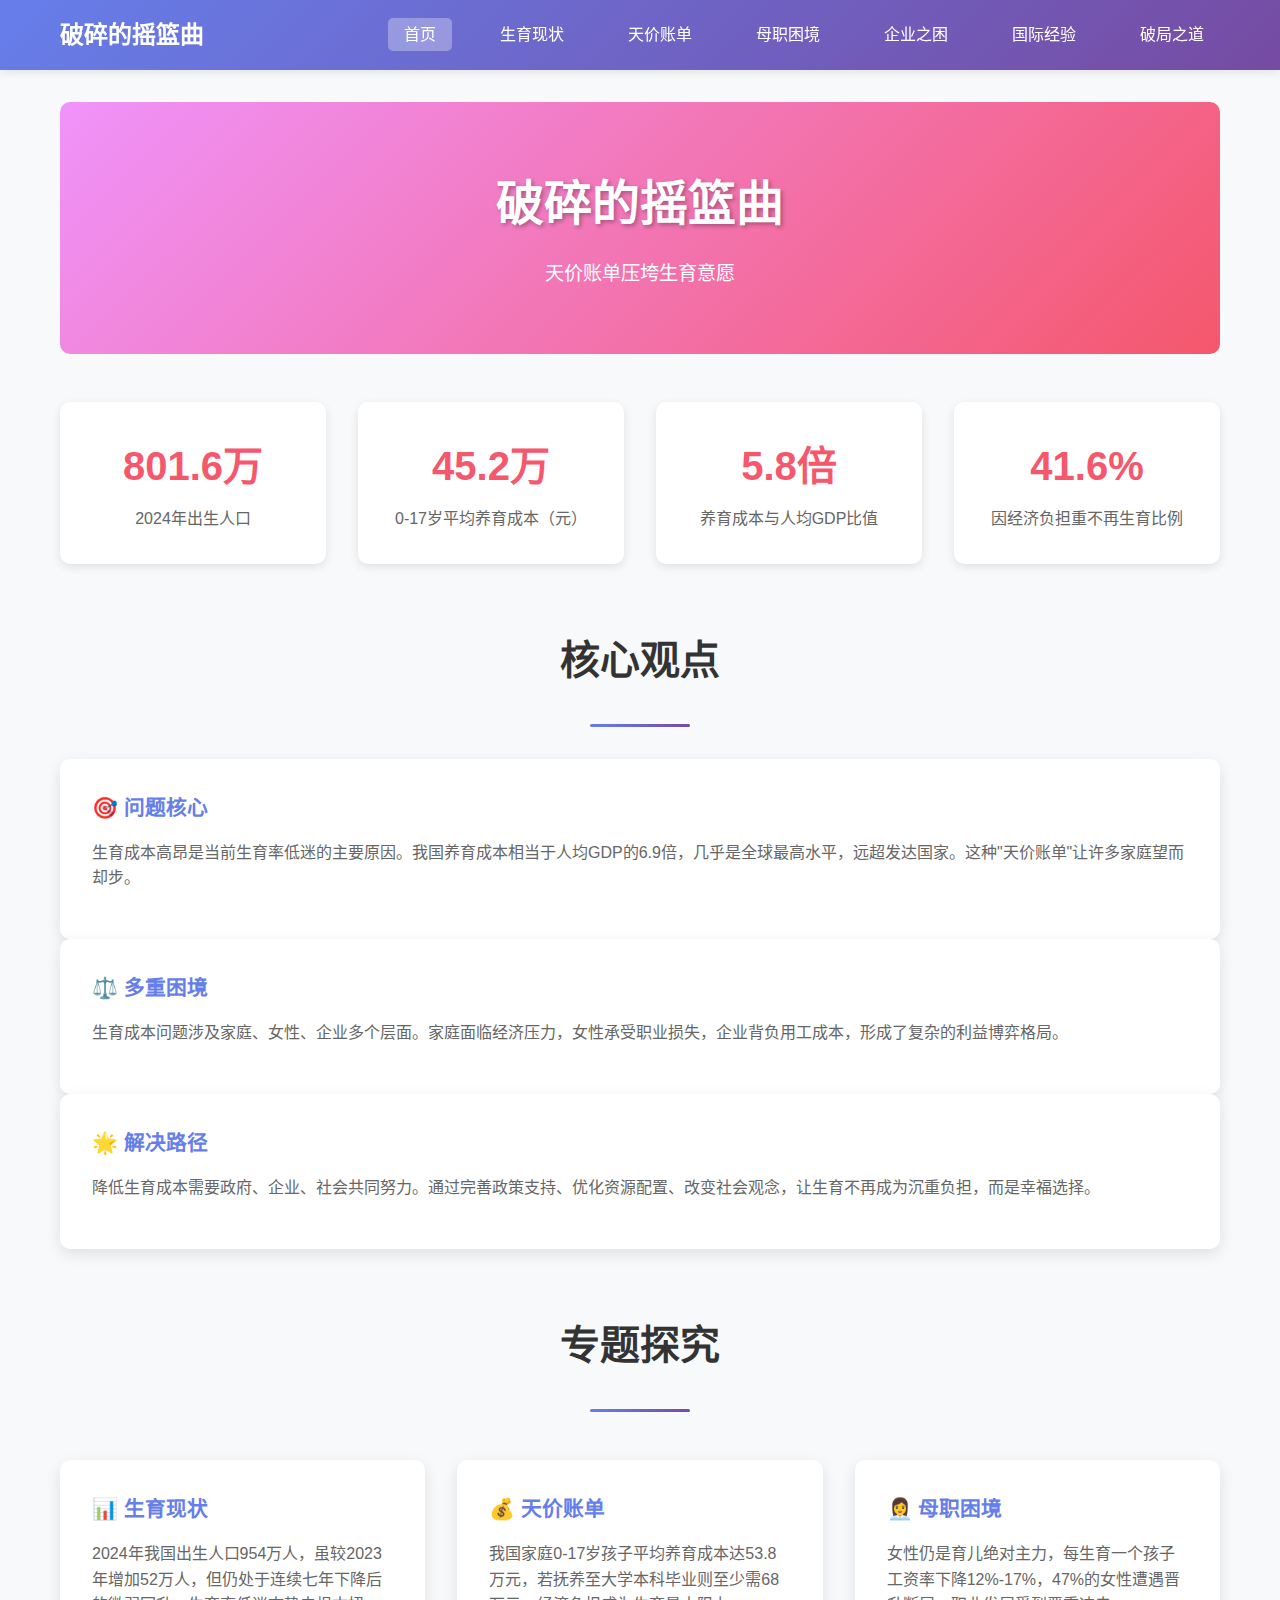
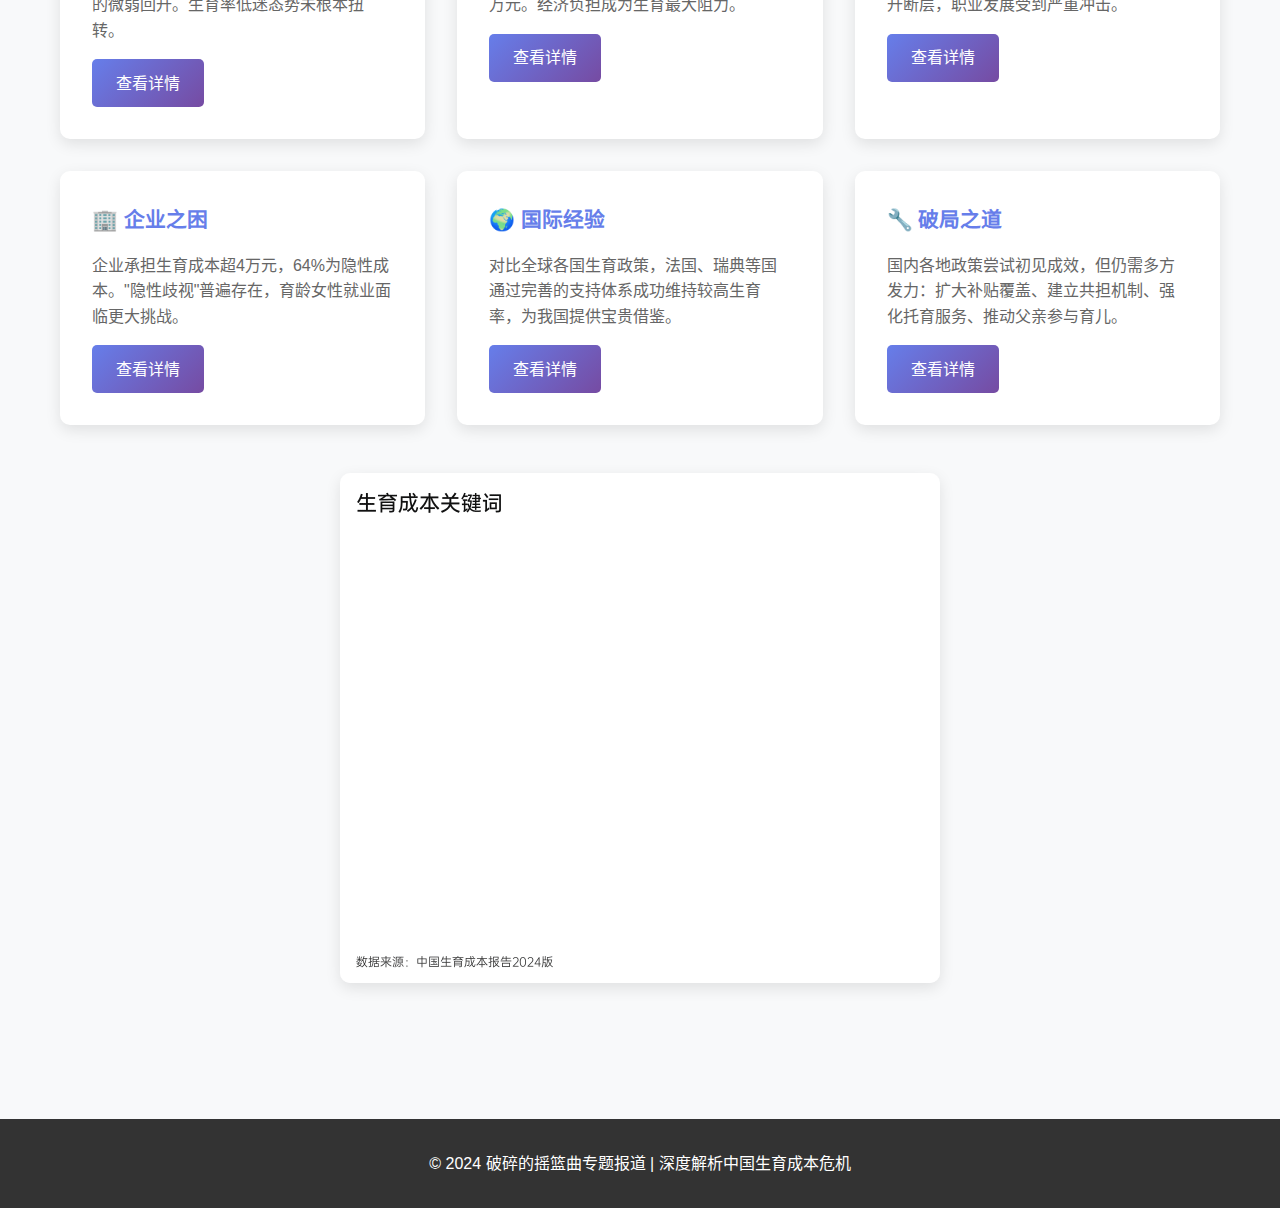
<file: index.html>
<!DOCTYPE html>
<html lang="zh-CN">
<head>
    <meta charset="UTF-8">
    <meta name="viewport" content="width=device-width, initial-scale=1.0">
    <title>破碎的摇篮曲：天价账单压垮生育意愿</title>
    <link rel="stylesheet" href="css/style.css">
</head>
<body>
    <!-- 导航栏 -->
    <nav class="navbar">
        <div class="nav-container">
            <a href="index.html" class="logo">破碎的摇篮曲</a>
            <ul class="nav-menu">
                <li><a href="index.html">首页</a></li>
                <li><a href="birth-status.html">生育现状</a></li>
                <li><a href="cost-analysis.html">天价账单</a></li>
                <li><a href="maternal-challenges.html">母职困境</a></li>
                <li><a href="enterprise-burden.html">企业之困</a></li>
                <li><a href="international-experience.html">国际经验</a></li>
                <li><a href="solutions.html">破局之道</a></li>
            </ul>
        </div>
    </nav>

    <!-- 主要内容 -->
    <main class="container">
        <!-- 英雄区域 -->
        <section class="hero">
            <h1>破碎的摇篮曲</h1>
            <p>天价账单压垮生育意愿</p>
        </section>

        <!-- 核心数据统计 -->
        <section class="stats">
            <div class="stat-item">
                <span class="stat-number">954万</span>
                <div class="stat-label">2024年出生人口</div>
            </div>
            <div class="stat-item">
                <span class="stat-number">53.8万</span>
                <div class="stat-label">0-17岁平均养育成本（元）</div>
            </div>
            <div class="stat-item">
                <span class="stat-number">6.9倍</span>
                <div class="stat-label">养育成本与人均GDP比值</div>
            </div>
            <div class="stat-item">
                <span class="stat-number">49.55%</span>
                <div class="stat-label">因经济负担重不再生育比例</div>
            </div>
        </section>

        <!-- 核心观点 -->
        <section style="margin: 4rem 0;">
            <h2 class="section-title">核心观点</h2>
            <hr class="divider">
            
            <div class="card">
                <h3>🎯 问题核心</h3>
                <p>生育成本高昂是当前生育率低迷的主要原因。我国养育成本相当于人均GDP的6.9倍，几乎是全球最高水平，远超发达国家。这种"天价账单"让许多家庭望而却步。</p>
            </div>

            <div class="card">
                <h3>⚖️ 多重困境</h3>
                <p>生育成本问题涉及家庭、女性、企业多个层面。家庭面临经济压力，女性承受职业损失，企业背负用工成本，形成了复杂的利益博弈格局。</p>
            </div>

            <div class="card">
                <h3>🌟 解决路径</h3>
                <p>降低生育成本需要政府、企业、社会共同努力。通过完善政策支持、优化资源配置、改变社会观念，让生育不再成为沉重负担，而是幸福选择。</p>
            </div>
        </section>

        <!-- 专题导航卡片 -->
        <h2 class="section-title">专题探究</h2>
        <hr class="divider">
        
        <div class="card-grid">
            <div class="card">
                <h3>📊 生育现状</h3>
                <p>2024年我国出生人口954万人，虽较2023年增加52万人，但仍处于连续七年下降后的微弱回升。生育率低迷态势未根本扭转。</p>
                <a href="birth-status.html" class="card-link">查看详情</a>
            </div>

            <div class="card">
                <h3>💰 天价账单</h3>
                <p>我国家庭0-17岁孩子平均养育成本达53.8万元，若抚养至大学本科毕业则至少需68万元。经济负担成为生育最大阻力。</p>
                <a href="cost-analysis.html" class="card-link">查看详情</a>
            </div>

            <div class="card">
                <h3>👩‍💼 母职困境</h3>
                <p>女性仍是育儿绝对主力，每生育一个孩子工资率下降12%-17%，47%的女性遭遇晋升断层，职业发展受到严重冲击。</p>
                <a href="maternal-challenges.html" class="card-link">查看详情</a>
            </div>

            <div class="card">
                <h3>🏢 企业之困</h3>
                <p>企业承担生育成本超4万元，64%为隐性成本。"隐性歧视"普遍存在，育龄女性就业面临更大挑战。</p>
                <a href="enterprise-burden.html" class="card-link">查看详情</a>
            </div>

            <div class="card">
                <h3>🌍 国际经验</h3>
                <p>对比全球各国生育政策，法国、瑞典等国通过完善的支持体系成功维持较高生育率，为我国提供宝贵借鉴。</p>
                <a href="international-experience.html" class="card-link">查看详情</a>
            </div>

            <div class="card">
                <h3>🔧 破局之道</h3>
                <p>国内各地政策尝试初见成效，但仍需多方发力：扩大补贴覆盖、建立共担机制、强化托育服务、推动父亲参与育儿。</p>
                <a href="solutions.html" class="card-link">查看详情</a>
            </div>


        </div>

        <!-- 图片展示 -->
        <div class="image-container">
            <img src="image/生育成本关键词GIF.gif" alt="生育成本关键词" style="max-width: 600px;">
        </div>
    </main>

    <!-- 页脚 -->
    <footer class="footer">
        <p>&copy; 2024 破碎的摇篮曲专题报道 | 深度解析中国生育成本危机</p>
    </footer>

    <script src="js/main.js"></script>
</body>
</html>
</file>
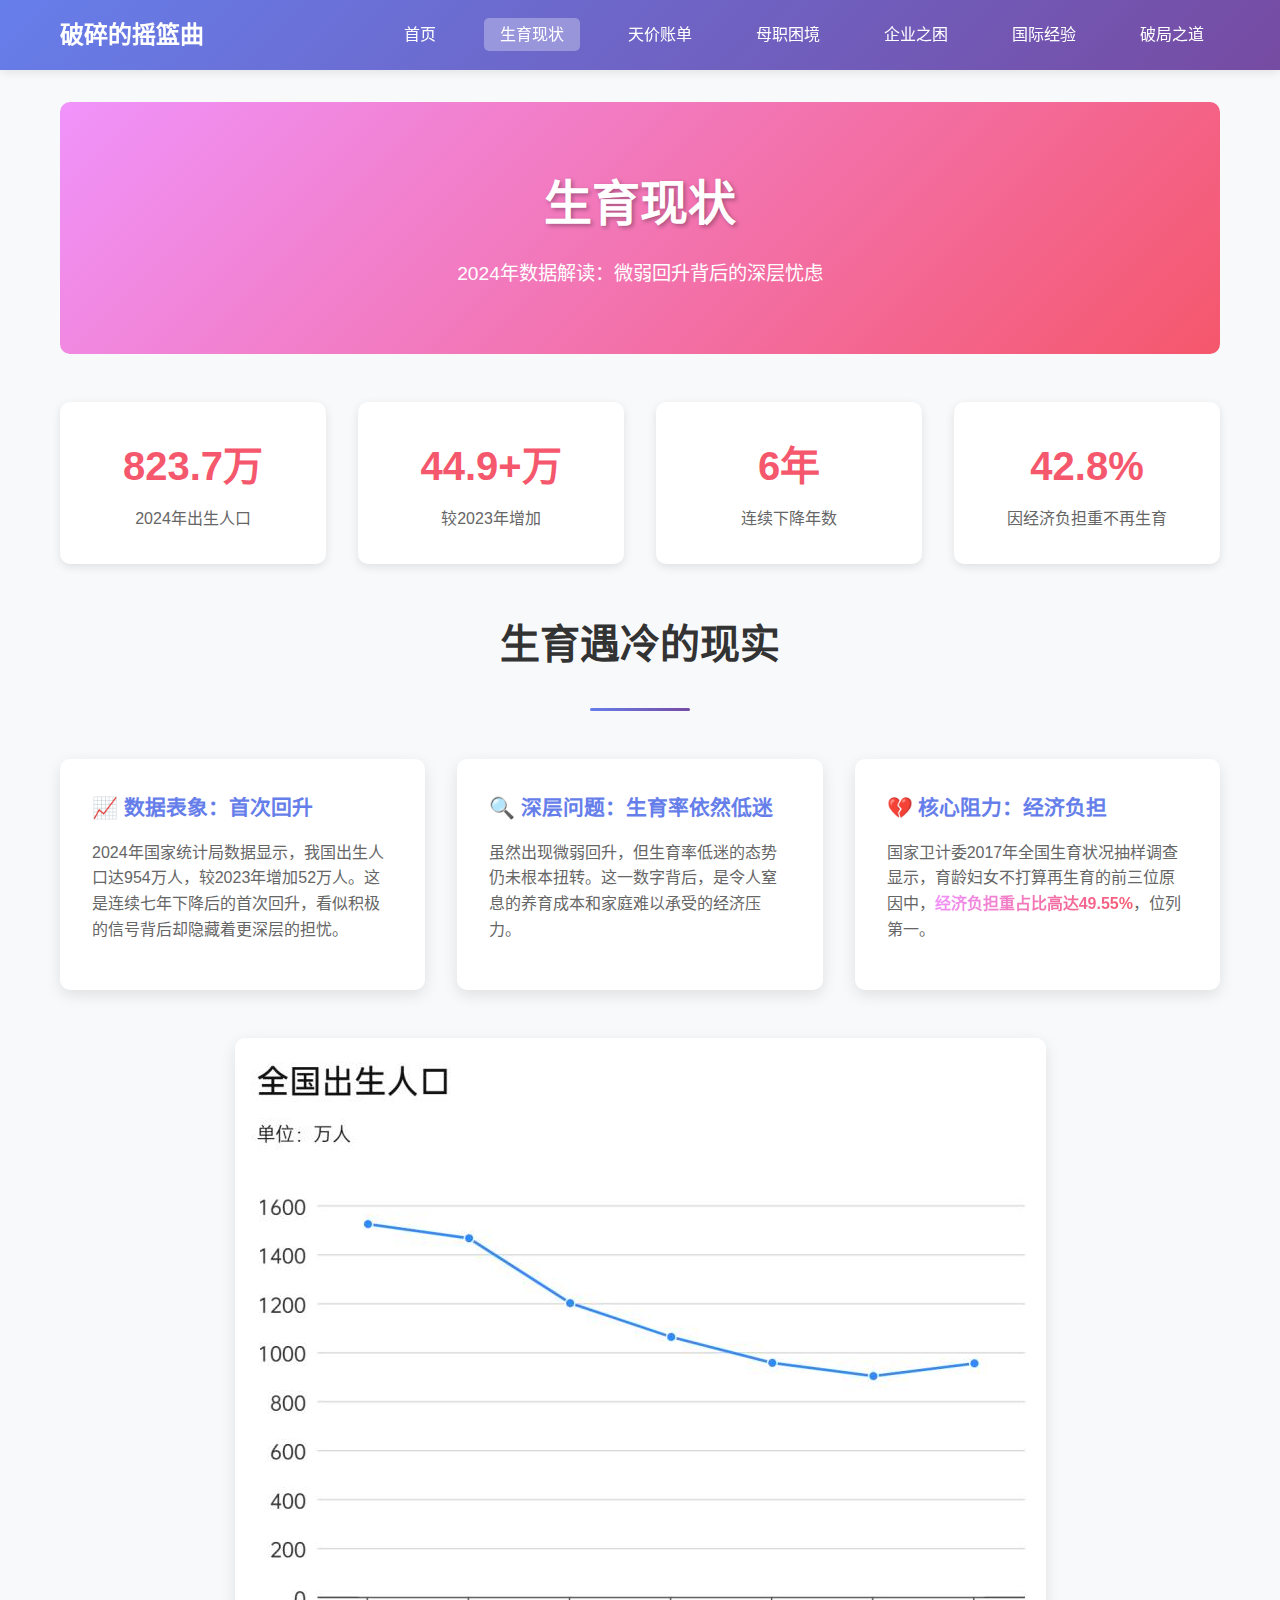
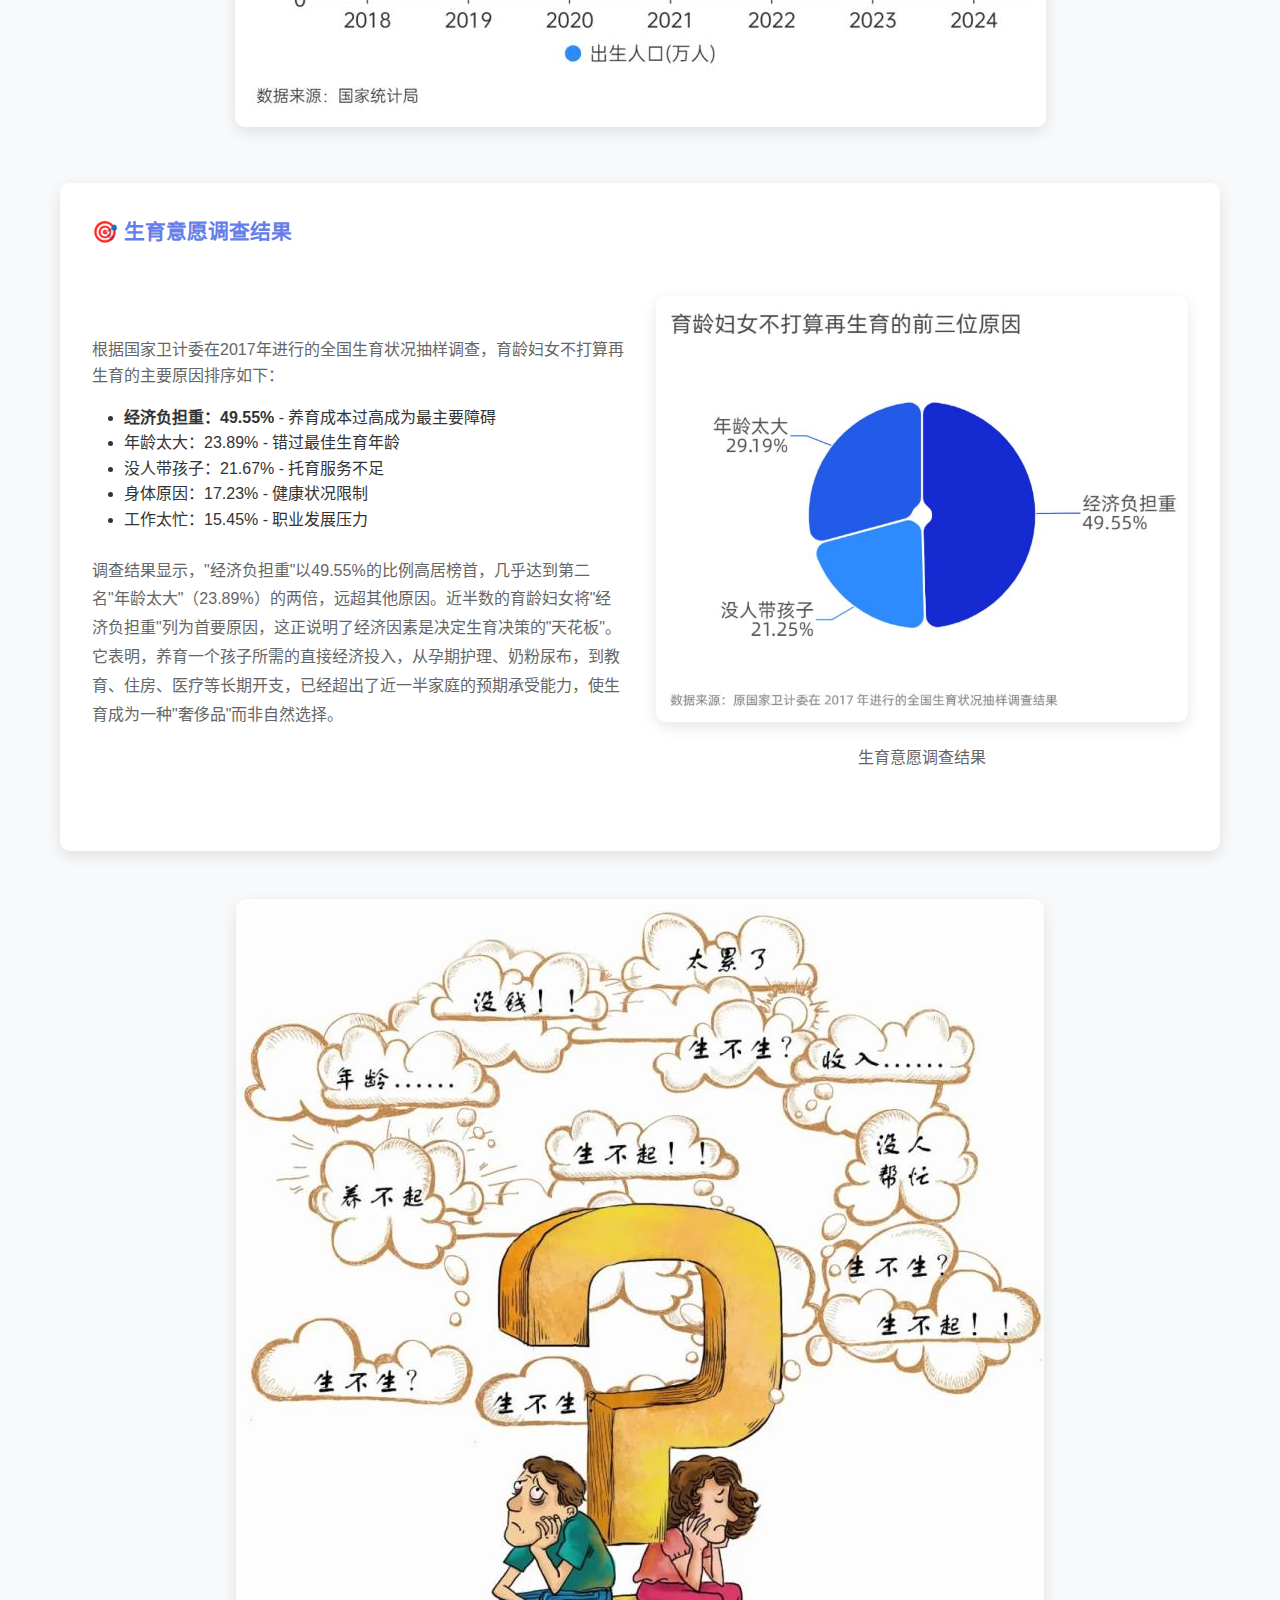
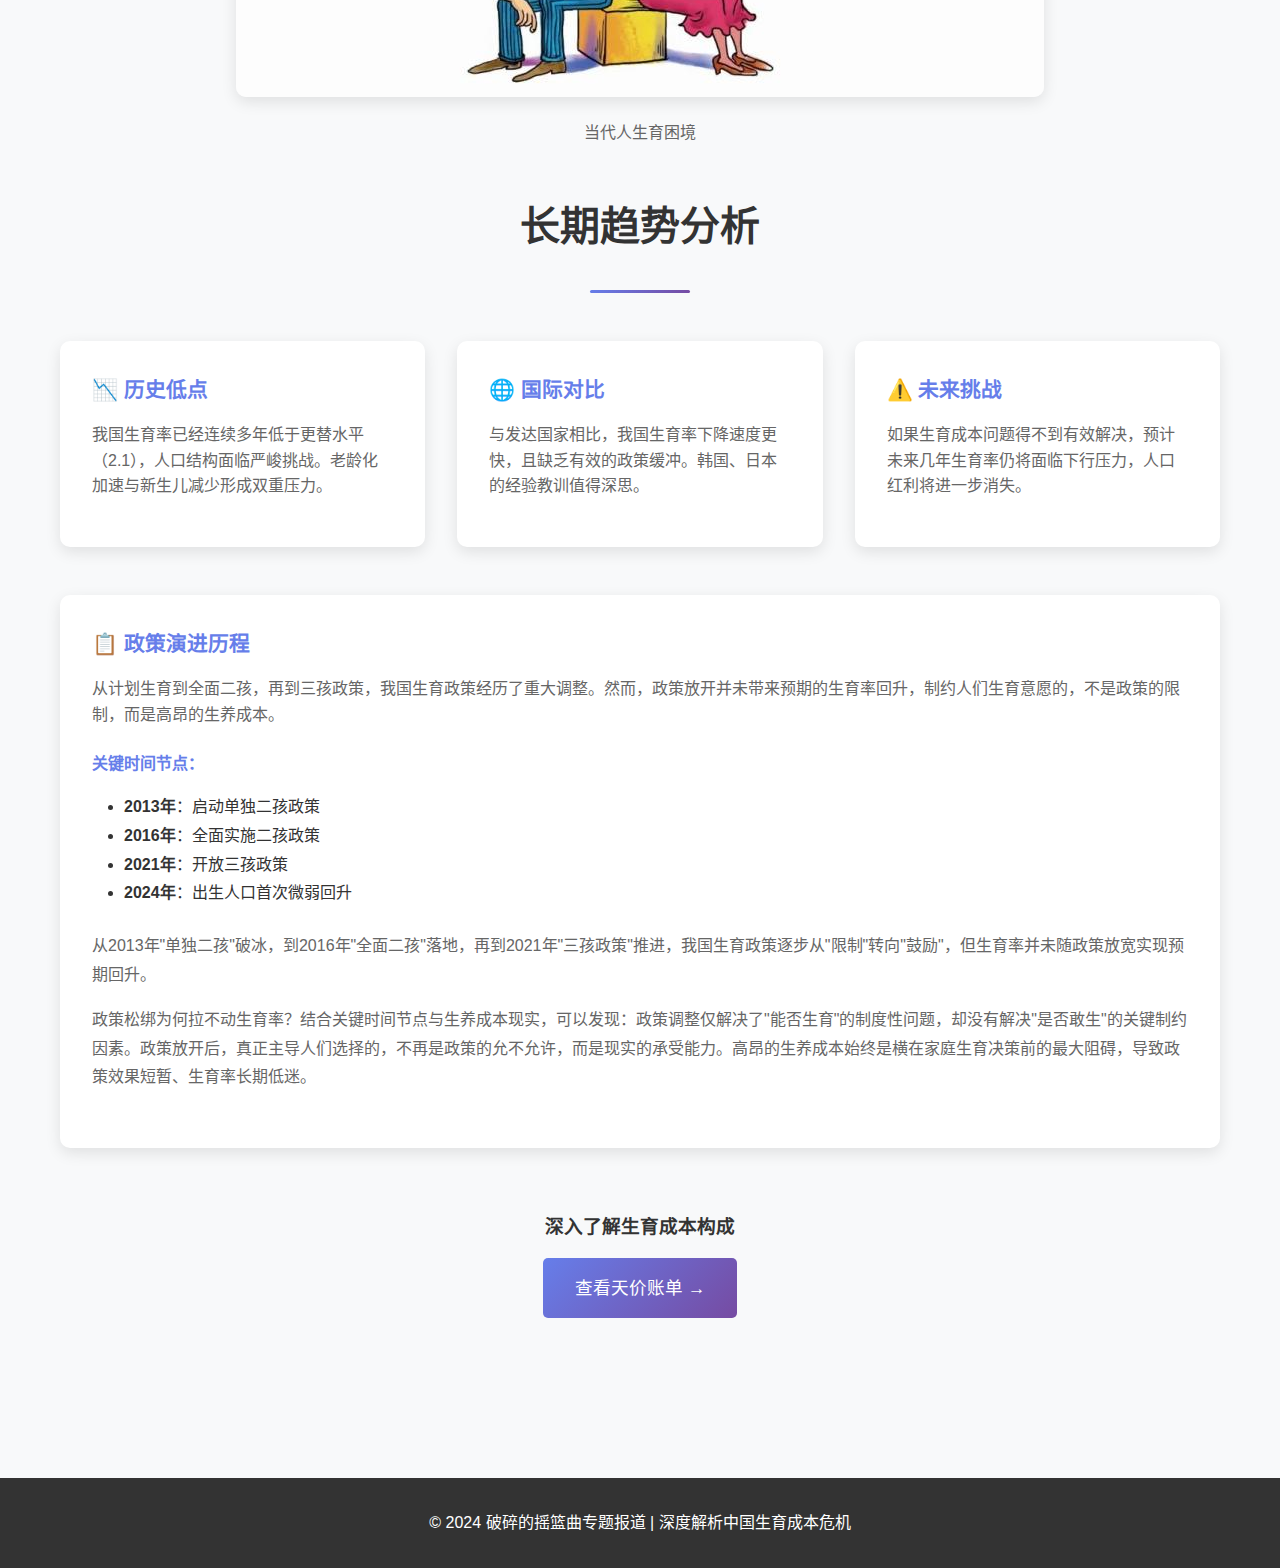
<file: birth-status.html>
<!DOCTYPE html>
<html lang="zh-CN">
<head>
    <meta charset="UTF-8">
    <meta name="viewport" content="width=device-width, initial-scale=1.0">
    <title>生育现状 - 破碎的摇篮曲</title>
    <link rel="stylesheet" href="css/style.css">
</head>
<body>
    <!-- 导航栏 -->
    <nav class="navbar">
        <div class="nav-container">
            <a href="index.html" class="logo">破碎的摇篮曲</a>
            <ul class="nav-menu">
                <li><a href="index.html">首页</a></li>
                <li><a href="birth-status.html">生育现状</a></li>
                <li><a href="cost-analysis.html">天价账单</a></li>
                <li><a href="maternal-challenges.html">母职困境</a></li>
                <li><a href="enterprise-burden.html">企业之困</a></li>
                <li><a href="international-experience.html">国际经验</a></li>
                <li><a href="solutions.html">破局之道</a></li>
            </ul>
        </div>
    </nav>

    <!-- 主要内容 -->
    <main class="container">
        <!-- 页面标题 -->
        <section class="hero">
            <h1>生育现状</h1>
            <p>2024年数据解读：微弱回升背后的深层忧虑</p>
        </section>

        <!-- 核心数据 -->
        <section class="stats">
            <div class="stat-item">
                <span class="stat-number">954万</span>
                <div class="stat-label">2024年出生人口</div>
            </div>
            <div class="stat-item">
                <span class="stat-number">+52万</span>
                <div class="stat-label">较2023年增加</div>
            </div>
            <div class="stat-item">
                <span class="stat-number">7年</span>
                <div class="stat-label">连续下降年数</div>
            </div>
            <div class="stat-item">
                <span class="stat-number">49.55%</span>
                <div class="stat-label">因经济负担重不再生育</div>
            </div>
        </section>

        <!-- 详细分析 -->
        <h2 class="section-title">生育遇冷的现实</h2>
        <hr class="divider">

        <div class="card-grid">
            <div class="card">
                <h3>📈 数据表象：首次回升</h3>
                <p>2024年国家统计局数据显示，我国出生人口达954万人，较2023年增加52万人。这是连续七年下降后的首次回升，看似积极的信号背后却隐藏着更深层的担忧。</p>
            </div>

            <div class="card">
                <h3>🔍 深层问题：生育率依然低迷</h3>
                <p>虽然出现微弱回升，但生育率低迷的态势仍未根本扭转。这一数字背后，是令人窒息的养育成本和家庭难以承受的经济压力。</p>
            </div>

            <div class="card">
                <h3>💔 核心阻力：经济负担</h3>
                <p>国家卫计委2017年全国生育状况抽样调查显示，育龄妇女不打算再生育的前三位原因中，<span class="highlight">经济负担重占比高达49.55%</span>，位列第一。</p>
            </div>
        </div>

        <!-- 图表展示 -->
        <div class="image-container">
            <img src="image/图片1.png" alt="生育率变化趋势图" style="max-width: 100%;">
        </div>

        <!-- 详细内容 -->
        <section style="margin: 3rem 0;">
            <div class="card">
                <h3>🎯 生育意愿调查结果</h3>
                <div style="display: grid; grid-template-columns: 1fr 1fr; gap: 2rem; align-items: center;" class="survey-content" id="survey-grid">
                    <div>
                        <p>根据国家卫计委在2017年进行的全国生育状况抽样调查，育龄妇女不打算再生育的主要原因排序如下：</p>
                        <ul style="margin: 1rem 0; padding-left: 2rem;">
                            <li><strong>经济负担重：49.55%</strong> - 养育成本过高成为最主要障碍</li>
                            <li>年龄太大：23.89% - 错过最佳生育年龄</li>
                            <li>没人带孩子：21.67% - 托育服务不足</li>
                            <li>身体原因：17.23% - 健康状况限制</li>
                            <li>工作太忙：15.45% - 职业发展压力</li>
                        </ul>
                        <p style="margin-top: 1.5rem; line-height: 1.8;">调查结果显示，"经济负担重"以49.55%的比例高居榜首，几乎达到第二名"年龄太大"（23.89%）的两倍，远超其他原因。近半数的育龄妇女将"经济负担重"列为首要原因，这正说明了经济因素是决定生育决策的"天花板"。它表明，养育一个孩子所需的直接经济投入，从孕期护理、奶粉尿布，到教育、住房、医疗等长期开支，已经超出了近一半家庭的预期承受能力，使生育成为一种"奢侈品"而非自然选择。</p>
                    </div>
                    <div class="image-container">
                        <img src="image/图片3.png" alt="生育意愿调查饼状图" style="max-width: 100%;">
                        <p style="text-align: center; color: #666; margin-top: 1rem;">生育意愿调查结果</p>
                    </div>
                </div>
            </div>
        </section>

        <div class="image-container">
            <img src="image/图片2.png" alt="当代人生育困境" style="max-width: 100%;">
            <p style="text-align: center; color: #666; margin-top: 1rem;">当代人生育困境</p>
        </div>

        <!-- 趋势分析 -->
        <section style="margin: 3rem 0;">
            <h2 class="section-title">长期趋势分析</h2>
            <hr class="divider">
            
            <div class="card-grid">
                <div class="card">
                    <h3>📉 历史低点</h3>
                    <p>我国生育率已经连续多年低于更替水平（2.1），人口结构面临严峻挑战。老龄化加速与新生儿减少形成双重压力。</p>
                </div>

                <div class="card">
                    <h3>🌐 国际对比</h3>
                    <p>与发达国家相比，我国生育率下降速度更快，且缺乏有效的政策缓冲。韩国、日本的经验教训值得深思。</p>
                </div>

                <div class="card">
                    <h3>⚠️ 未来挑战</h3>
                    <p>如果生育成本问题得不到有效解决，预计未来几年生育率仍将面临下行压力，人口红利将进一步消失。</p>
                </div>
            </div>
        </section>

        <!-- 政策背景 -->
        <section style="margin: 3rem 0;">
            <div class="card">
                <h3>📋 政策演进历程</h3>
                <p>从计划生育到全面二孩，再到三孩政策，我国生育政策经历了重大调整。然而，政策放开并未带来预期的生育率回升，制约人们生育意愿的，不是政策的限制，而是高昂的生养成本。</p>
                
                <div style="margin: 1.5rem 0;">
                    <h4 style="color: #667eea; margin-bottom: 1rem;">关键时间节点：</h4>
                    <ul style="padding-left: 2rem; line-height: 1.8;">
                        <li><strong>2013年</strong>：启动单独二孩政策</li>
                        <li><strong>2016年</strong>：全面实施二孩政策</li>
                        <li><strong>2021年</strong>：开放三孩政策</li>
                        <li><strong>2024年</strong>：出生人口首次微弱回升</li>
                    </ul>
                    <p style="margin-top: 1.5rem; line-height: 1.8;">从2013年"单独二孩"破冰，到2016年"全面二孩"落地，再到2021年"三孩政策"推进，我国生育政策逐步从"限制"转向"鼓励"，但生育率并未随政策放宽实现预期回升。</p>
                    <p style="margin-top: 1rem; line-height: 1.8;">政策松绑为何拉不动生育率？结合关键时间节点与生养成本现实，可以发现：政策调整仅解决了"能否生育"的制度性问题，却没有解决"是否敢生"的关键制约因素。政策放开后，真正主导人们选择的，不再是政策的允不允许，而是现实的承受能力。高昂的生养成本始终是横在家庭生育决策前的最大阻碍，导致政策效果短暂、生育率长期低迷。</p>
                </div>
            </div>
        </section>



        <!-- 导航到下一页 -->
        <section style="text-align: center; margin: 4rem 0;">
            <h3 style="margin-bottom: 1rem;">深入了解生育成本构成</h3>
            <a href="cost-analysis.html" class="card-link" style="font-size: 1.1rem; padding: 1rem 2rem;">
                查看天价账单 →
            </a>
        </section>
    </main>

    <!-- 页脚 -->
    <footer class="footer">
        <p>&copy; 2024 破碎的摇篮曲专题报道 | 深度解析中国生育成本危机</p>
    </footer>

    <script src="js/main.js"></script>
</body>
</html>
</file>
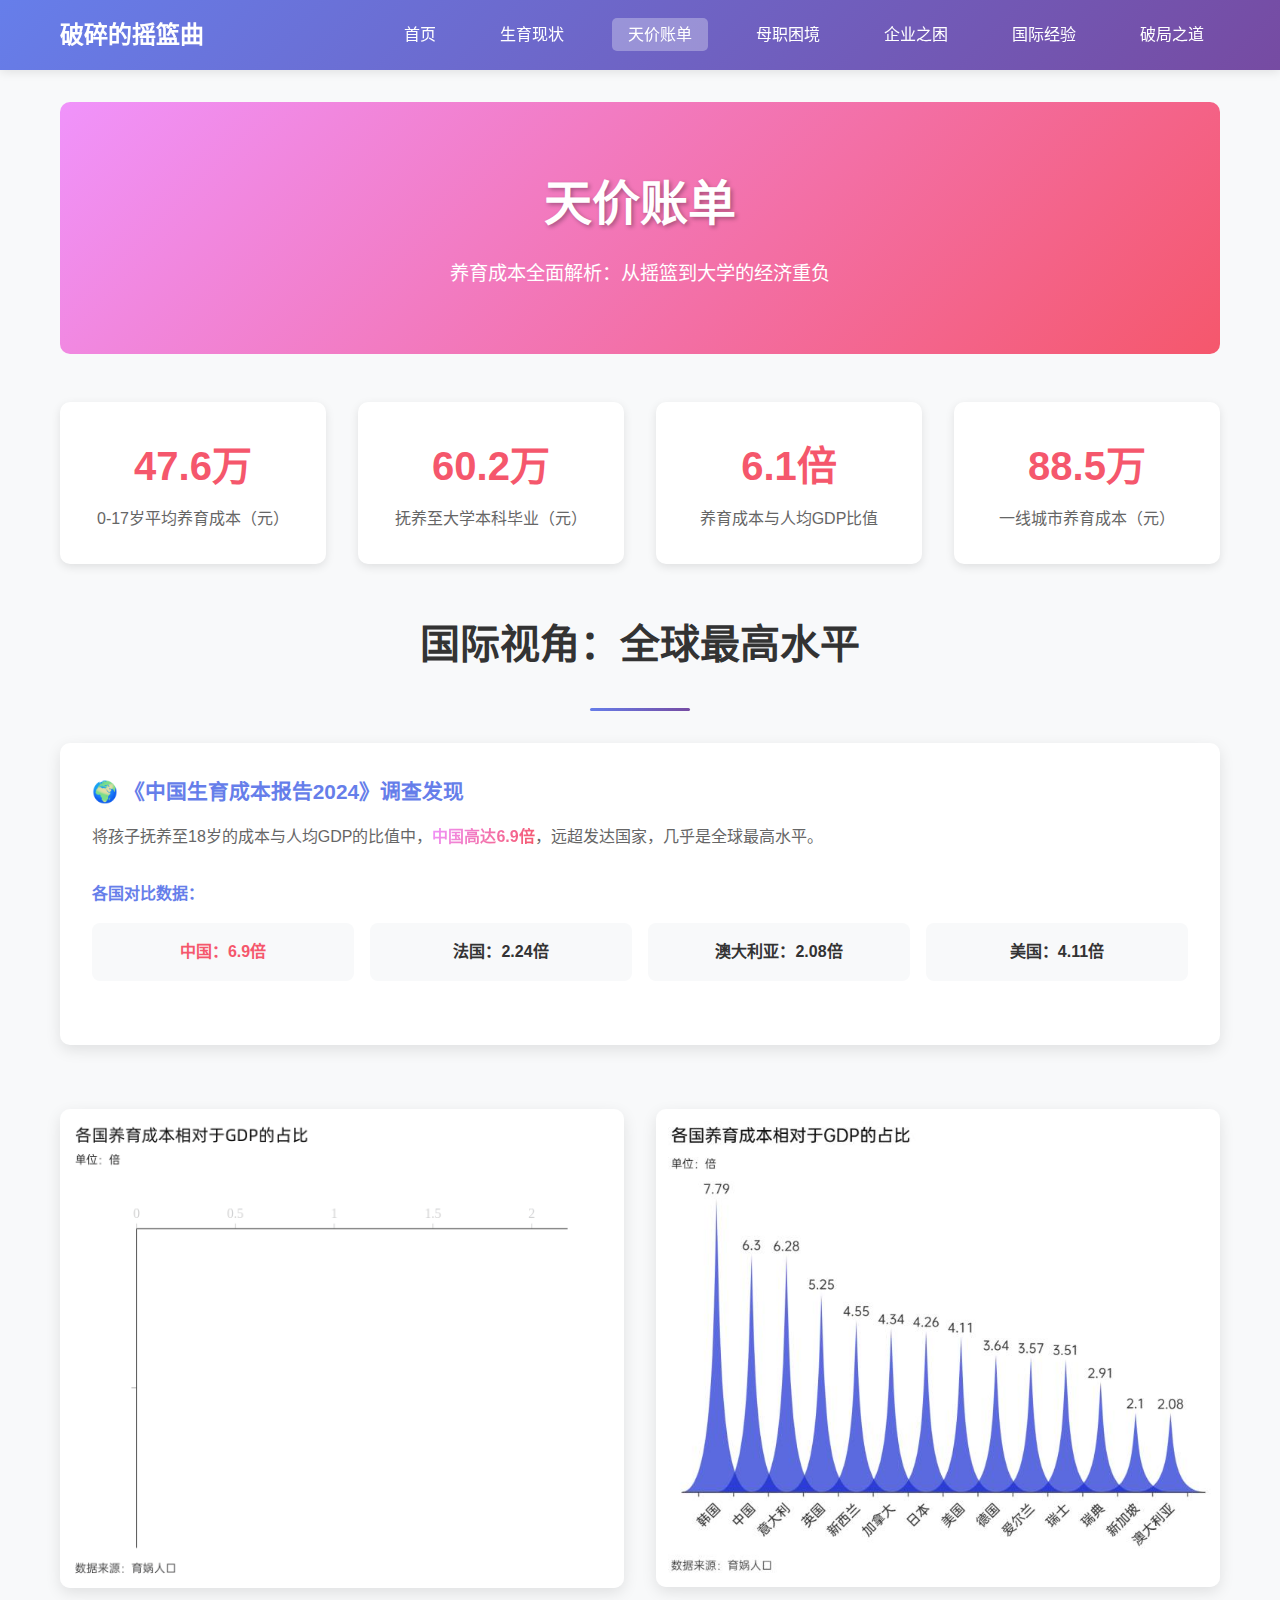
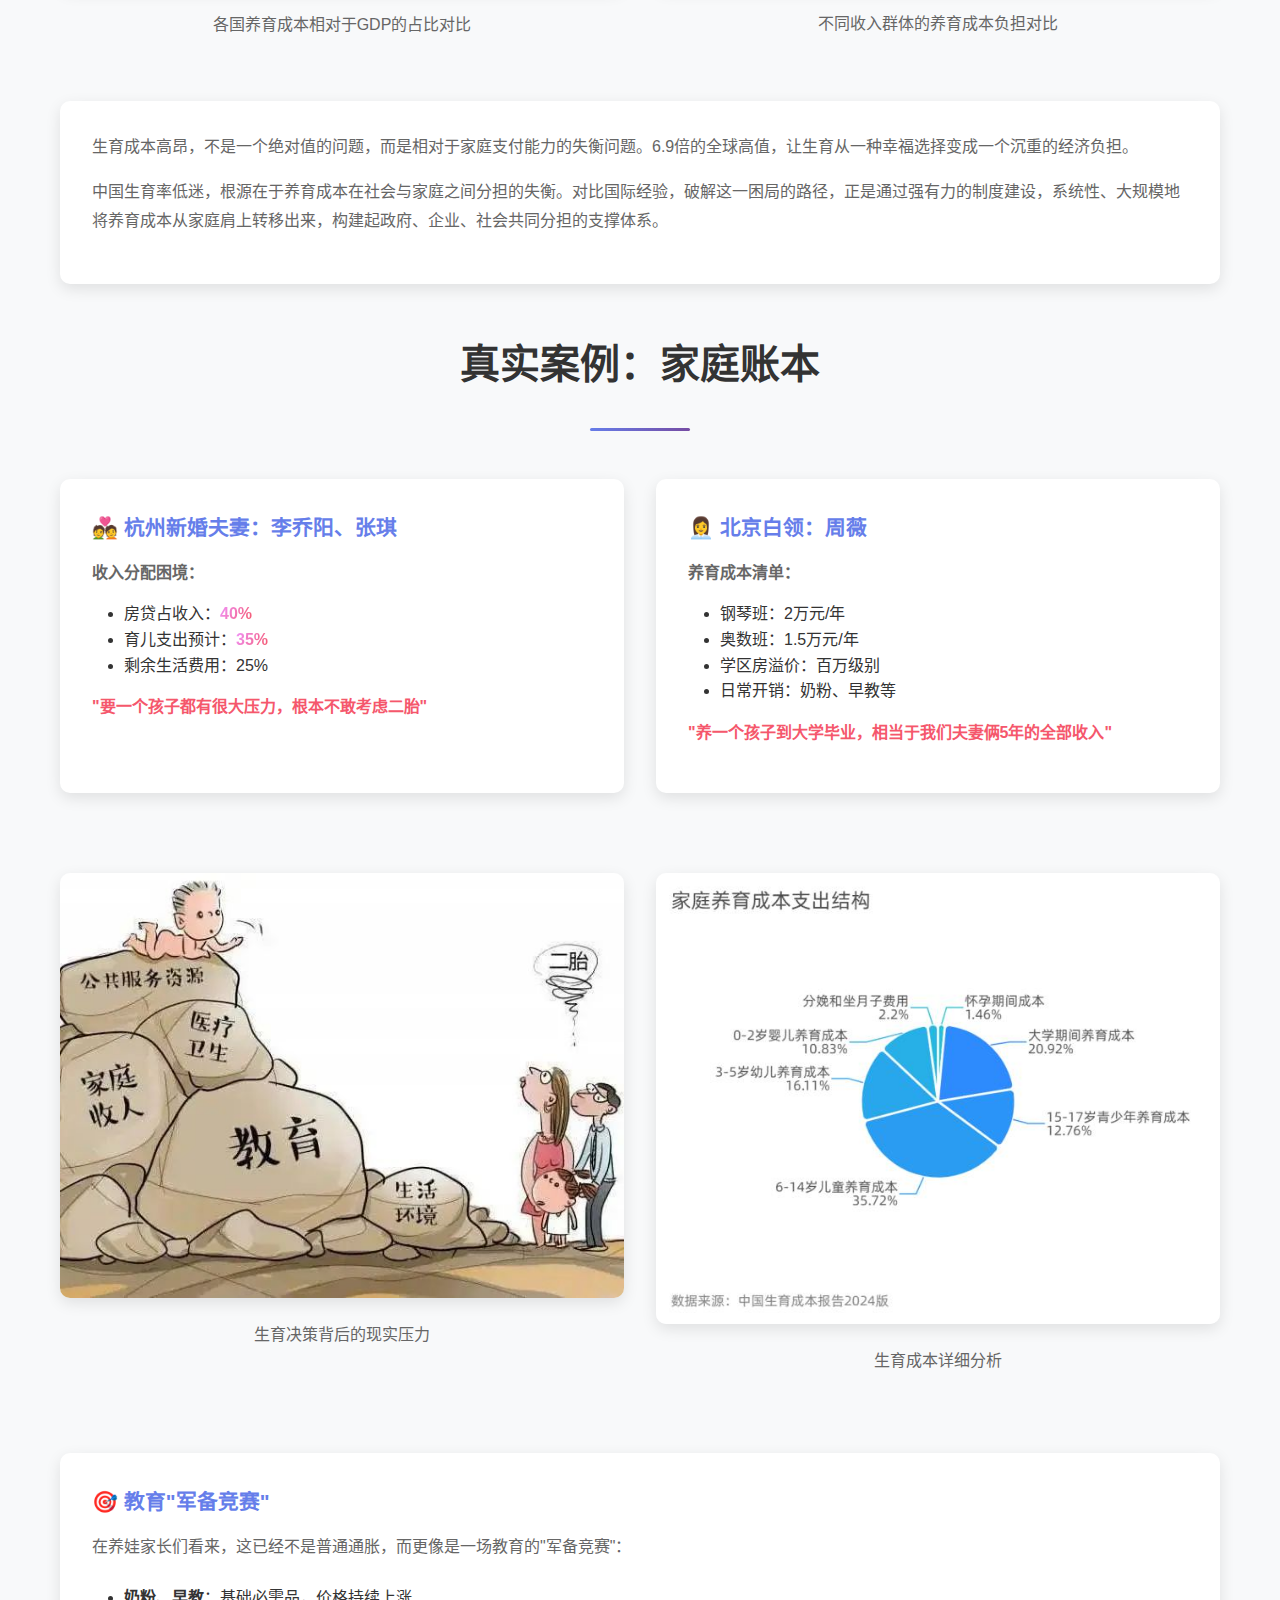
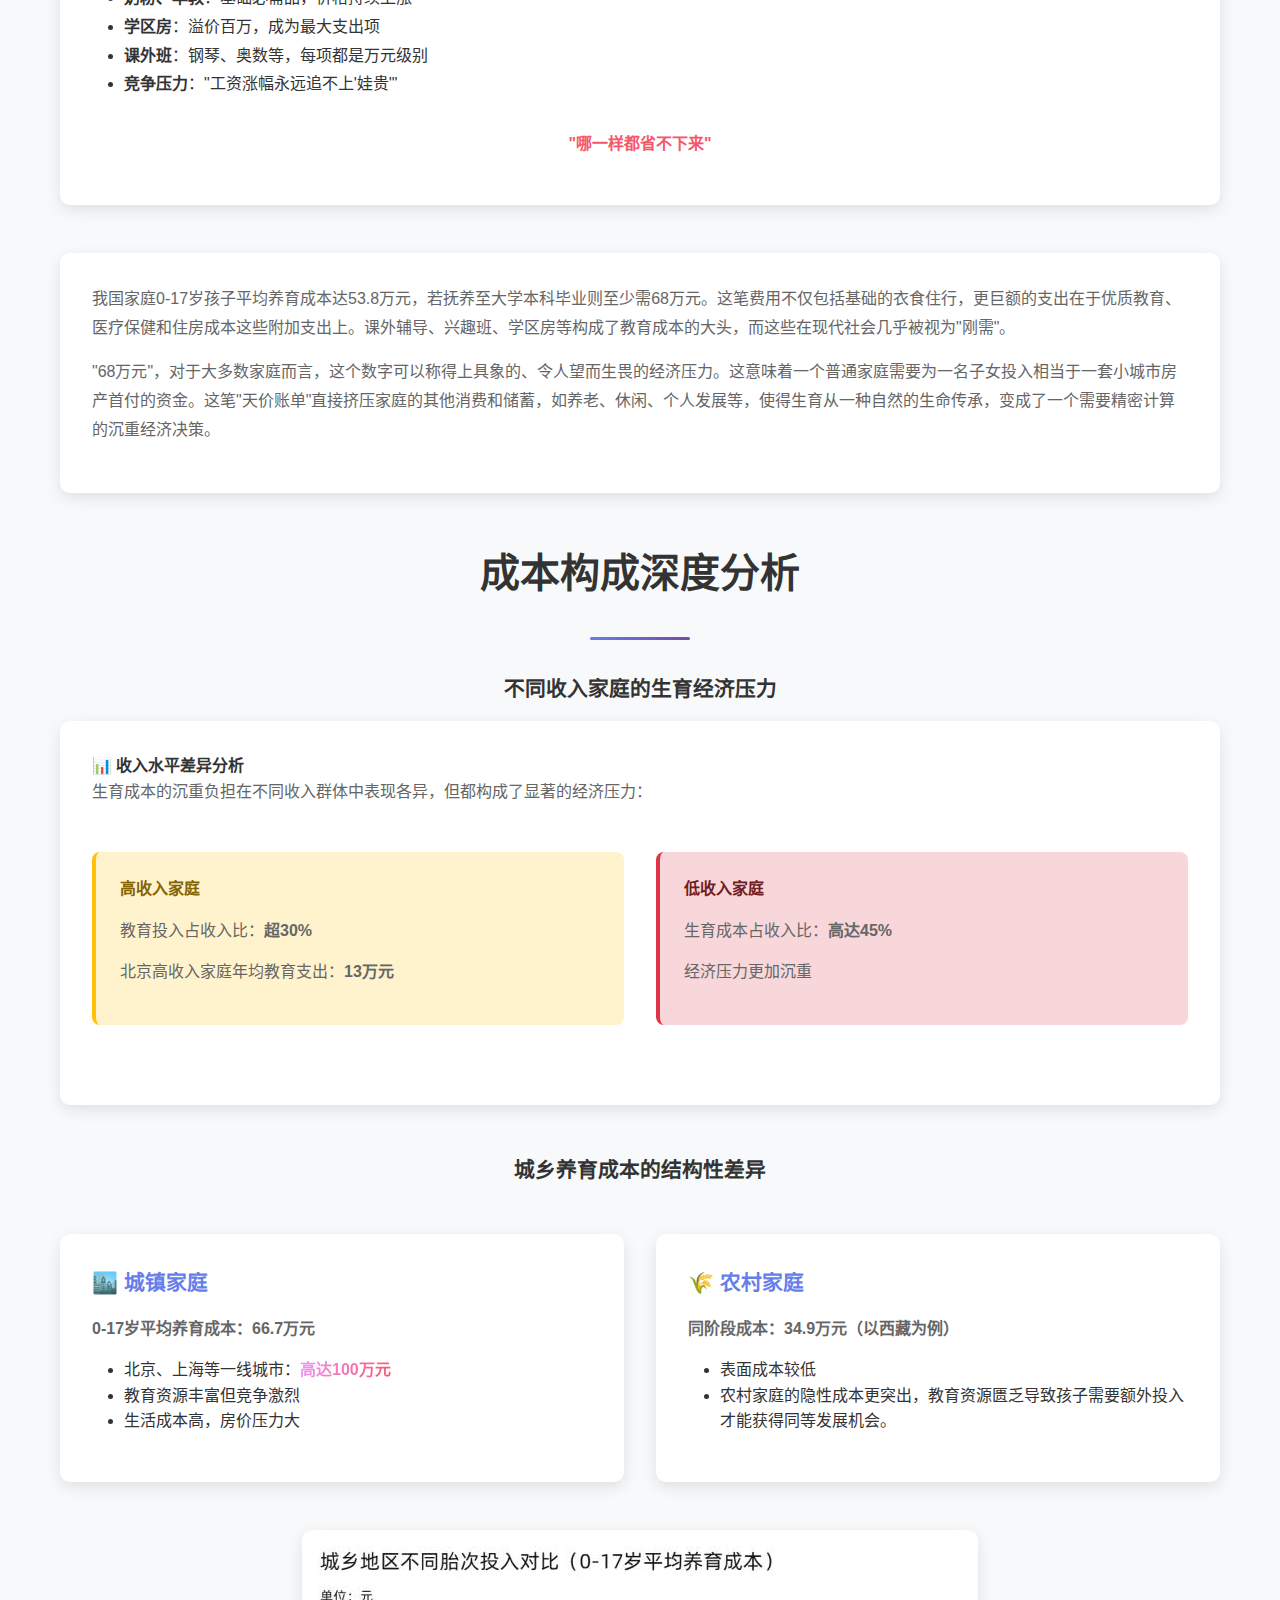
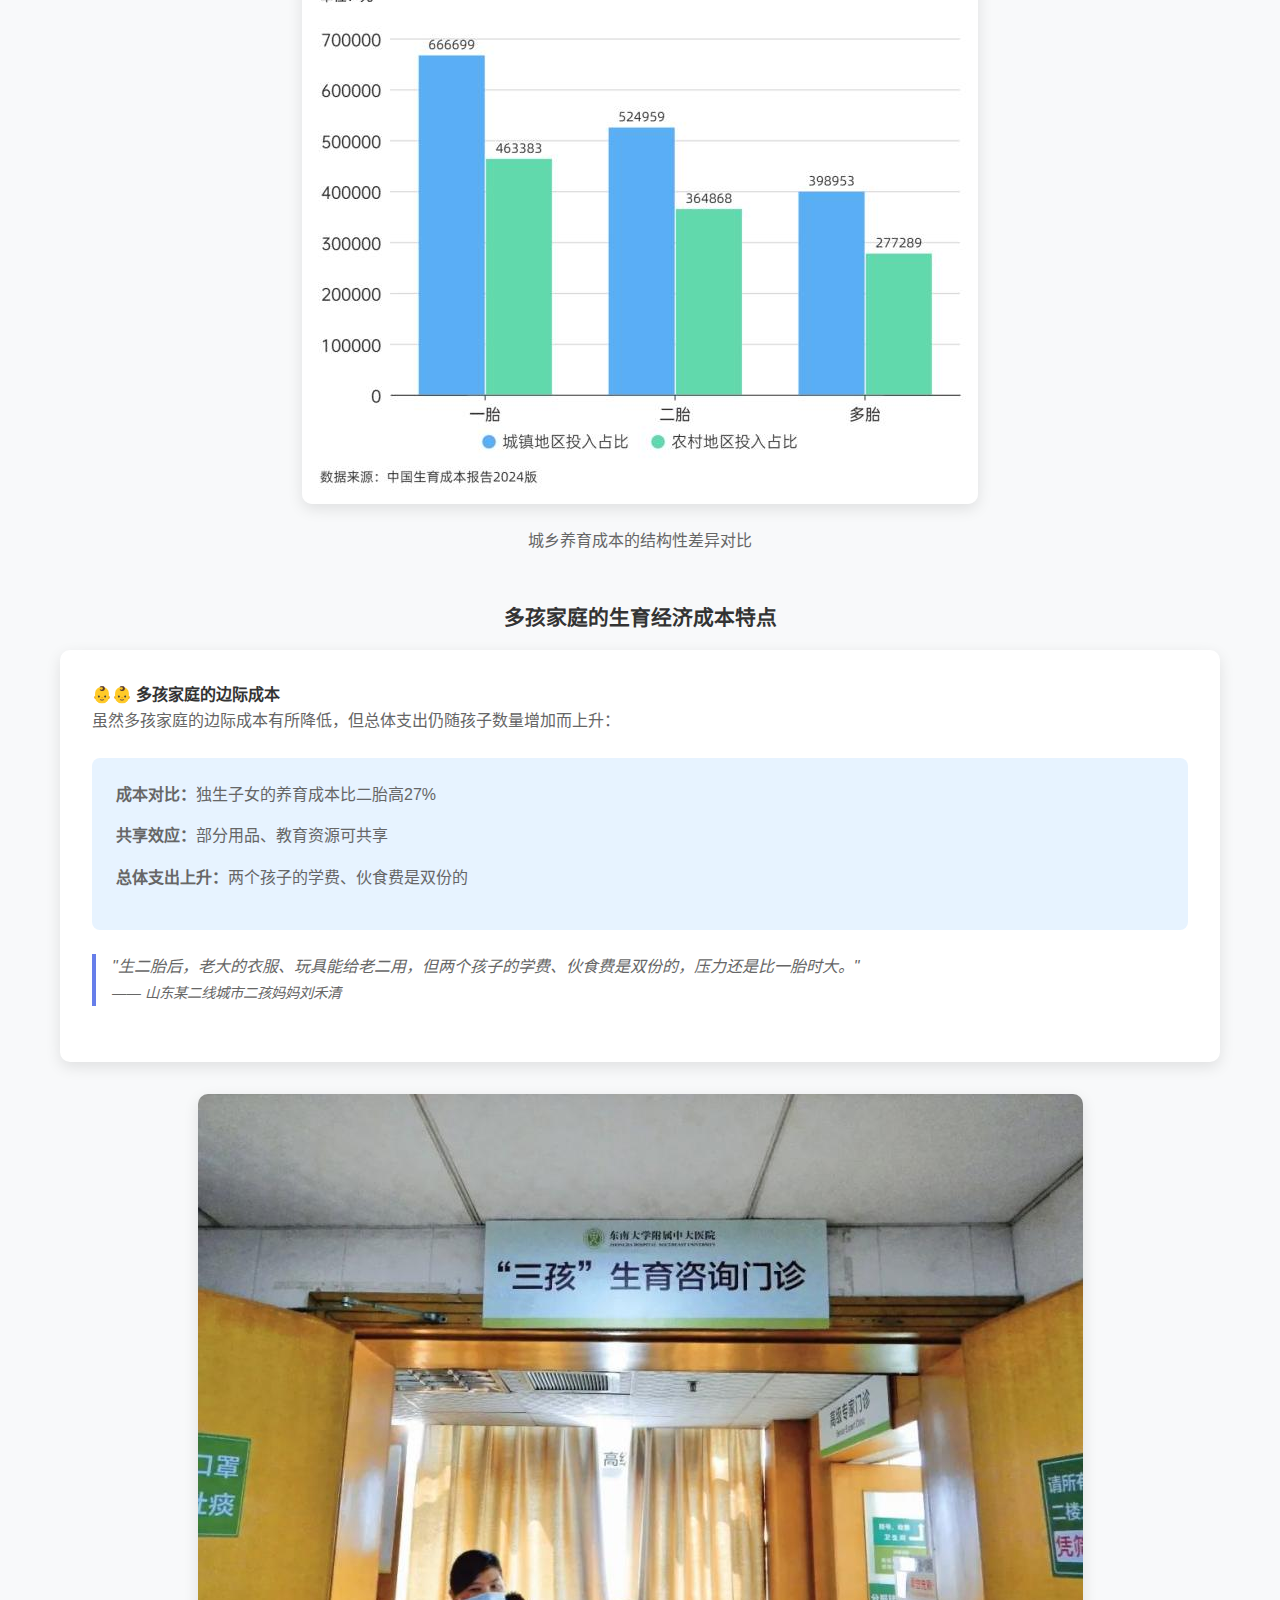
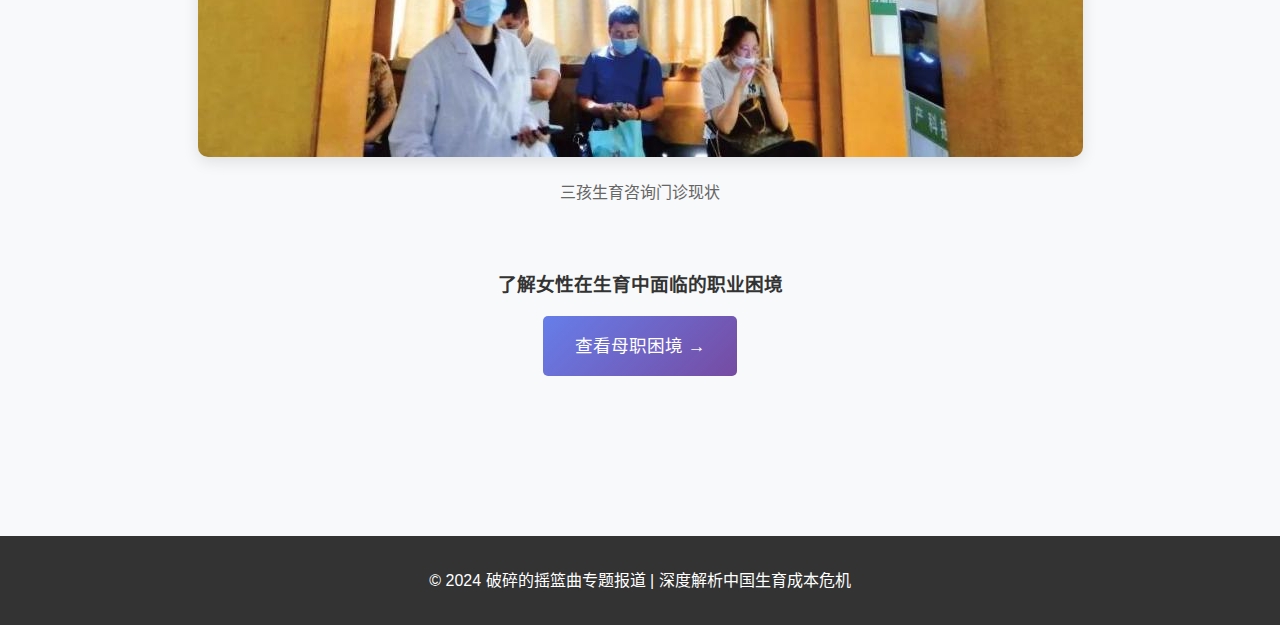
<file: cost-analysis.html>
<!DOCTYPE html>
<html lang="zh-CN">
<head>
    <meta charset="UTF-8">
    <meta name="viewport" content="width=device-width, initial-scale=1.0">
    <title>天价账单 - 破碎的摇篮曲</title>
    <link rel="stylesheet" href="css/style.css">
</head>
<body>
    <!-- 导航栏 -->
    <nav class="navbar">
        <div class="nav-container">
            <a href="index.html" class="logo">破碎的摇篮曲</a>
            <ul class="nav-menu">
                <li><a href="index.html">首页</a></li>
                <li><a href="birth-status.html">生育现状</a></li>
                <li><a href="cost-analysis.html">天价账单</a></li>
                <li><a href="maternal-challenges.html">母职困境</a></li>
                <li><a href="enterprise-burden.html">企业之困</a></li>
                <li><a href="international-experience.html">国际经验</a></li>
                <li><a href="solutions.html">破局之道</a></li>
            </ul>
        </div>
    </nav>

    <!-- 主要内容 -->
    <main class="container">
        <!-- 页面标题 -->
        <section class="hero">
            <h1>天价账单</h1>
            <p>养育成本全面解析：从摇篮到大学的经济重负</p>
        </section>

        <!-- 核心数据 -->
        <section class="stats">
            <div class="stat-item">
                <span class="stat-number">53.8万</span>
                <div class="stat-label">0-17岁平均养育成本（元）</div>
            </div>
            <div class="stat-item">
                <span class="stat-number">68万</span>
                <div class="stat-label">抚养至大学本科毕业（元）</div>
            </div>
            <div class="stat-item">
                <span class="stat-number">6.9倍</span>
                <div class="stat-label">养育成本与人均GDP比值</div>
            </div>
            <div class="stat-item">
                <span class="stat-number">100万</span>
                <div class="stat-label">一线城市养育成本（元）</div>
            </div>
        </section>

        <!-- 国际对比 -->
        <h2 class="section-title">国际视角：全球最高水平</h2>
        <hr class="divider">

        <div class="card">
            <h3>🌍 《中国生育成本报告2024》调查发现</h3>
            <p>将孩子抚养至18岁的成本与人均GDP的比值中，<span class="highlight">中国高达6.9倍</span>，远超发达国家，几乎是全球最高水平。</p>
            
            <div style="margin: 2rem 0;">
                <h4 style="color: #667eea; margin-bottom: 1rem;">各国对比数据：</h4>
                <div style="display: grid; grid-template-columns: repeat(auto-fit, minmax(200px, 1fr)); gap: 1rem;">
                    <div style="background: #f8f9fa; padding: 1rem; border-radius: 8px; text-align: center;">
                        <strong style="color: #f5576c;">中国：6.9倍</strong>
                    </div>
                    <div style="background: #f8f9fa; padding: 1rem; border-radius: 8px; text-align: center;">
                        <strong>法国：2.24倍</strong>
                    </div>
                    <div style="background: #f8f9fa; padding: 1rem; border-radius: 8px; text-align: center;">
                        <strong>澳大利亚：2.08倍</strong>
                    </div>
                    <div style="background: #f8f9fa; padding: 1rem; border-radius: 8px; text-align: center;">
                        <strong>美国：4.11倍</strong>
                    </div>
                </div>
            </div>
        </div>

        <!-- 并列显示两个图表 -->
        <div style="display: flex; gap: 2rem; margin: 2rem 0; align-items: flex-start; flex-wrap: wrap;">
            <div class="image-container" style="flex: 1; min-width: 400px;">
                <img src="image/各国养育成本相对于GDP的占比-GIF (2).gif" alt="各国养育成本对比" style="max-width: 100%; width: 100%;">
                <p style="text-align: center; color: #666; margin-top: 1rem;">各国养育成本相对于GDP的占比对比</p>
            </div>
            <div class="image-container" style="flex: 1; min-width: 400px;">
                <img src="image/图片5.png" alt="不同收入群体养育负担" style="max-width: 100%; width: 100%;">
                <p style="text-align: center; color: #666; margin-top: 1rem;">不同收入群体的养育成本负担对比</p>
            </div>
        </div>

        <div class="card" style="margin: 2rem 0;">
            <p style="line-height: 1.8;">生育成本高昂，不是一个绝对值的问题，而是相对于家庭支付能力的失衡问题。6.9倍的全球高值，让生育从一种幸福选择变成一个沉重的经济负担。</p>
            <p style="margin-top: 1rem; line-height: 1.8;">中国生育率低迷，根源在于养育成本在社会与家庭之间分担的失衡。对比国际经验，破解这一困局的路径，正是通过强有力的制度建设，系统性、大规模地将养育成本从家庭肩上转移出来，构建起政府、企业、社会共同分担的支撑体系。</p>
        </div>

        <!-- 真实案例 -->
        <h2 class="section-title">真实案例：家庭账本</h2>
        <hr class="divider">

        <div class="card-grid">
            <div class="card">
                <h3>💑 杭州新婚夫妻：李乔阳、张琪</h3>
                <p><strong>收入分配困境：</strong></p>
                <ul style="margin: 1rem 0; padding-left: 2rem;">
                    <li>房贷占收入：<span class="highlight">40%</span></li>
                    <li>育儿支出预计：<span class="highlight">35%</span></li>
                    <li>剩余生活费用：25%</li>
                </ul>
                <p style="color: #f5576c; font-weight: bold;">"要一个孩子都有很大压力，根本不敢考虑二胎"</p>
            </div>

            <div class="card">
                <h3>👩‍💼 北京白领：周薇</h3>
                <p><strong>养育成本清单：</strong></p>
                <ul style="margin: 1rem 0; padding-left: 2rem;">
                    <li>钢琴班：2万元/年</li>
                    <li>奥数班：1.5万元/年</li>
                    <li>学区房溢价：百万级别</li>
                    <li>日常开销：奶粉、早教等</li>
                </ul>
                <p style="color: #f5576c; font-weight: bold;">"养一个孩子到大学毕业，相当于我们夫妻俩5年的全部收入"</p>
            </div>
        </div>

        <!-- 并列显示图片4和图片6 -->
        <div style="display: flex; gap: 2rem; margin: 2rem 0; align-items: flex-start; flex-wrap: wrap;">
            <div class="image-container" style="flex: 1; min-width: 400px;">
                <img src="image/图片4.png" alt="家庭养育成本构成" style="max-width: 100%; width: 100%;">
                <p style="text-align: center; color: #666; margin-top: 1rem;">生育决策背后的现实压力</p>
            </div>
            <div class="image-container" style="flex: 1; min-width: 400px;">
                <img src="image/图片6.png" alt="生育成本分析" style="max-width: 100%; width: 100%;">
                <p style="text-align: center; color: #666; margin-top: 1rem;">生育成本详细分析</p>
            </div>
        </div>

        <!-- 教育军备竞赛 -->
        <section style="margin: 3rem 0;">
            <div class="card">
                <h3>🎯 教育"军备竞赛"</h3>
                <p>在养娃家长们看来，这已经不是普通通胀，而更像是一场教育的"军备竞赛"：</p>
                
                <ul style="margin: 1.5rem 0; padding-left: 2rem; line-height: 1.8;">
                    <li><strong>奶粉、早教</strong>：基础必需品，价格持续上涨</li>
                    <li><strong>学区房</strong>：溢价百万，成为最大支出项</li>
                    <li><strong>课外班</strong>：钢琴、奥数等，每项都是万元级别</li>
                    <li><strong>竞争压力</strong>："工资涨幅永远追不上'娃贵'"</li>
                </ul>

                <p style="color: #f5576c; font-weight: bold; text-align: center; margin-top: 2rem;">
                    "哪一样都省不下来"
                </p>
            </div>
        </section>

        <div class="card" style="margin: 2rem 0;">
            <p style="line-height: 1.8;">我国家庭0-17岁孩子平均养育成本达53.8万元，若抚养至大学本科毕业则至少需68万元。这笔费用不仅包括基础的衣食住行，更巨额的支出在于优质教育、医疗保健和住房成本这些附加支出上。课外辅导、兴趣班、学区房等构成了教育成本的大头，而这些在现代社会几乎被视为"刚需"。</p>
            <p style="margin-top: 1rem; line-height: 1.8;">"68万元"，对于大多数家庭而言，这个数字可以称得上具象的、令人望而生畏的经济压力。这意味着一个普通家庭需要为一名子女投入相当于一套小城市房产首付的资金。这笔"天价账单"直接挤压家庭的其他消费和储蓄，如养老、休闲、个人发展等，使得生育从一种自然的生命传承，变成了一个需要精密计算的沉重经济决策。</p>
        </div>

        <!-- 成本分析 -->
        <h2 class="section-title">成本构成深度分析</h2>
        <hr class="divider">

        <!-- 第一个小标题：不同收入家庭的生育经济压力 -->
        <h3 class="section-title" style="font-size: 1.3rem; margin: 2rem 0 1rem 0;">不同收入家庭的生育经济压力</h3>

        <div class="card">
            <h4>📊 收入水平差异分析</h4>
            <p>生育成本的沉重负担在不同收入群体中表现各异，但都构成了显著的经济压力：</p>
            
            <div style="margin: 2rem 0;">
                <div class="card-grid">
                    <div style="background: #fff3cd; padding: 1.5rem; border-radius: 8px; border-left: 4px solid #ffc107;">
                        <h4 style="color: #856404; margin-bottom: 1rem;">高收入家庭</h4>
                        <p>教育投入占收入比：<strong>超30%</strong></p>
                        <p>北京高收入家庭年均教育支出：<strong>13万元</strong></p>
                    </div>
                    <div style="background: #f8d7da; padding: 1.5rem; border-radius: 8px; border-left: 4px solid #dc3545;">
                        <h4 style="color: #721c24; margin-bottom: 1rem;">低收入家庭</h4>
                        <p>生育成本占收入比：<strong>高达45%</strong></p>
                        <p>经济压力更加沉重</p>
                    </div>
                </div>
            </div>
        </div>



        <!-- 第二个小标题：城乡养育成本的结构性差异 -->
        <section style="margin: 3rem 0;">
            <h3 class="section-title" style="font-size: 1.3rem; margin: 2rem 0 1rem 0;">城乡养育成本的结构性差异</h3>
            
            <div class="card-grid">
                <div class="card">
                    <h3>🏙️ 城镇家庭</h3>
                    <p><strong>0-17岁平均养育成本：66.7万元</strong></p>
                    <ul style="margin: 1rem 0; padding-left: 2rem;">
                        <li>北京、上海等一线城市：<span class="highlight">高达100万元</span></li>
                        <li>教育资源丰富但竞争激烈</li>
                        <li>生活成本高，房价压力大</li>
                    </ul>
                </div>

                <div class="card">
                    <h3>🌾 农村家庭</h3>
                    <p><strong>同阶段成本：34.9万元（以西藏为例）</strong></p>
                    <ul style="margin: 1rem 0; padding-left: 2rem;">
                        <li>表面成本较低</li>
                        <li>农村家庭的隐性成本更突出，教育资源匮乏导致孩子需要额外投入才能获得同等发展机会。</li>
                    </ul>
                </div>
            </div>

            <div class="image-container">
                <img src="image/图片8.png" alt="城乡养育成本差异" style="max-width: 100%;">
                <p style="text-align: center; color: #666; margin-top: 1rem;">城乡养育成本的结构性差异对比</p>
            </div>
        </section>



        <!-- 第三个小标题：多孩家庭的生育经济成本特点 -->
        <section style="margin: 3rem 0;">
            <h3 class="section-title" style="font-size: 1.3rem; margin: 2rem 0 1rem 0;">多孩家庭的生育经济成本特点</h3>

            <div class="card">
                <h4>👶👶 多孩家庭的边际成本</h4>
                <p>虽然多孩家庭的边际成本有所降低，但总体支出仍随孩子数量增加而上升：</p>
                
                <div style="margin: 1.5rem 0; background: #e7f3ff; padding: 1.5rem; border-radius: 8px;">
                    <p><strong>成本对比：</strong>独生子女的养育成本比二胎高27%</p>
                    <p><strong>共享效应：</strong>部分用品、教育资源可共享</p>
                    <p><strong>总体支出上升：</strong>两个孩子的学费、伙食费是双份的</p>
                </div>

                <blockquote style="border-left: 4px solid #667eea; padding-left: 1rem; margin: 1.5rem 0; font-style: italic; color: #666;">
                    "生二胎后，老大的衣服、玩具能给老二用，但两个孩子的学费、伙食费是双份的，压力还是比一胎时大。"
                    <br><span style="font-size: 0.9rem;">—— 山东某二线城市二孩妈妈刘禾清</span>
                </blockquote>
            </div>

            <div class="image-container">
                <img src="image/图片9.png" alt="三孩生育咨询门诊现状" style="max-width: 100%;">
                <p style="text-align: center; color: #666; margin-top: 1rem;">三孩生育咨询门诊现状</p>
            </div>
        </section>



        <!-- 导航到下一页 -->
        <section style="text-align: center; margin: 4rem 0;">
            <h3 style="margin-bottom: 1rem;">了解女性在生育中面临的职业困境</h3>
            <a href="maternal-challenges.html" class="card-link" style="font-size: 1.1rem; padding: 1rem 2rem;">
                查看母职困境 →
            </a>
        </section>
    </main>

    <!-- 页脚 -->
    <footer class="footer">
        <p>&copy; 2024 破碎的摇篮曲专题报道 | 深度解析中国生育成本危机</p>
    </footer>

    <script src="js/main.js"></script>
</body>
</html>
</file>
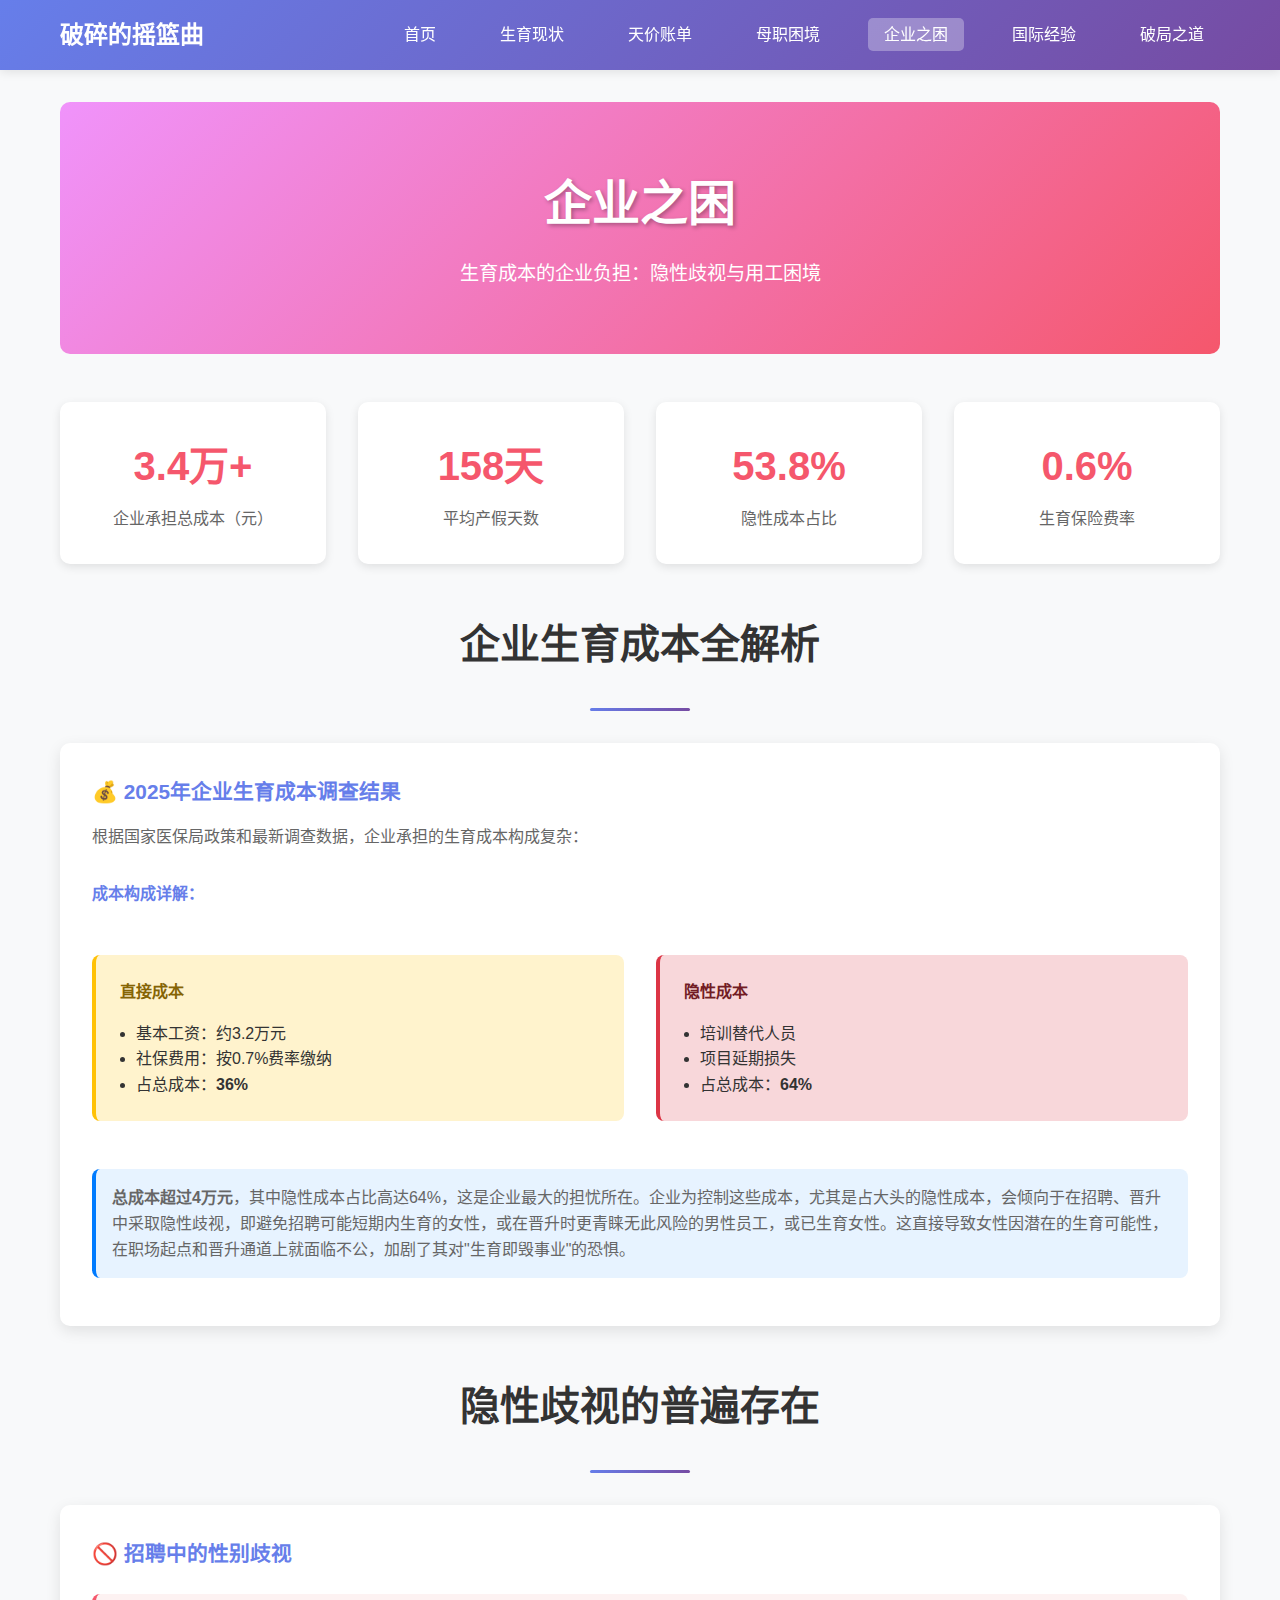
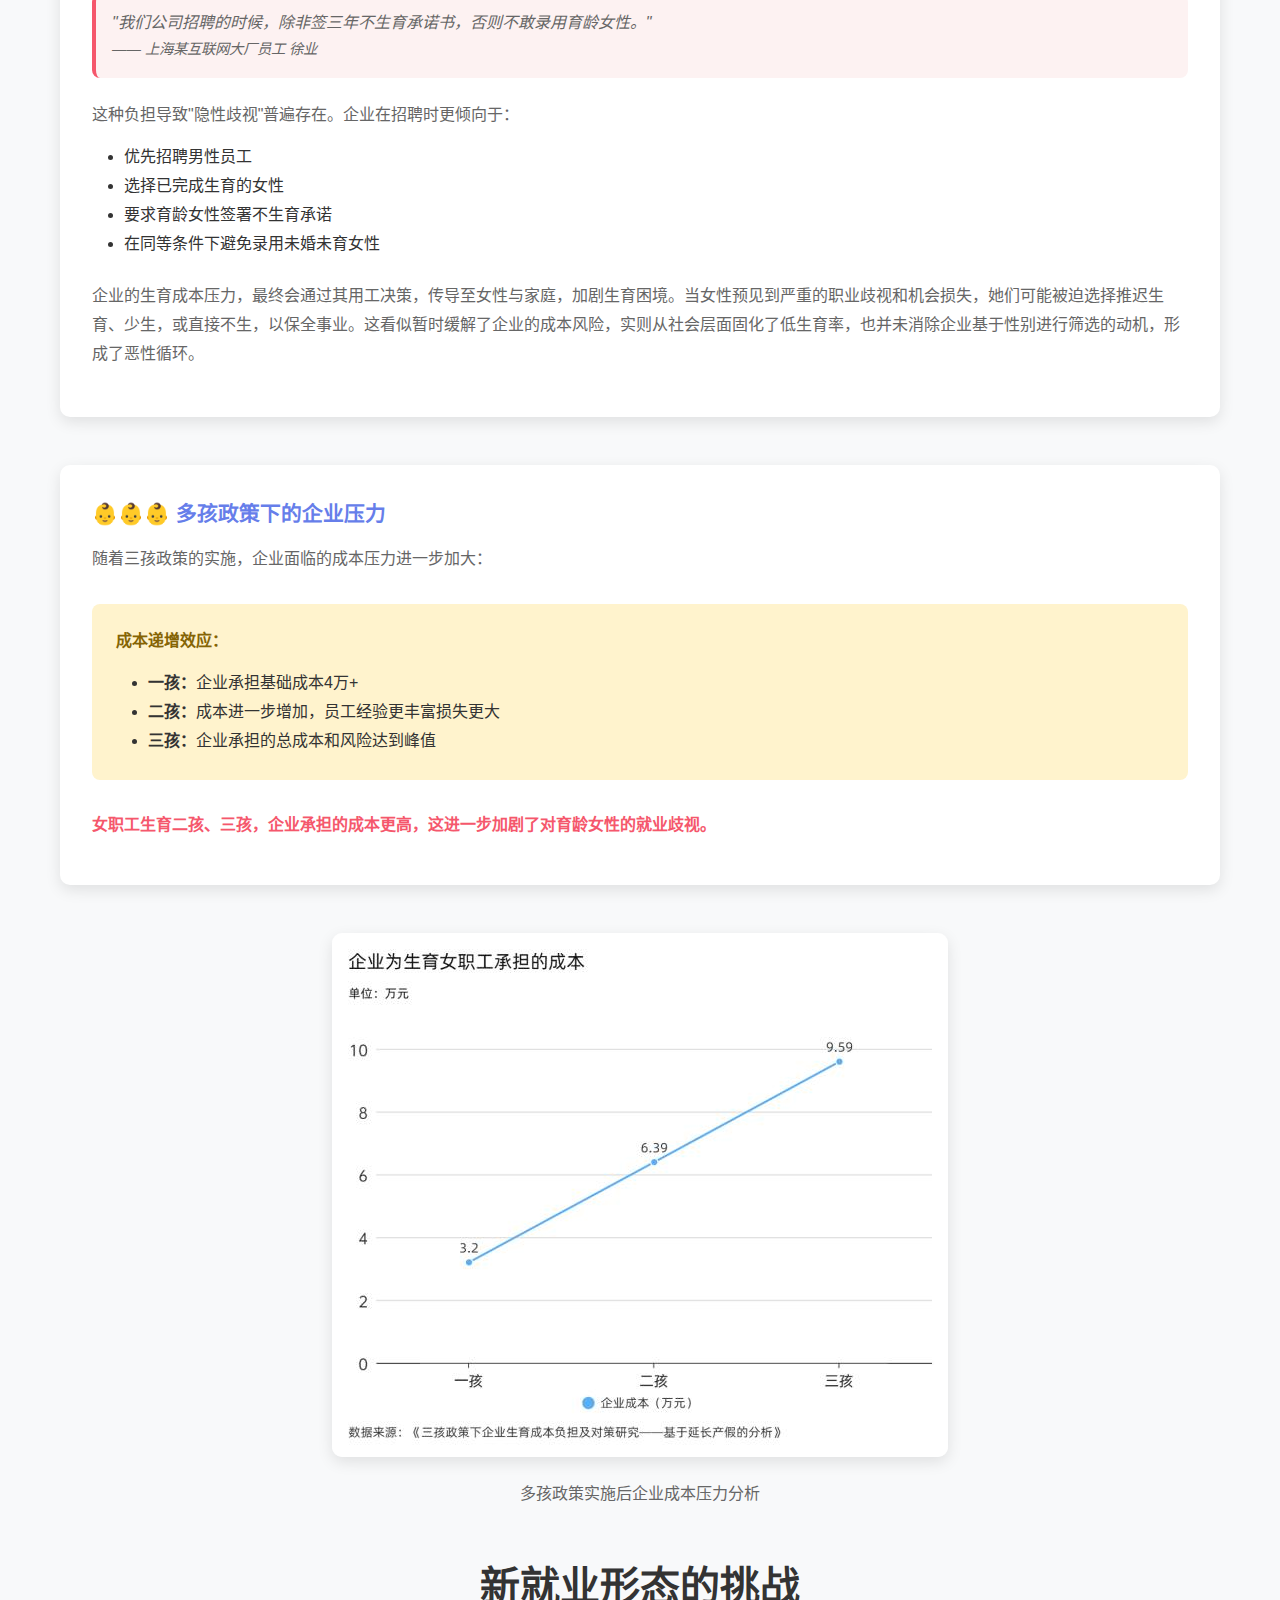
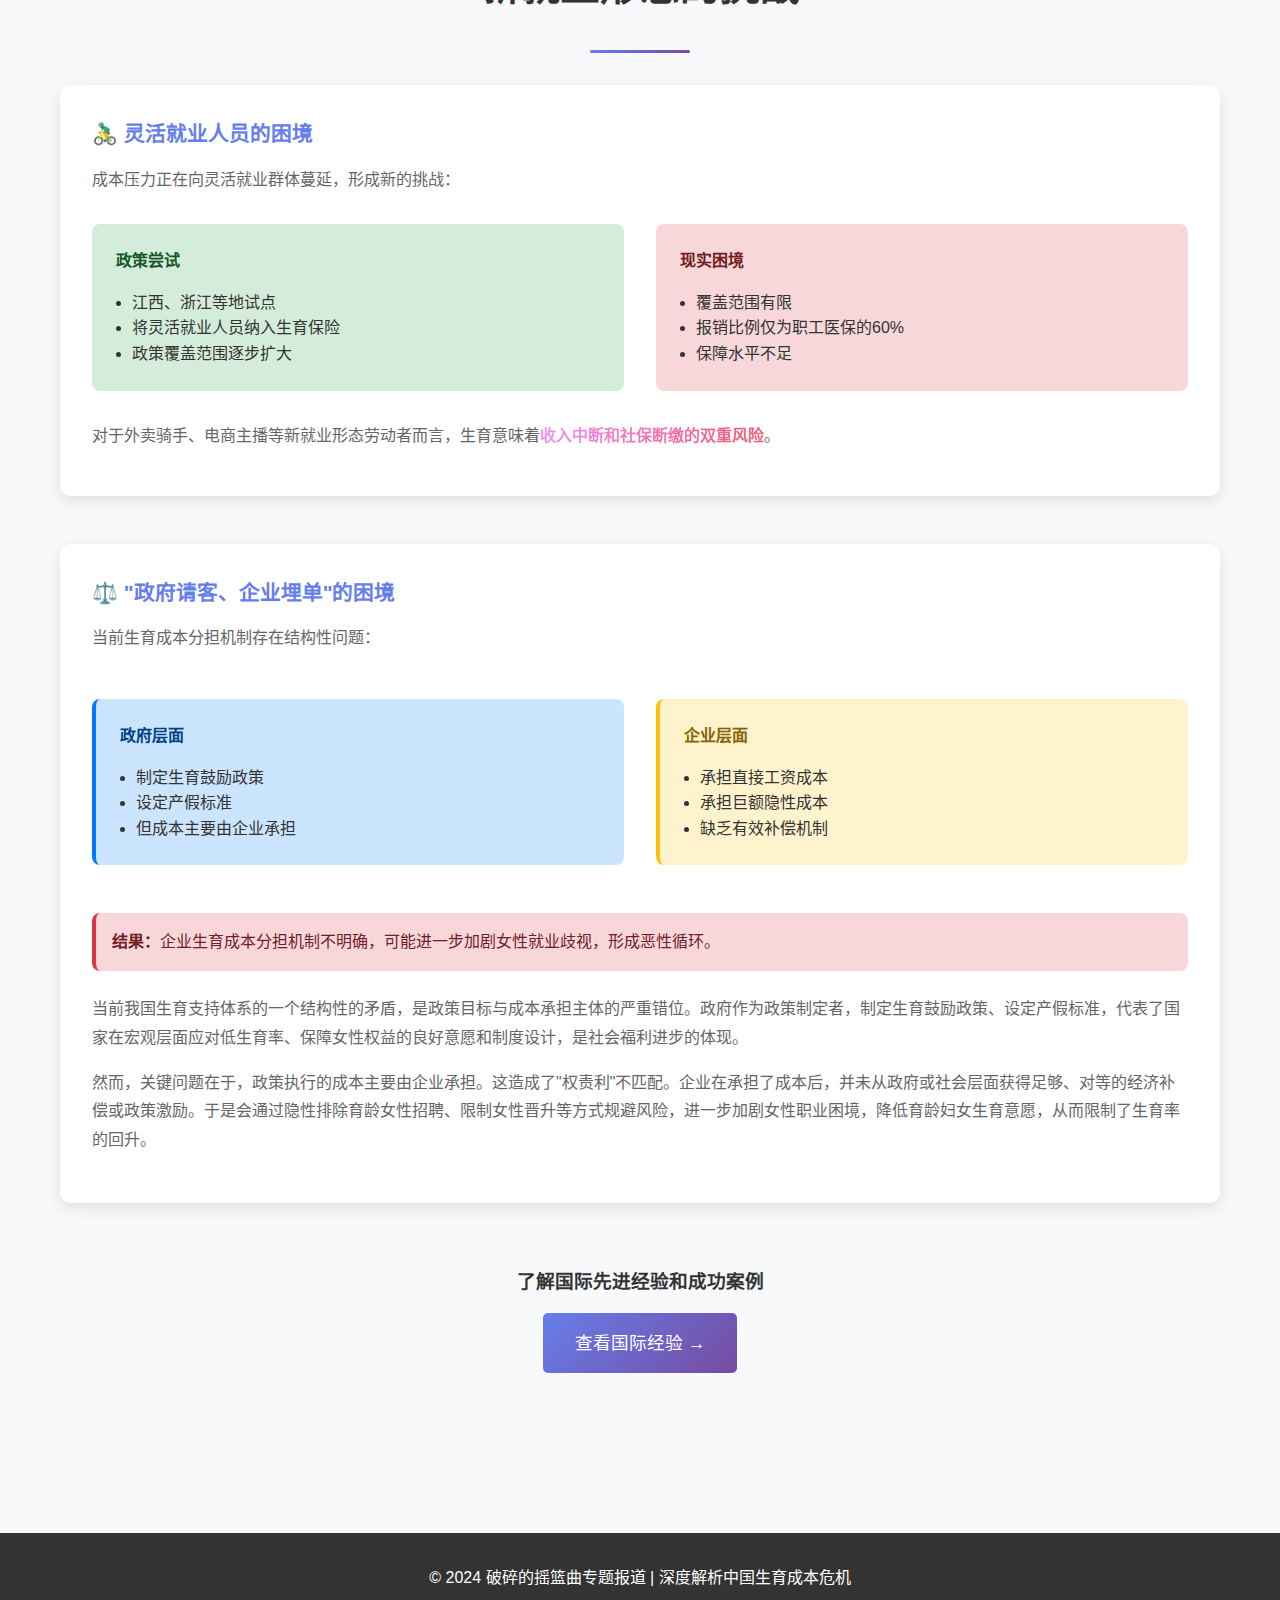
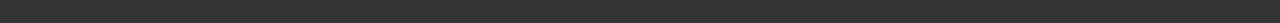
<file: enterprise-burden.html>
<!DOCTYPE html>
<html lang="zh-CN">
<head>
    <meta charset="UTF-8">
    <meta name="viewport" content="width=device-width, initial-scale=1.0">
    <title>企业之困 - 破碎的摇篮曲</title>
    <link rel="stylesheet" href="css/style.css">
</head>
<body>
    <!-- 导航栏 -->
    <nav class="navbar">
        <div class="nav-container">
            <a href="index.html" class="logo">破碎的摇篮曲</a>
            <ul class="nav-menu">
                <li><a href="index.html">首页</a></li>
                <li><a href="birth-status.html">生育现状</a></li>
                <li><a href="cost-analysis.html">天价账单</a></li>
                <li><a href="maternal-challenges.html">母职困境</a></li>
                <li><a href="enterprise-burden.html">企业之困</a></li>
                <li><a href="international-experience.html">国际经验</a></li>
                <li><a href="solutions.html">破局之道</a></li>
            </ul>
        </div>
    </nav>

    <!-- 主要内容 -->
    <main class="container">
        <!-- 页面标题 -->
        <section class="hero">
            <h1>企业之困</h1>
            <p>生育成本的企业负担：隐性歧视与用工困境</p>
        </section>

        <!-- 核心数据 -->
        <section class="stats">
            <div class="stat-item">
                <span class="stat-number">4万+</span>
                <div class="stat-label">企业承担总成本（元）</div>
            </div>
            <div class="stat-item">
                <span class="stat-number">188天</span>
                <div class="stat-label">平均产假天数</div>
            </div>
            <div class="stat-item">
                <span class="stat-number">64%</span>
                <div class="stat-label">隐性成本占比</div>
            </div>
            <div class="stat-item">
                <span class="stat-number">0.7%</span>
                <div class="stat-label">生育保险费率</div>
            </div>
        </section>

        <!-- 成本构成分析 -->
        <h2 class="section-title">企业生育成本全解析</h2>
        <hr class="divider">

        <div class="card">
            <h3>💰 2025年企业生育成本调查结果</h3>
            <p>根据国家医保局政策和最新调查数据，企业承担的生育成本构成复杂：</p>
            
            <div style="margin: 2rem 0;">
                <h4 style="color: #667eea; margin-bottom: 1rem;">成本构成详解：</h4>
                <div class="card-grid">
                    <div style="background: #fff3cd; padding: 1.5rem; border-radius: 8px; border-left: 4px solid #ffc107;">
                        <h4 style="color: #856404; margin-bottom: 1rem;">直接成本</h4>
                        <ul style="padding-left: 1rem; line-height: 1.6;">
                            <li>基本工资：约3.2万元</li>
                            <li>社保费用：按0.7%费率缴纳</li>
                            <li>占总成本：<strong>36%</strong></li>
                        </ul>
                    </div>
                    
                    <div style="background: #f8d7da; padding: 1.5rem; border-radius: 8px; border-left: 4px solid #dc3545;">
                        <h4 style="color: #721c24; margin-bottom: 1rem;">隐性成本</h4>
                        <ul style="padding-left: 1rem; line-height: 1.6;">
                            <li>培训替代人员</li>
                            <li>项目延期损失</li>
                            <li>占总成本：<strong>64%</strong></li>
                        </ul>
                    </div>
                </div>
            </div>
            
            <p style="background: #e7f3ff; padding: 1rem; border-radius: 8px; border-left: 4px solid #007bff;">
                <strong>总成本超过4万元</strong>，其中隐性成本占比高达64%，这是企业最大的担忧所在。企业为控制这些成本，尤其是占大头的隐性成本，会倾向于在招聘、晋升中采取隐性歧视，即避免招聘可能短期内生育的女性，或在晋升时更青睐无此风险的男性员工，或已生育女性。这直接导致女性因潜在的生育可能性，在职场起点和晋升通道上就面临不公，加剧了其对"生育即毁事业"的恐惧。
            </p>
        </div>



        <!-- 隐性歧视现象 -->
        <h2 class="section-title">隐性歧视的普遍存在</h2>
        <hr class="divider">

        <div class="card">
            <h3>🚫 招聘中的性别歧视</h3>
            <blockquote style="border-left: 4px solid #f5576c; padding-left: 1rem; margin: 1.5rem 0; font-style: italic; color: #666; background: #fdf2f2; padding: 1rem; border-radius: 8px;">
                "我们公司招聘的时候，除非签三年不生育承诺书，否则不敢录用育龄女性。"
                <br><span style="font-size: 0.9rem;">—— 上海某互联网大厂员工 徐业</span>
            </blockquote>
            
            <p>这种负担导致"隐性歧视"普遍存在。企业在招聘时更倾向于：</p>
            <ul style="margin: 1rem 0; padding-left: 2rem; line-height: 1.8;">
                <li>优先招聘男性员工</li>
                <li>选择已完成生育的女性</li>
                <li>要求育龄女性签署不生育承诺</li>
                <li>在同等条件下避免录用未婚未育女性</li>
            </ul>
            <p style="margin-top: 1.5rem; line-height: 1.8;">企业的生育成本压力，最终会通过其用工决策，传导至女性与家庭，加剧生育困境。当女性预见到严重的职业歧视和机会损失，她们可能被迫选择推迟生育、少生，或直接不生，以保全事业。这看似暂时缓解了企业的成本风险，实则从社会层面固化了低生育率，也并未消除企业基于性别进行筛选的动机，形成了恶性循环。</p>
        </div>



        <!-- 多孩成本压力 -->
        <section style="margin: 3rem 0;">
            <div class="card">
                <h3>👶👶👶 多孩政策下的企业压力</h3>
                <p>随着三孩政策的实施，企业面临的成本压力进一步加大：</p>
                
                <div style="margin: 2rem 0; background: #fff3cd; padding: 1.5rem; border-radius: 8px;">
                    <h4 style="color: #856404; margin-bottom: 1rem;">成本递增效应：</h4>
                    <ul style="padding-left: 2rem; line-height: 1.8;">
                        <li><strong>一孩：</strong>企业承担基础成本4万+</li>
                        <li><strong>二孩：</strong>成本进一步增加，员工经验更丰富损失更大</li>
                        <li><strong>三孩：</strong>企业承担的总成本和风险达到峰值</li>
                    </ul>
                </div>
                
                <p style="color: #f5576c; font-weight: bold;">
                    女职工生育二孩、三孩，企业承担的成本更高，这进一步加剧了对育龄女性的就业歧视。
                </p>
            </div>
        </section>

        <div class="image-container">
            <img src="image/图片15.png" alt="多孩政策下的企业成本压力" style="max-width: 800px;">
            <p style="text-align: center; color: #666; margin-top: 1rem;">多孩政策实施后企业成本压力分析</p>
        </div>

        <!-- 灵活就业群体 -->
        <h2 class="section-title">新就业形态的挑战</h2>
        <hr class="divider">

        <div class="card">
            <h3>🚴‍♂️ 灵活就业人员的困境</h3>
            <p>成本压力正在向灵活就业群体蔓延，形成新的挑战：</p>
            
            <div class="card-grid" style="margin: 2rem 0;">
                <div style="background: #d4edda; padding: 1.5rem; border-radius: 8px;">
                    <h4 style="color: #155724; margin-bottom: 1rem;">政策尝试</h4>
                    <ul style="padding-left: 1rem; line-height: 1.6;">
                        <li>江西、浙江等地试点</li>
                        <li>将灵活就业人员纳入生育保险</li>
                        <li>政策覆盖范围逐步扩大</li>
                    </ul>
                </div>
                
                <div style="background: #f8d7da; padding: 1.5rem; border-radius: 8px;">
                    <h4 style="color: #721c24; margin-bottom: 1rem;">现实困境</h4>
                    <ul style="padding-left: 1rem; line-height: 1.6;">
                        <li>覆盖范围有限</li>
                        <li>报销比例仅为职工医保的60%</li>
                        <li>保障水平不足</li>
                    </ul>
                </div>
            </div>
            
            <p>对于外卖骑手、电商主播等新就业形态劳动者而言，生育意味着<span class="highlight">收入中断和社保断缴的双重风险</span>。</p>
        </div>



        <!-- 政策机制问题 -->
        <section style="margin: 3rem 0;">
            <div class="card">
                <h3>⚖️ "政府请客、企业埋单"的困境</h3>
                <p>当前生育成本分担机制存在结构性问题：</p>
                
                <div style="margin: 2rem 0;">
                    <div class="card-grid">
                        <div style="background: #cce5ff; padding: 1.5rem; border-radius: 8px; border-left: 4px solid #007bff;">
                            <h4 style="color: #004085; margin-bottom: 1rem;">政府层面</h4>
                            <ul style="padding-left: 1rem; line-height: 1.6;">
                                <li>制定生育鼓励政策</li>
                                <li>设定产假标准</li>
                                <li>但成本主要由企业承担</li>
                            </ul>
                        </div>
                        
                        <div style="background: #fff3cd; padding: 1.5rem; border-radius: 8px; border-left: 4px solid #ffc107;">
                            <h4 style="color: #856404; margin-bottom: 1rem;">企业层面</h4>
                            <ul style="padding-left: 1rem; line-height: 1.6;">
                                <li>承担直接工资成本</li>
                                <li>承担巨额隐性成本</li>
                                <li>缺乏有效补偿机制</li>
                            </ul>
                        </div>
                    </div>
                </div>
                
                <p style="background: #f8d7da; padding: 1rem; border-radius: 8px; border-left: 4px solid #dc3545; color: #721c24;">
                    <strong>结果：</strong>企业生育成本分担机制不明确，可能进一步加剧女性就业歧视，形成恶性循环。
                </p>
                <p style="margin-top: 1.5rem; line-height: 1.8;">当前我国生育支持体系的一个结构性的矛盾，是政策目标与成本承担主体的严重错位。政府作为政策制定者，制定生育鼓励政策、设定产假标准，代表了国家在宏观层面应对低生育率、保障女性权益的良好意愿和制度设计，是社会福利进步的体现。</p>
                <p style="margin-top: 1rem; line-height: 1.8;">然而，关键问题在于，政策执行的成本主要由企业承担。这造成了"权责利"不匹配。企业在承担了成本后，并未从政府或社会层面获得足够、对等的经济补偿或政策激励。于是会通过隐性排除育龄女性招聘、限制女性晋升等方式规避风险，进一步加剧女性职业困境，降低育龄妇女生育意愿，从而限制了生育率的回升。</p>
            </div>
        </section>



        <!-- 导航到下一页 -->
        <section style="text-align: center; margin: 4rem 0;">
            <h3 style="margin-bottom: 1rem;">了解国际先进经验和成功案例</h3>
            <a href="international-experience.html" class="card-link" style="font-size: 1.1rem; padding: 1rem 2rem;">
                查看国际经验 →
            </a>
        </section>
    </main>

    <!-- 页脚 -->
    <footer class="footer">
        <p>&copy; 2024 破碎的摇篮曲专题报道 | 深度解析中国生育成本危机</p>
    </footer>

    <script src="js/main.js"></script>
</body>
</html>
</file>
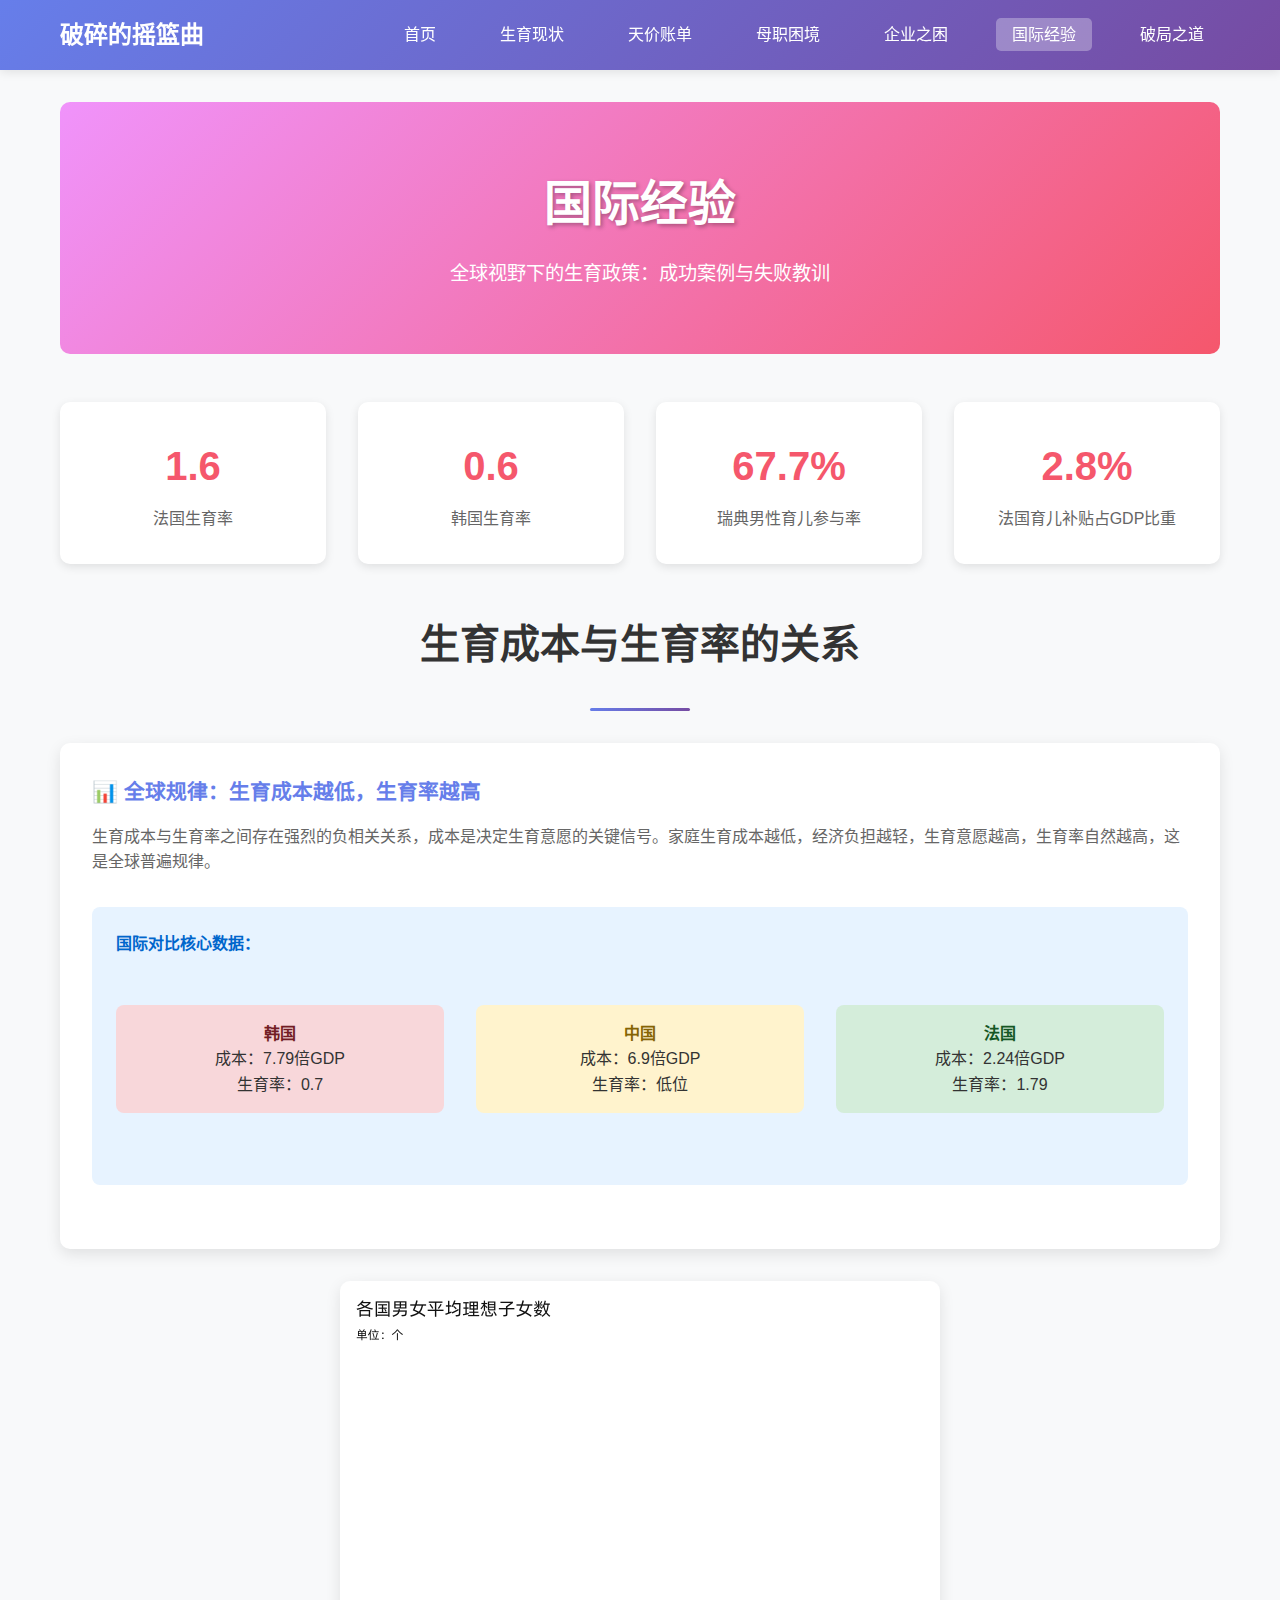
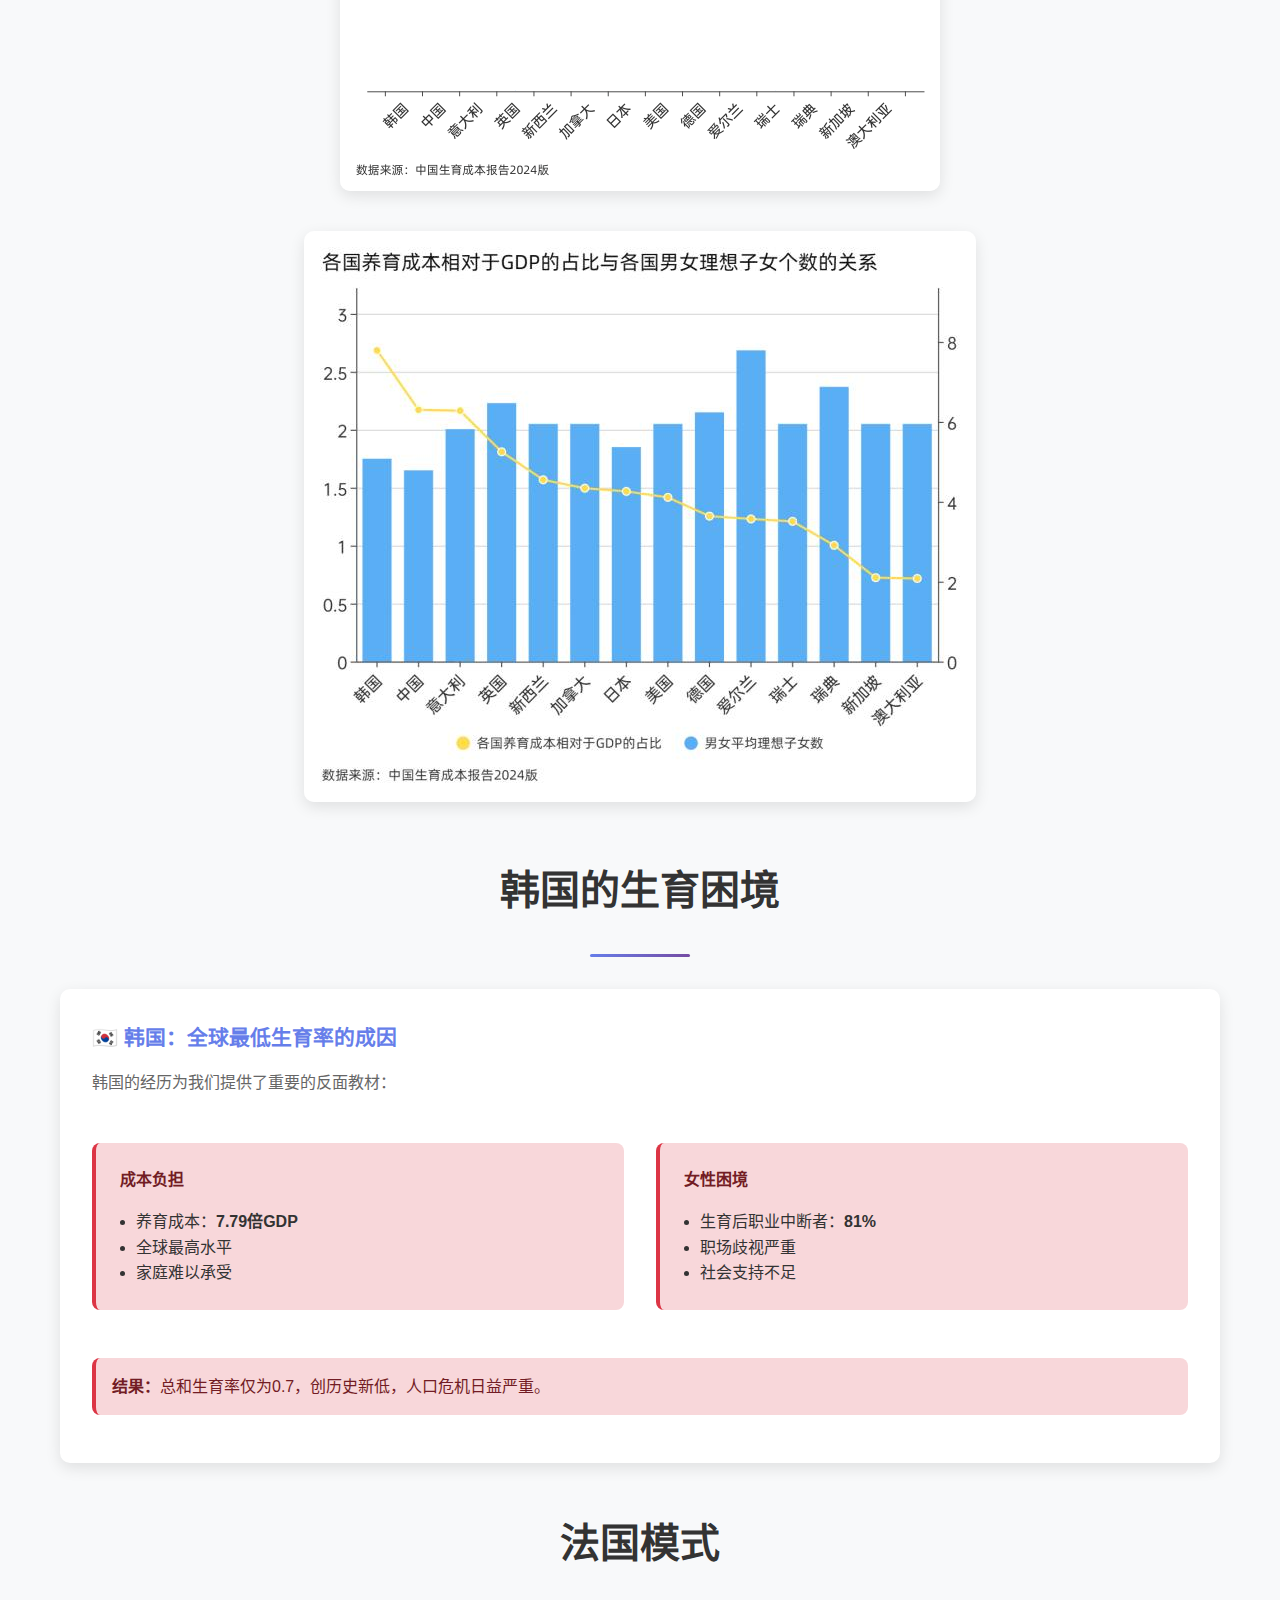
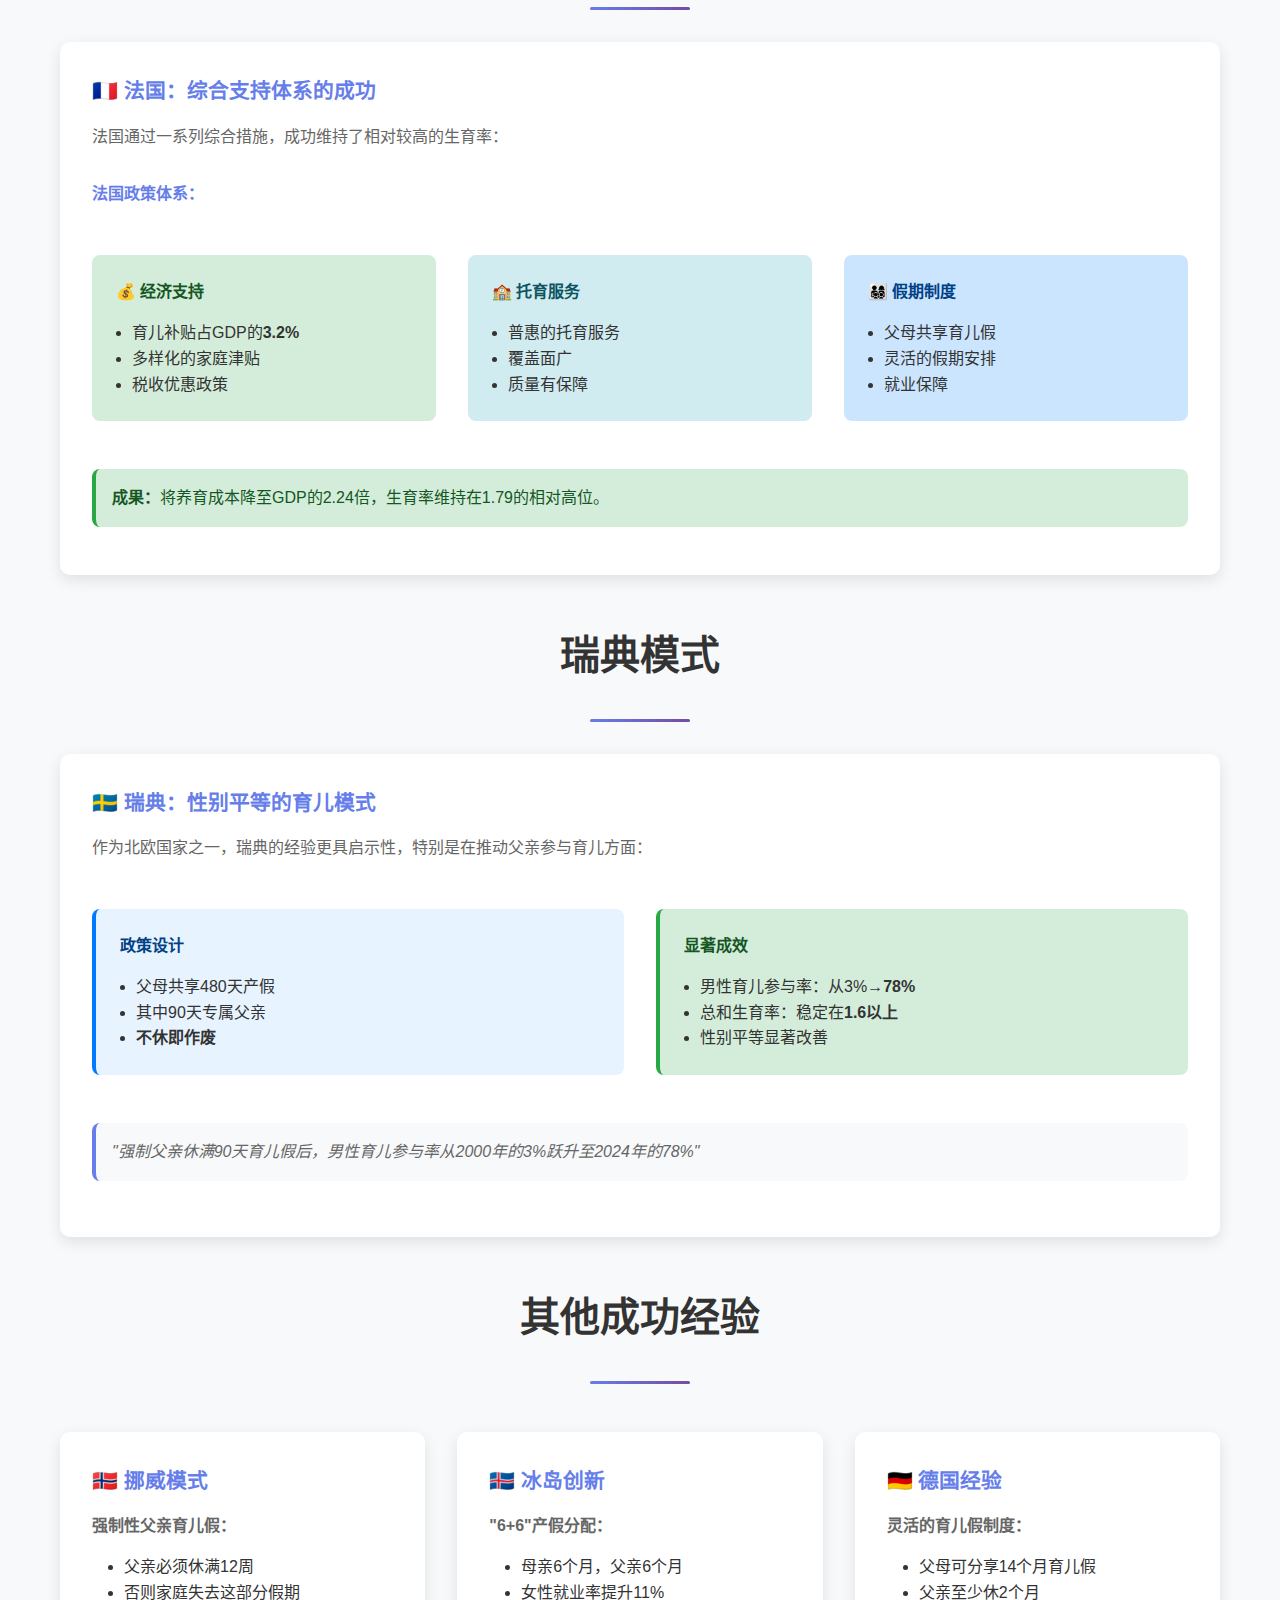
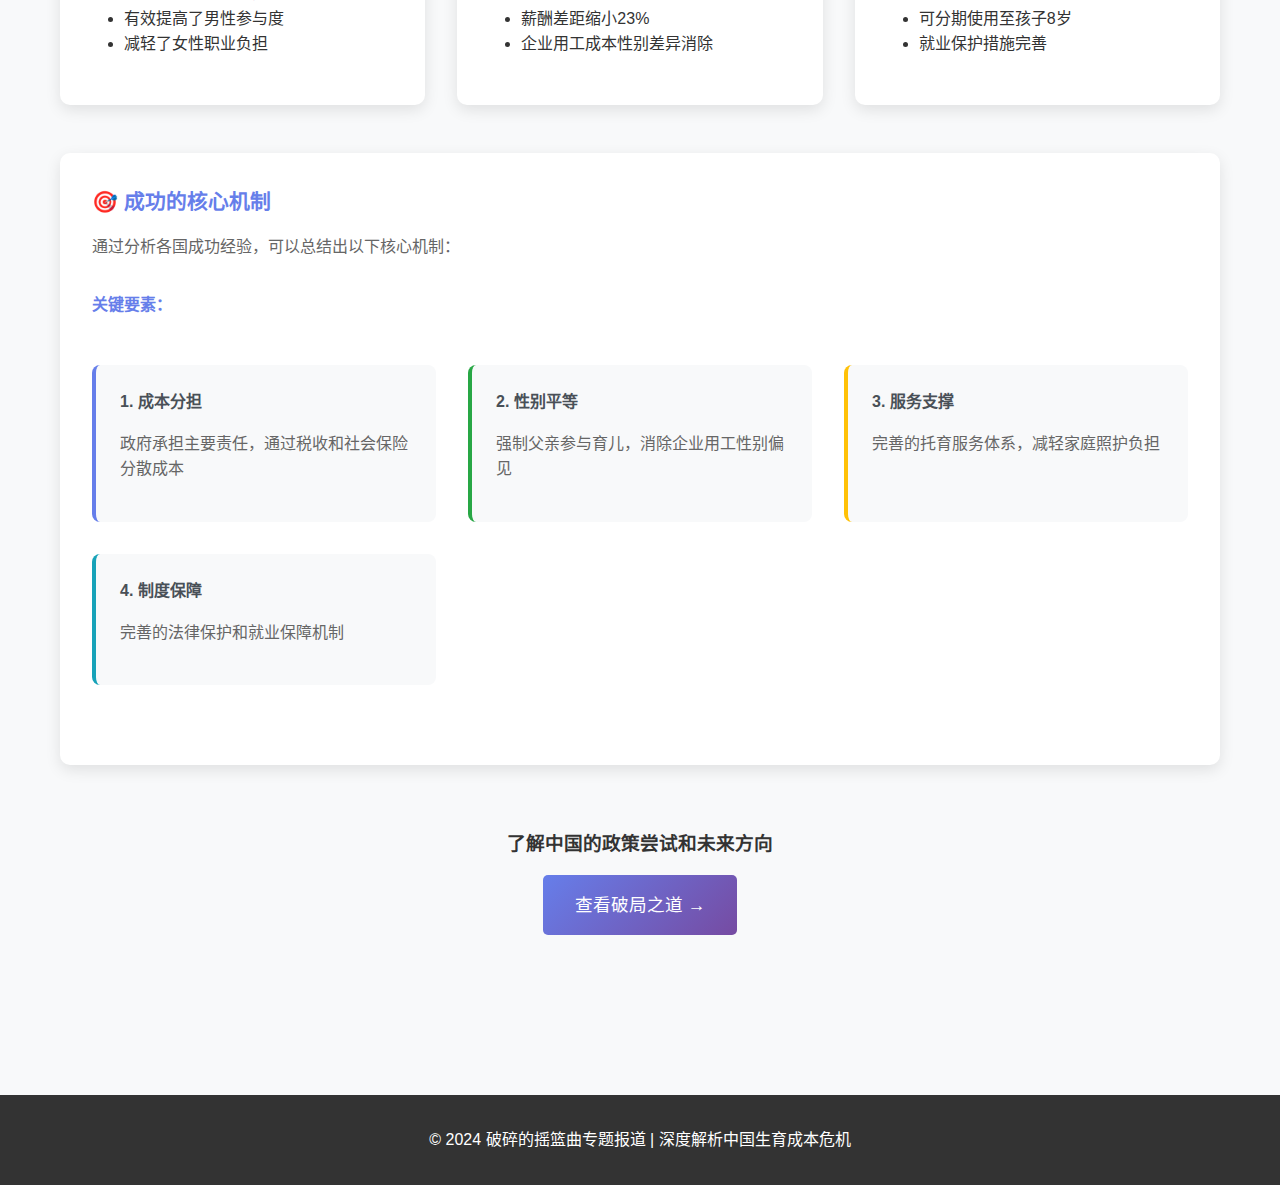
<file: international-experience.html>
<!DOCTYPE html>
<html lang="zh-CN">
<head>
    <meta charset="UTF-8">
    <meta name="viewport" content="width=device-width, initial-scale=1.0">
    <title>国际经验 - 破碎的摇篮曲</title>
    <link rel="stylesheet" href="css/style.css">
</head>
<body>
    <!-- 导航栏 -->
    <nav class="navbar">
        <div class="nav-container">
            <a href="index.html" class="logo">破碎的摇篮曲</a>
            <ul class="nav-menu">
                <li><a href="index.html">首页</a></li>
                <li><a href="birth-status.html">生育现状</a></li>
                <li><a href="cost-analysis.html">天价账单</a></li>
                <li><a href="maternal-challenges.html">母职困境</a></li>
                <li><a href="enterprise-burden.html">企业之困</a></li>
                <li><a href="international-experience.html">国际经验</a></li>
                <li><a href="solutions.html">破局之道</a></li>
            </ul>
        </div>
    </nav>

    <!-- 主要内容 -->
    <main class="container">
        <!-- 页面标题 -->
        <section class="hero">
            <h1>国际经验</h1>
            <p>全球视野下的生育政策：成功案例与失败教训</p>
        </section>

        <!-- 核心对比数据 -->
        <section class="stats">
            <div class="stat-item">
                <span class="stat-number">1.79</span>
                <div class="stat-label">法国生育率</div>
            </div>
            <div class="stat-item">
                <span class="stat-number">0.7</span>
                <div class="stat-label">韩国生育率</div>
            </div>
            <div class="stat-item">
                <span class="stat-number">78%</span>
                <div class="stat-label">瑞典男性育儿参与率</div>
            </div>
            <div class="stat-item">
                <span class="stat-number">3.2%</span>
                <div class="stat-label">法国育儿补贴占GDP比重</div>
            </div>
        </section>

        <!-- 核心观点 -->
        <h2 class="section-title">生育成本与生育率的关系</h2>
        <hr class="divider">

        <div class="card">
            <h3>📊 全球规律：生育成本越低，生育率越高</h3>
            <p>生育成本与生育率之间存在强烈的负相关关系，成本是决定生育意愿的关键信号。家庭生育成本越低，经济负担越轻，生育意愿越高，生育率自然越高，这是全球普遍规律。</p>
            
            <div style="margin: 2rem 0; background: #e7f3ff; padding: 1.5rem; border-radius: 8px;">
                <h4 style="color: #0066cc; margin-bottom: 1rem;">国际对比核心数据：</h4>
                <div class="card-grid">
                    <div style="background: #f8d7da; padding: 1rem; border-radius: 8px; text-align: center;">
                        <strong style="color: #721c24;">韩国</strong><br>
                        成本：7.79倍GDP<br>
                        生育率：0.7
                    </div>
                    <div style="background: #fff3cd; padding: 1rem; border-radius: 8px; text-align: center;">
                        <strong style="color: #856404;">中国</strong><br>
                        成本：6.9倍GDP<br>
                        生育率：低位
                    </div>
                    <div style="background: #d4edda; padding: 1rem; border-radius: 8px; text-align: center;">
                        <strong style="color: #155724;">法国</strong><br>
                        成本：2.24倍GDP<br>
                        生育率：1.79
                    </div>
                </div>
            </div>
        </div>

        <div class="image-container">
            <img src="image/各国男女平均理想生育个数-GIF.gif" alt="各国理想生育个数对比" style="max-width: 800px;">
        </div>

        <div class="image-container">
            <img src="image/图片16.png" alt="国际生育成本对比" style="max-width: 800px;">
            <p style="text-align: center; color: #666; margin-top: 1rem;"></p>
        </div>

        <!-- 失败案例：韩国 -->
        <h2 class="section-title">韩国的生育困境</h2>
        <hr class="divider">

        <div class="card">
            <h3>🇰🇷 韩国：全球最低生育率的成因</h3>
            <p>韩国的经历为我们提供了重要的反面教材：</p>
            
            <div style="margin: 2rem 0;">
                <div class="card-grid">
                    <div style="background: #f8d7da; padding: 1.5rem; border-radius: 8px; border-left: 4px solid #dc3545;">
                        <h4 style="color: #721c24; margin-bottom: 1rem;">成本负担</h4>
                        <ul style="padding-left: 1rem; line-height: 1.6;">
                            <li>养育成本：<strong>7.79倍GDP</strong></li>
                            <li>全球最高水平</li>
                            <li>家庭难以承受</li>
                        </ul>
                    </div>
                    
                    <div style="background: #f8d7da; padding: 1.5rem; border-radius: 8px; border-left: 4px solid #dc3545;">
                        <h4 style="color: #721c24; margin-bottom: 1rem;">女性困境</h4>
                        <ul style="padding-left: 1rem; line-height: 1.6;">
                            <li>生育后职业中断者：<strong>81%</strong></li>
                            <li>职场歧视严重</li>
                            <li>社会支持不足</li>
                        </ul>
                    </div>
                </div>
            </div>
            
            <p style="background: #f8d7da; padding: 1rem; border-radius: 8px; border-left: 4px solid #dc3545; color: #721c24;">
                <strong>结果：</strong>总和生育率仅为0.7，创历史新低，人口危机日益严重。
            </p>
        </div>



        <!-- 成功案例：法国 -->
        <h2 class="section-title">法国模式</h2>
        <hr class="divider">

        <div class="card">
            <h3>🇫🇷 法国：综合支持体系的成功</h3>
            <p>法国通过一系列综合措施，成功维持了相对较高的生育率：</p>
            
            <div style="margin: 2rem 0;">
                <h4 style="color: #667eea; margin-bottom: 1rem;">法国政策体系：</h4>
                <div class="card-grid">
                    <div style="background: #d4edda; padding: 1.5rem; border-radius: 8px;">
                        <h4 style="color: #155724; margin-bottom: 1rem;">💰 经济支持</h4>
                        <ul style="padding-left: 1rem; line-height: 1.6;">
                            <li>育儿补贴占GDP的<strong>3.2%</strong></li>
                            <li>多样化的家庭津贴</li>
                            <li>税收优惠政策</li>
                        </ul>
                    </div>
                    
                    <div style="background: #d1ecf1; padding: 1.5rem; border-radius: 8px;">
                        <h4 style="color: #0c5460; margin-bottom: 1rem;">🏫 托育服务</h4>
                        <ul style="padding-left: 1rem; line-height: 1.6;">
                            <li>普惠的托育服务</li>
                            <li>覆盖面广</li>
                            <li>质量有保障</li>
                        </ul>
                    </div>
                    
                    <div style="background: #cce5ff; padding: 1.5rem; border-radius: 8px;">
                        <h4 style="color: #004085; margin-bottom: 1rem;">👨‍👩‍👧‍👦 假期制度</h4>
                        <ul style="padding-left: 1rem; line-height: 1.6;">
                            <li>父母共享育儿假</li>
                            <li>灵活的假期安排</li>
                            <li>就业保障</li>
                        </ul>
                    </div>
                </div>
            </div>
            
            <p style="background: #d4edda; padding: 1rem; border-radius: 8px; border-left: 4px solid #28a745; color: #155724;">
                <strong>成果：</strong>将养育成本降至GDP的2.24倍，生育率维持在1.79的相对高位。
            </p>
        </div>



        <!-- 北欧经验：瑞典 -->
        <h2 class="section-title">瑞典模式</h2>
        <hr class="divider">

        <div class="card">
            <h3>🇸🇪 瑞典：性别平等的育儿模式</h3>
            <p>作为北欧国家之一，瑞典的经验更具启示性，特别是在推动父亲参与育儿方面：</p>
            
            <div style="margin: 2rem 0;">
                <div class="card-grid">
                    <div style="background: #e7f3ff; padding: 1.5rem; border-radius: 8px; border-left: 4px solid #007bff;">
                        <h4 style="color: #004085; margin-bottom: 1rem;">政策设计</h4>
                        <ul style="padding-left: 1rem; line-height: 1.6;">
                            <li>父母共享480天产假</li>
                            <li>其中90天专属父亲</li>
                            <li><strong>不休即作废</strong></li>
                        </ul>
                    </div>
                    
                    <div style="background: #d4edda; padding: 1.5rem; border-radius: 8px; border-left: 4px solid #28a745;">
                        <h4 style="color: #155724; margin-bottom: 1rem;">显著成效</h4>
                        <ul style="padding-left: 1rem; line-height: 1.6;">
                            <li>男性育儿参与率：从3%→<strong>78%</strong></li>
                            <li>总和生育率：稳定在<strong>1.6以上</strong></li>
                            <li>性别平等显著改善</li>
                        </ul>
                    </div>
                </div>
            </div>
            
            <blockquote style="border-left: 4px solid #667eea; padding-left: 1rem; margin: 1.5rem 0; font-style: italic; color: #666; background: #f8f9fa; padding: 1rem; border-radius: 8px;">
                "强制父亲休满90天育儿假后，男性育儿参与率从2000年的3%跃升至2024年的78%"
            </blockquote>
        </div>



        <!-- 其他成功案例 -->
        <section style="margin: 3rem 0;">
            <h2 class="section-title">其他成功经验</h2>
            <hr class="divider">
            
            <div class="card-grid">
                <div class="card">
                    <h3>🇳🇴 挪威模式</h3>
                    <p><strong>强制性父亲育儿假：</strong></p>
                    <ul style="margin: 1rem 0; padding-left: 2rem;">
                        <li>父亲必须休满12周</li>
                        <li>否则家庭失去这部分假期</li>
                        <li>有效提高了男性参与度</li>
                        <li>减轻了女性职业负担</li>
                    </ul>
                </div>

                <div class="card">
                    <h3>🇮🇸 冰岛创新</h3>
                    <p><strong>"6+6"产假分配：</strong></p>
                    <ul style="margin: 1rem 0; padding-left: 2rem;">
                        <li>母亲6个月，父亲6个月</li>
                        <li>女性就业率提升11%</li>
                        <li>薪酬差距缩小23%</li>
                        <li>企业用工成本性别差异消除</li>
                    </ul>
                </div>

                <div class="card">
                    <h3>🇩🇪 德国经验</h3>
                    <p><strong>灵活的育儿假制度：</strong></p>
                    <ul style="margin: 1rem 0; padding-left: 2rem;">
                        <li>父母可分享14个月育儿假</li>
                        <li>父亲至少休2个月</li>
                        <li>可分期使用至孩子8岁</li>
                        <li>就业保护措施完善</li>
                    </ul>
                </div>
            </div>
        </section>



        <!-- 核心机制分析 -->
        <section style="margin: 3rem 0;">
            <div class="card">
                <h3>🎯 成功的核心机制</h3>
                <p>通过分析各国成功经验，可以总结出以下核心机制：</p>
                
                <div style="margin: 2rem 0;">
                    <h4 style="color: #667eea; margin-bottom: 1rem;">关键要素：</h4>
                    <div class="card-grid">
                        <div style="background: #f8f9fa; padding: 1.5rem; border-radius: 8px; border-left: 4px solid #667eea;">
                            <h4 style="color: #495057; margin-bottom: 1rem;">1. 成本分担</h4>
                            <p>政府承担主要责任，通过税收和社会保险分散成本</p>
                        </div>
                        
                        <div style="background: #f8f9fa; padding: 1.5rem; border-radius: 8px; border-left: 4px solid #28a745;">
                            <h4 style="color: #495057; margin-bottom: 1rem;">2. 性别平等</h4>
                            <p>强制父亲参与育儿，消除企业用工性别偏见</p>
                        </div>
                        
                        <div style="background: #f8f9fa; padding: 1.5rem; border-radius: 8px; border-left: 4px solid #ffc107;">
                            <h4 style="color: #495057; margin-bottom: 1rem;">3. 服务支撑</h4>
                            <p>完善的托育服务体系，减轻家庭照护负担</p>
                        </div>
                        
                        <div style="background: #f8f9fa; padding: 1.5rem; border-radius: 8px; border-left: 4px solid #17a2b8;">
                            <h4 style="color: #495057; margin-bottom: 1rem;">4. 制度保障</h4>
                            <p>完善的法律保护和就业保障机制</p>
                        </div>
                    </div>
                </div>
            </div>
        </section>





        <!-- 导航到下一页 -->
        <section style="text-align: center; margin: 4rem 0;">
            <h3 style="margin-bottom: 1rem;">了解中国的政策尝试和未来方向</h3>
            <a href="solutions.html" class="card-link" style="font-size: 1.1rem; padding: 1rem 2rem;">
                查看破局之道 →
            </a>
        </section>
    </main>

    <!-- 页脚 -->
    <footer class="footer">
        <p>&copy; 2024 破碎的摇篮曲专题报道 | 深度解析中国生育成本危机</p>
    </footer>

    <script src="js/main.js"></script>
</body>
</html>
</file>
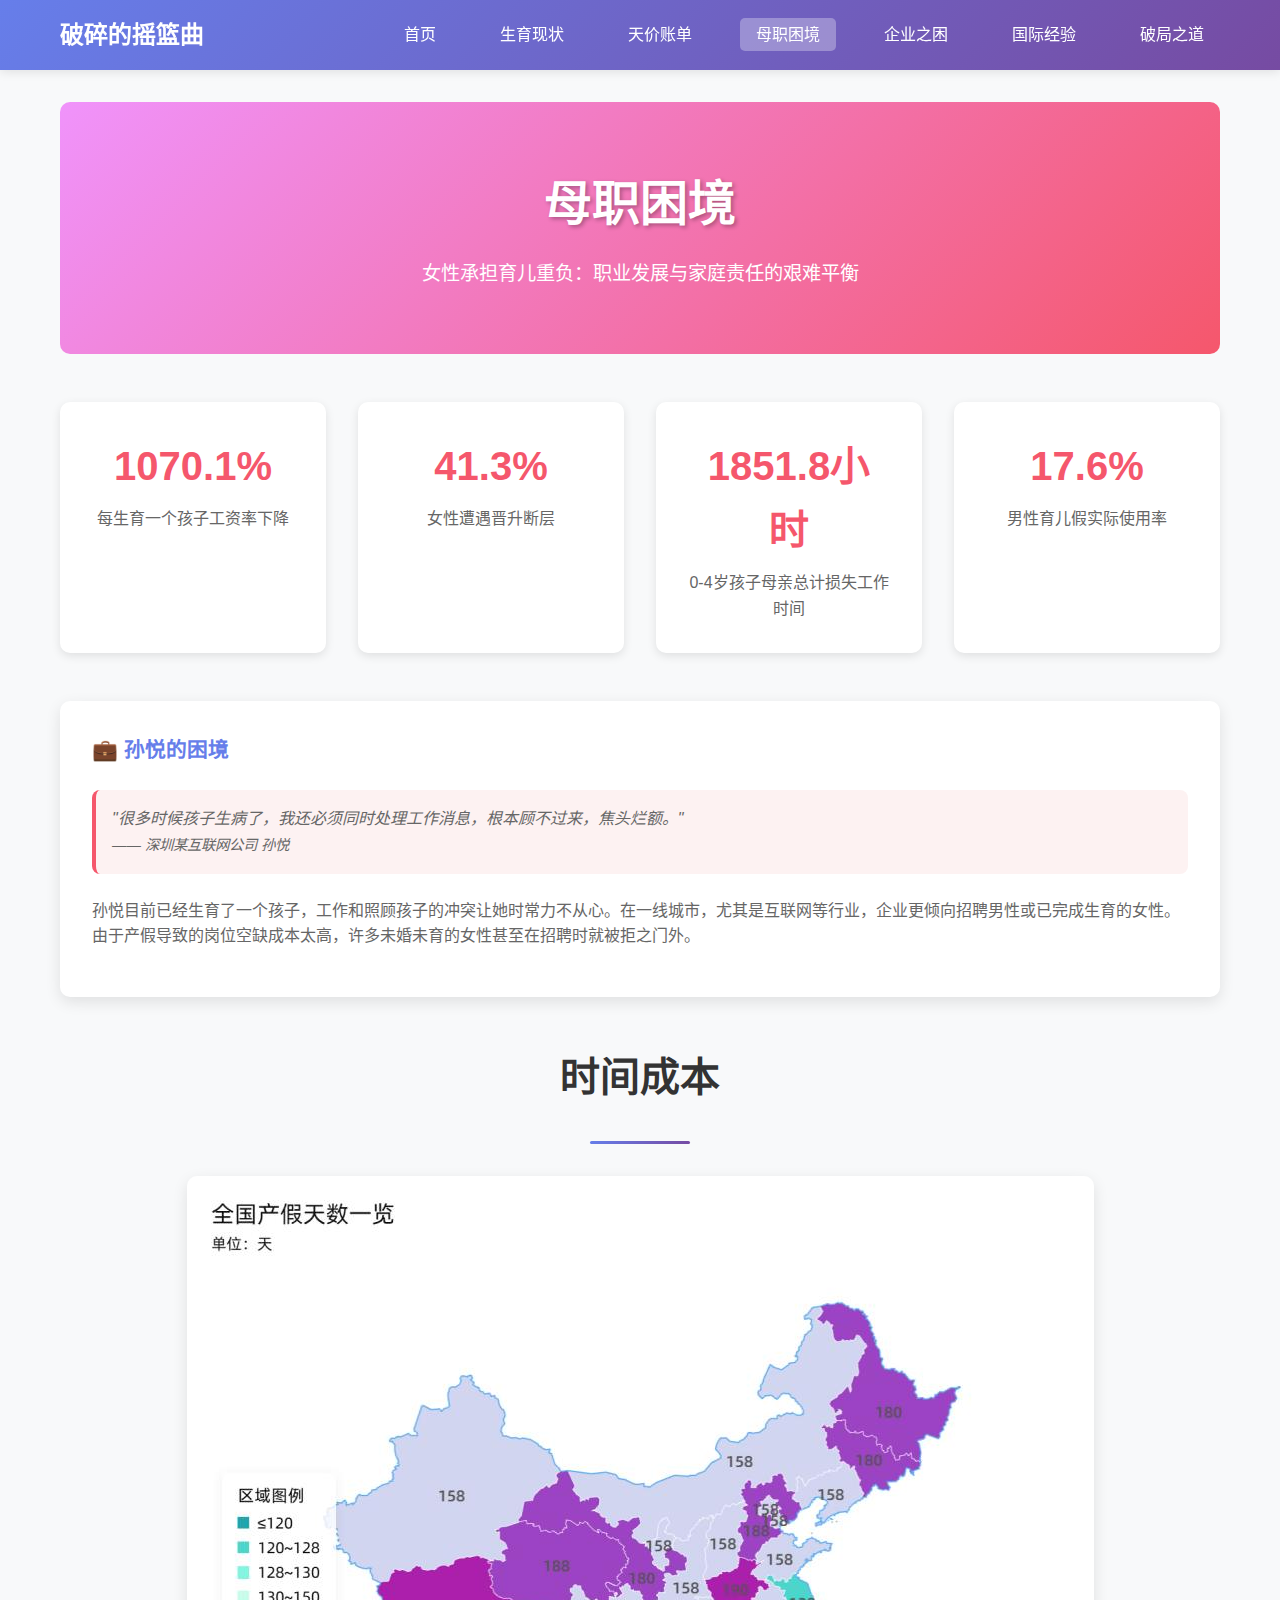
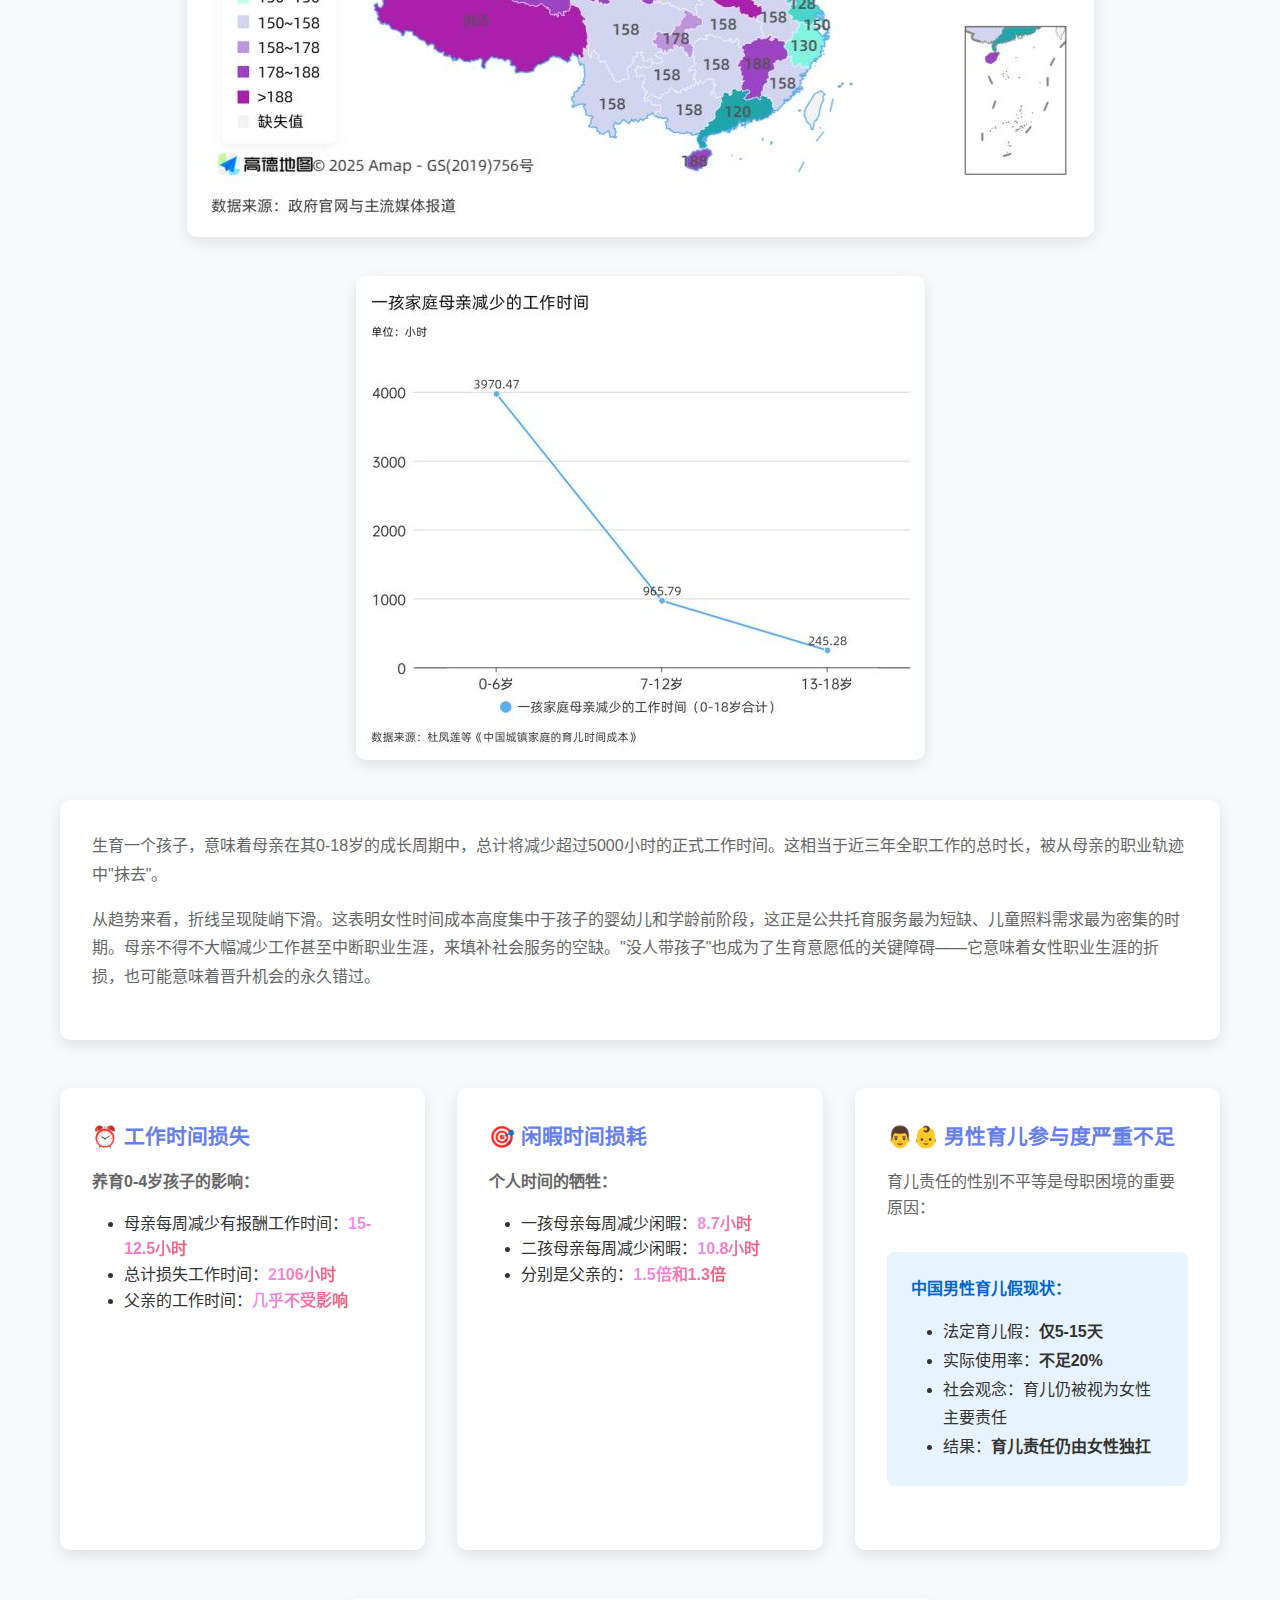
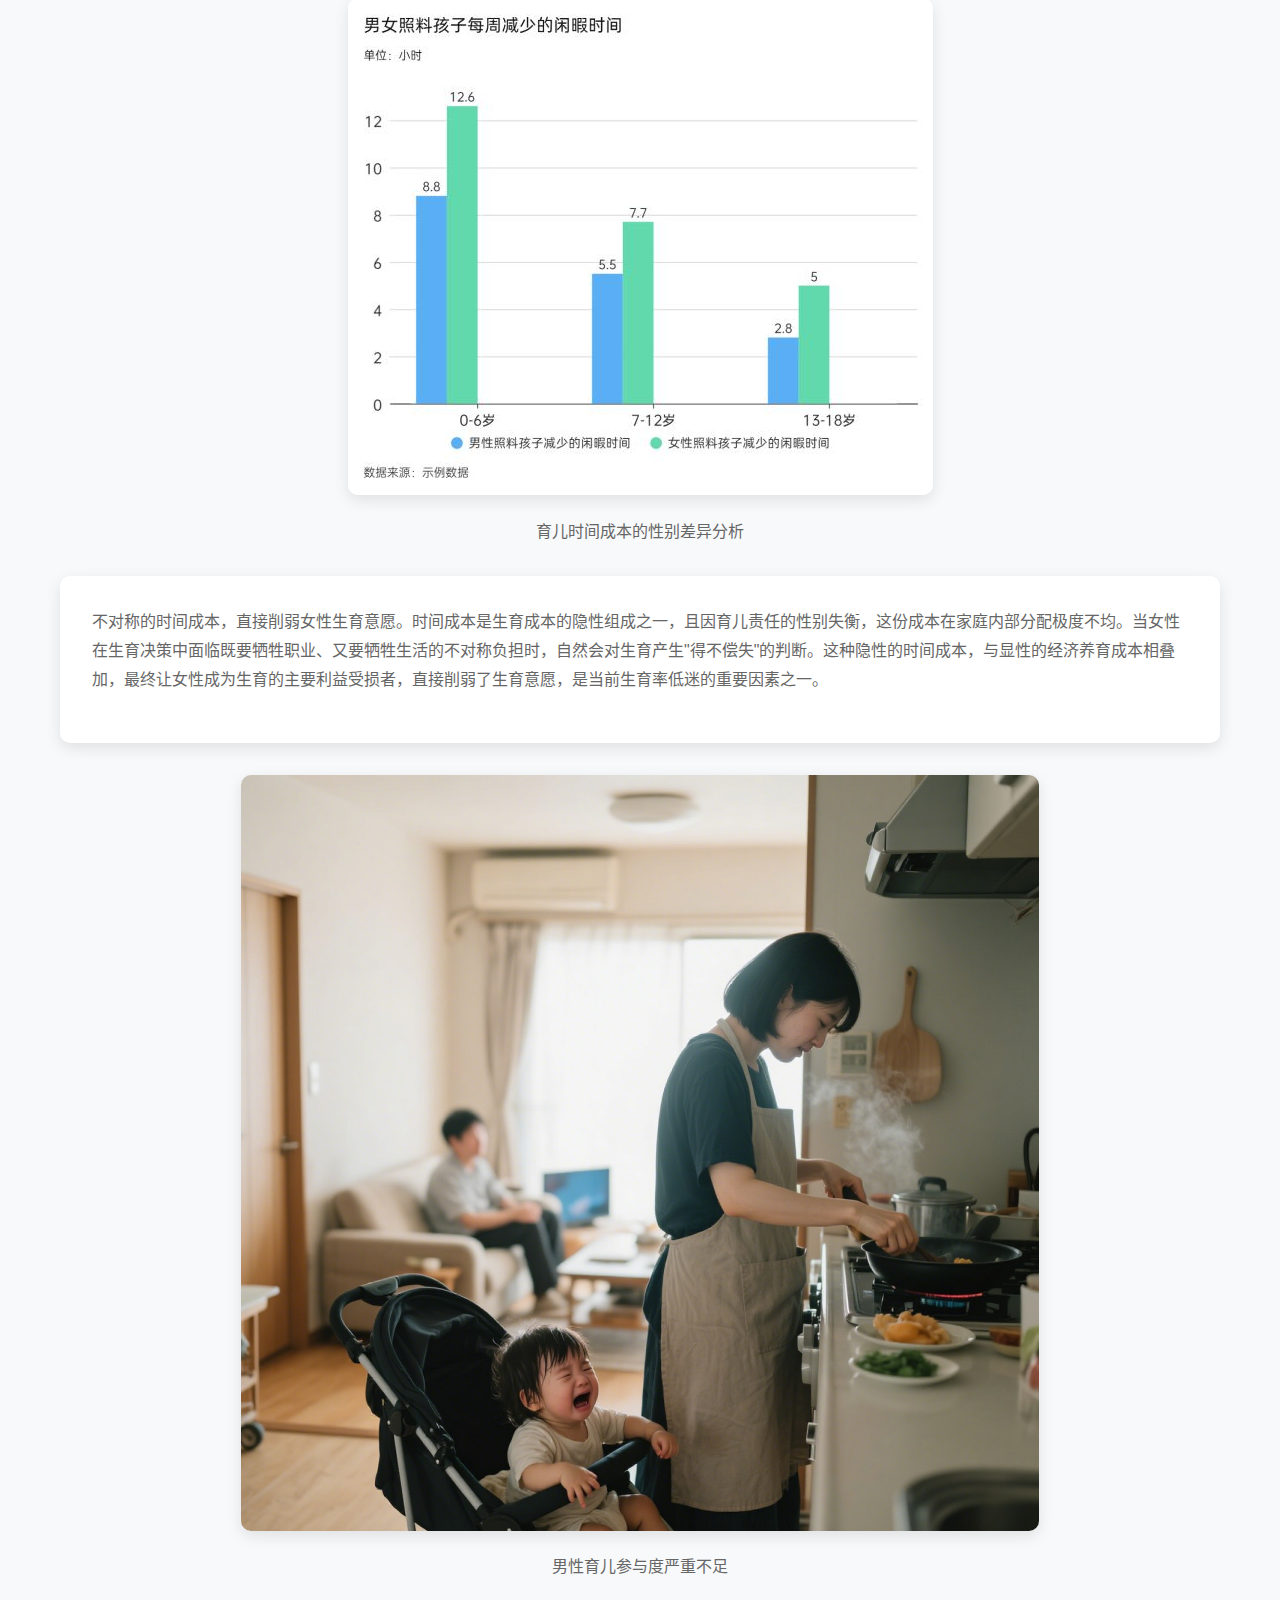
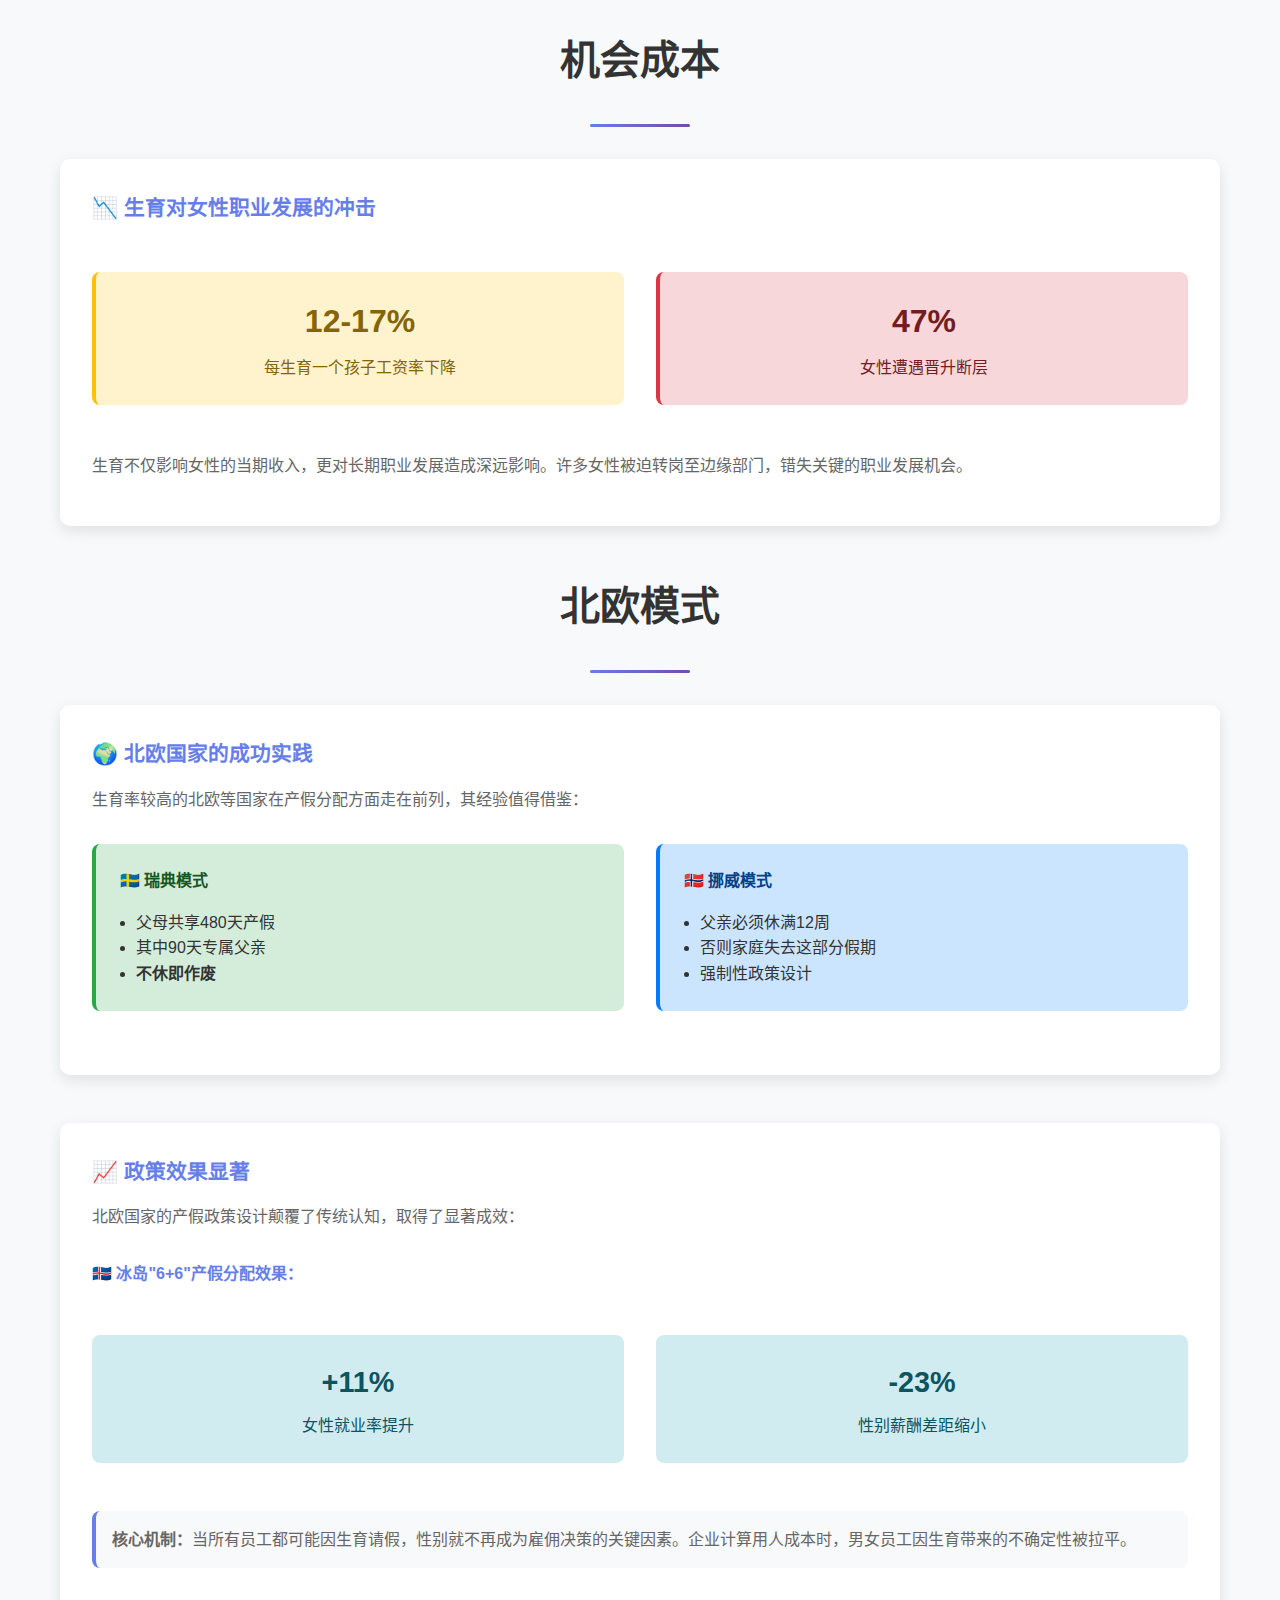
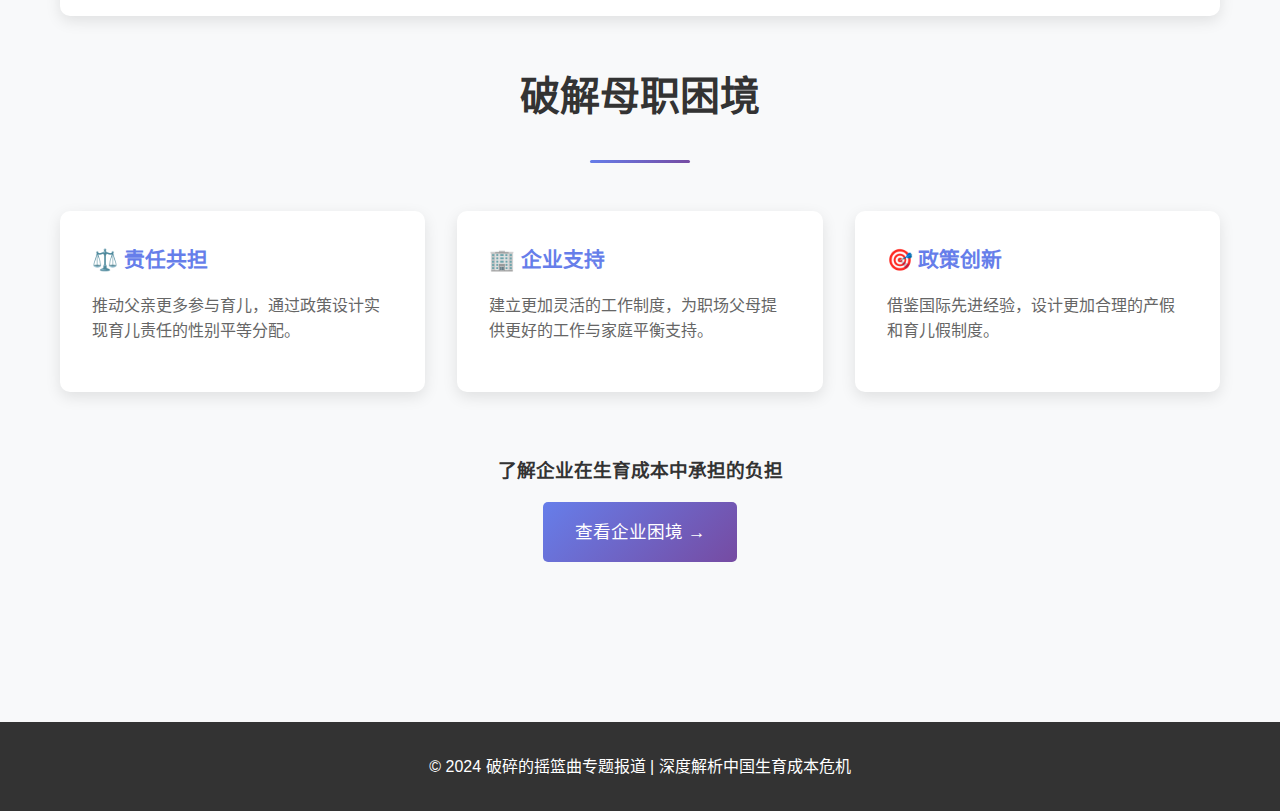
<file: maternal-challenges.html>
<!DOCTYPE html>
<html lang="zh-CN">
<head>
    <meta charset="UTF-8">
    <meta name="viewport" content="width=device-width, initial-scale=1.0">
    <title>母职困境 - 破碎的摇篮曲</title>
    <link rel="stylesheet" href="css/style.css">
</head>
<body>
    <!-- 导航栏 -->
    <nav class="navbar">
        <div class="nav-container">
            <a href="index.html" class="logo">破碎的摇篮曲</a>
            <ul class="nav-menu">
                <li><a href="index.html">首页</a></li>
                <li><a href="birth-status.html">生育现状</a></li>
                <li><a href="cost-analysis.html">天价账单</a></li>
                <li><a href="maternal-challenges.html">母职困境</a></li>
                <li><a href="enterprise-burden.html">企业之困</a></li>
                <li><a href="international-experience.html">国际经验</a></li>
                <li><a href="solutions.html">破局之道</a></li>
            </ul>
        </div>
    </nav>

    <!-- 主要内容 -->
    <main class="container">
        <!-- 页面标题 -->
        <section class="hero">
            <h1>母职困境</h1>
            <p>女性承担育儿重负：职业发展与家庭责任的艰难平衡</p>
        </section>

        <!-- 核心数据 -->
        <section class="stats">
            <div class="stat-item">
                <span class="stat-number">1217%</span>
                <div class="stat-label">每生育一个孩子工资率下降</div>
            </div>
            <div class="stat-item">
                <span class="stat-number">47%</span>
                <div class="stat-label">女性遭遇晋升断层</div>
            </div>
            <div class="stat-item">
                <span class="stat-number">2106小时</span>
                <div class="stat-label">0-4岁孩子母亲总计损失工作时间</div>
            </div>
            <div class="stat-item">
                <span class="stat-number">20%</span>
                <div class="stat-label">男性育儿假实际使用率</div>
            </div>
        </section>

        <div class="card">
            <h3>💼 孙悦的困境</h3>
            <blockquote style="border-left: 4px solid #f5576c; padding-left: 1rem; margin: 1.5rem 0; font-style: italic; color: #666; background: #fdf2f2; padding: 1rem; border-radius: 8px;">
                "很多时候孩子生病了，我还必须同时处理工作消息，根本顾不过来，焦头烂额。"
                <br><span style="font-size: 0.9rem;">—— 深圳某互联网公司 孙悦</span>
            </blockquote>

            <p>孙悦目前已经生育了一个孩子，工作和照顾孩子的冲突让她时常力不从心。在一线城市，尤其是互联网等行业，企业更倾向招聘男性或已完成生育的女性。由于产假导致的岗位空缺成本太高，许多未婚未育的女性甚至在招聘时就被拒之门外。</p>
        </div>



        <!-- 时间成本 -->
        <h2 class="section-title">时间成本</h2>
        <hr class="divider">

        <div class="image-container">
            <img src="image/图片11.png" alt="北欧国家育儿假政策" style="max-width: 100%;">
            <p style="text-align: center; color: #666; margin-top: 1rem;"></p>
        </div>

        <div class="image-container">
            <img src="image/图片12.png" alt="政策效果对比" style="max-width: 100%;">
            <p style="text-align: center; color: #666; margin-top: 1rem;"></p>
        </div>

        <div class="card" style="margin: 2rem 0;">
            <p style="line-height: 1.8;">生育一个孩子，意味着母亲在其0-18岁的成长周期中，总计将减少超过5000小时的正式工作时间。这相当于近三年全职工作的总时长，被从母亲的职业轨迹中"抹去"。</p>
            <p style="margin-top: 1rem; line-height: 1.8;">从趋势来看，折线呈现陡峭下滑。这表明女性时间成本高度集中于孩子的婴幼儿和学龄前阶段，这正是公共托育服务最为短缺、儿童照料需求最为密集的时期。母亲不得不大幅减少工作甚至中断职业生涯，来填补社会服务的空缺。"没人带孩子"也成为了生育意愿低的关键障碍——它意味着女性职业生涯的折损，也可能意味着晋升机会的永久错过。</p>
        </div>

        <div class="card-grid">
            <div class="card">
                <h3>⏰ 工作时间损失</h3>
                <p><strong>养育0-4岁孩子的影响：</strong></p>
                <ul style="margin: 1rem 0; padding-left: 2rem;">
                    <li>母亲每周减少有报酬工作时间：<span class="highlight">15-12.5小时</span></li>
                    <li>总计损失工作时间：<span class="highlight">2106小时</span></li>
                    <li>父亲的工作时间：<span class="highlight">几乎不受影响</span></li>
                </ul>
            </div>

            <div class="card">
                <h3>🎯 闲暇时间损耗</h3>
                <p><strong>个人时间的牺牲：</strong></p>
                <ul style="margin: 1rem 0; padding-left: 2rem;">
                    <li>一孩母亲每周减少闲暇：<span class="highlight">8.7小时</span></li>
                    <li>二孩母亲每周减少闲暇：<span class="highlight">10.8小时</span></li>
                    <li>分别是父亲的：<span class="highlight">1.5倍和1.3倍</span></li>
                </ul>
            </div>

            <div class="card">
                <h3>👨‍👶 男性育儿参与度严重不足</h3>
                <p>育儿责任的性别不平等是母职困境的重要原因：</p>

                <div style="margin: 2rem 0; background: #e7f3ff; padding: 1.5rem; border-radius: 8px;">
                    <h4 style="color: #0066cc; margin-bottom: 1rem;">中国男性育儿假现状：</h4>
                    <ul style="padding-left: 2rem; line-height: 1.8;">
                        <li>法定育儿假：<strong>仅5-15天</strong></li>
                        <li>实际使用率：<strong>不足20%</strong></li>
                        <li>社会观念：育儿仍被视为女性主要责任</li>
                        <li>结果：<strong>育儿责任仍由女性独扛</strong></li>
                    </ul>
                </div>
            </div>
        </div>

        <div class="image-container">
            <img src="image/图片13.png" alt="时间成本分析" style="max-width: 100%;">
            <p style="text-align: center; color: #666; margin-top: 1rem;">育儿时间成本的性别差异分析</p>
        </div>

        <div class="card" style="margin: 2rem 0;">
            <p style="line-height: 1.8;">不对称的时间成本，直接削弱女性生育意愿。时间成本是生育成本的隐性组成之一，且因育儿责任的性别失衡，这份成本在家庭内部分配极度不均。当女性在生育决策中面临既要牺牲职业、又要牺牲生活的不对称负担时，自然会对生育产生"得不偿失"的判断。这种隐性的时间成本，与显性的经济养育成本相叠加，最终让女性成为生育的主要利益受损者，直接削弱了生育意愿，是当前生育率低迷的重要因素之一。</p>
        </div>

        <div class="image-container">
            <img src="image/图片14.png" alt="男性育儿参与度对比" style="max-width: 100%;">
            <p style="text-align: center; color: #666; margin-top: 1rem;">男性育儿参与度严重不足</p>
        </div>



        <!-- 机会成本 -->
        <section style="margin: 3rem 0;">
            <h2 class="section-title">机会成本</h2>
            <hr class="divider">
            
            <div class="card">
                <h3>📉 生育对女性职业发展的冲击</h3>
                <div style="margin: 2rem 0;">
                    <div class="stats" style="grid-template-columns: repeat(2, 1fr);">
                        <div style="background: #fff3cd; padding: 1.5rem; border-radius: 8px; text-align: center; border-left: 4px solid #ffc107;">
                            <span style="font-size: 2rem; font-weight: bold; color: #856404; display: block;">12-17%</span>
                            <div style="color: #856404; margin-top: 0.5rem;">每生育一个孩子工资率下降</div>
                        </div>
                        <div style="background: #f8d7da; padding: 1.5rem; border-radius: 8px; text-align: center; border-left: 4px solid #dc3545;">
                            <span style="font-size: 2rem; font-weight: bold; color: #721c24; display: block;">47%</span>
                            <div style="color: #721c24; margin-top: 0.5rem;">女性遭遇晋升断层</div>
                        </div>
                    </div>
                </div>
                
                <p>生育不仅影响女性的当期收入，更对长期职业发展造成深远影响。许多女性被迫转岗至边缘部门，错失关键的职业发展机会。</p>
            </div>
        </section>





        <!-- 北欧模式 -->
        <h2 class="section-title">北欧模式</h2>
        <hr class="divider">

        <div class="card">
            <h3>🌍 北欧国家的成功实践</h3>
            <p>生育率较高的北欧等国家在产假分配方面走在前列，其经验值得借鉴：</p>
            
            <div class="card-grid" style="margin: 2rem 0;">
                <div style="background: #d4edda; padding: 1.5rem; border-radius: 8px; border-left: 4px solid #28a745;">
                    <h4 style="color: #155724; margin-bottom: 1rem;">🇸🇪 瑞典模式</h4>
                    <ul style="padding-left: 1rem; line-height: 1.6;">
                        <li>父母共享480天产假</li>
                        <li>其中90天专属父亲</li>
                        <li><strong>不休即作废</strong></li>
                    </ul>
                </div>
                
                <div style="background: #cce5ff; padding: 1.5rem; border-radius: 8px; border-left: 4px solid #007bff;">
                    <h4 style="color: #004085; margin-bottom: 1rem;">🇳🇴 挪威模式</h4>
                    <ul style="padding-left: 1rem; line-height: 1.6;">
                        <li>父亲必须休满12周</li>
                        <li>否则家庭失去这部分假期</li>
                        <li>强制性政策设计</li>
                    </ul>
                </div>
            </div>
        </div>



        <!-- 政策效果 -->
        <section style="margin: 3rem 0;">
            <div class="card">
                <h3>📈 政策效果显著</h3>
                <p>北欧国家的产假政策设计颠覆了传统认知，取得了显著成效：</p>
                
                <div style="margin: 2rem 0;">
                    <h4 style="color: #667eea; margin-bottom: 1rem;">🇮🇸 冰岛"6+6"产假分配效果：</h4>
                    <div class="stats" style="grid-template-columns: repeat(2, 1fr);">
                        <div style="background: #d1ecf1; padding: 1.5rem; border-radius: 8px; text-align: center;">
                            <span style="font-size: 1.8rem; font-weight: bold; color: #0c5460; display: block;">+11%</span>
                            <div style="color: #0c5460; margin-top: 0.5rem;">女性就业率提升</div>
                        </div>
                        <div style="background: #d1ecf1; padding: 1.5rem; border-radius: 8px; text-align: center;">
                            <span style="font-size: 1.8rem; font-weight: bold; color: #0c5460; display: block;">-23%</span>
                            <div style="color: #0c5460; margin-top: 0.5rem;">性别薪酬差距缩小</div>
                        </div>
                    </div>
                </div>
                
                <p style="background: #f8f9fa; padding: 1rem; border-radius: 8px; border-left: 4px solid #667eea;">
                    <strong>核心机制：</strong>当所有员工都可能因生育请假，性别就不再成为雇佣决策的关键因素。企业计算用人成本时，男女员工因生育带来的不确定性被拉平。
                </p>
            </div>
        </section>



        <!-- 破解母职困境 -->
        <section style="margin: 3rem 0;">
            <h2 class="section-title">破解母职困境</h2>
            <hr class="divider">
            
            <div class="card-grid">
                <div class="card">
                    <h3>⚖️ 责任共担</h3>
                    <p>推动父亲更多参与育儿，通过政策设计实现育儿责任的性别平等分配。</p>
                </div>

                <div class="card">
                    <h3>🏢 企业支持</h3>
                    <p>建立更加灵活的工作制度，为职场父母提供更好的工作与家庭平衡支持。</p>
                </div>

                <div class="card">
                    <h3>🎯 政策创新</h3>
                    <p>借鉴国际先进经验，设计更加合理的产假和育儿假制度。</p>
                </div>
            </div>
        </section>

        <!-- 导航到下一页 -->
        <section style="text-align: center; margin: 4rem 0;">
            <h3 style="margin-bottom: 1rem;">了解企业在生育成本中承担的负担</h3>
            <a href="enterprise-burden.html" class="card-link" style="font-size: 1.1rem; padding: 1rem 2rem;">
                查看企业困境 →
            </a>
        </section>
    </main>

    <!-- 页脚 -->
    <footer class="footer">
        <p>&copy; 2024 破碎的摇篮曲专题报道 | 深度解析中国生育成本危机</p>
    </footer>

    <script src="js/main.js"></script>
</body>
</html>
</file>
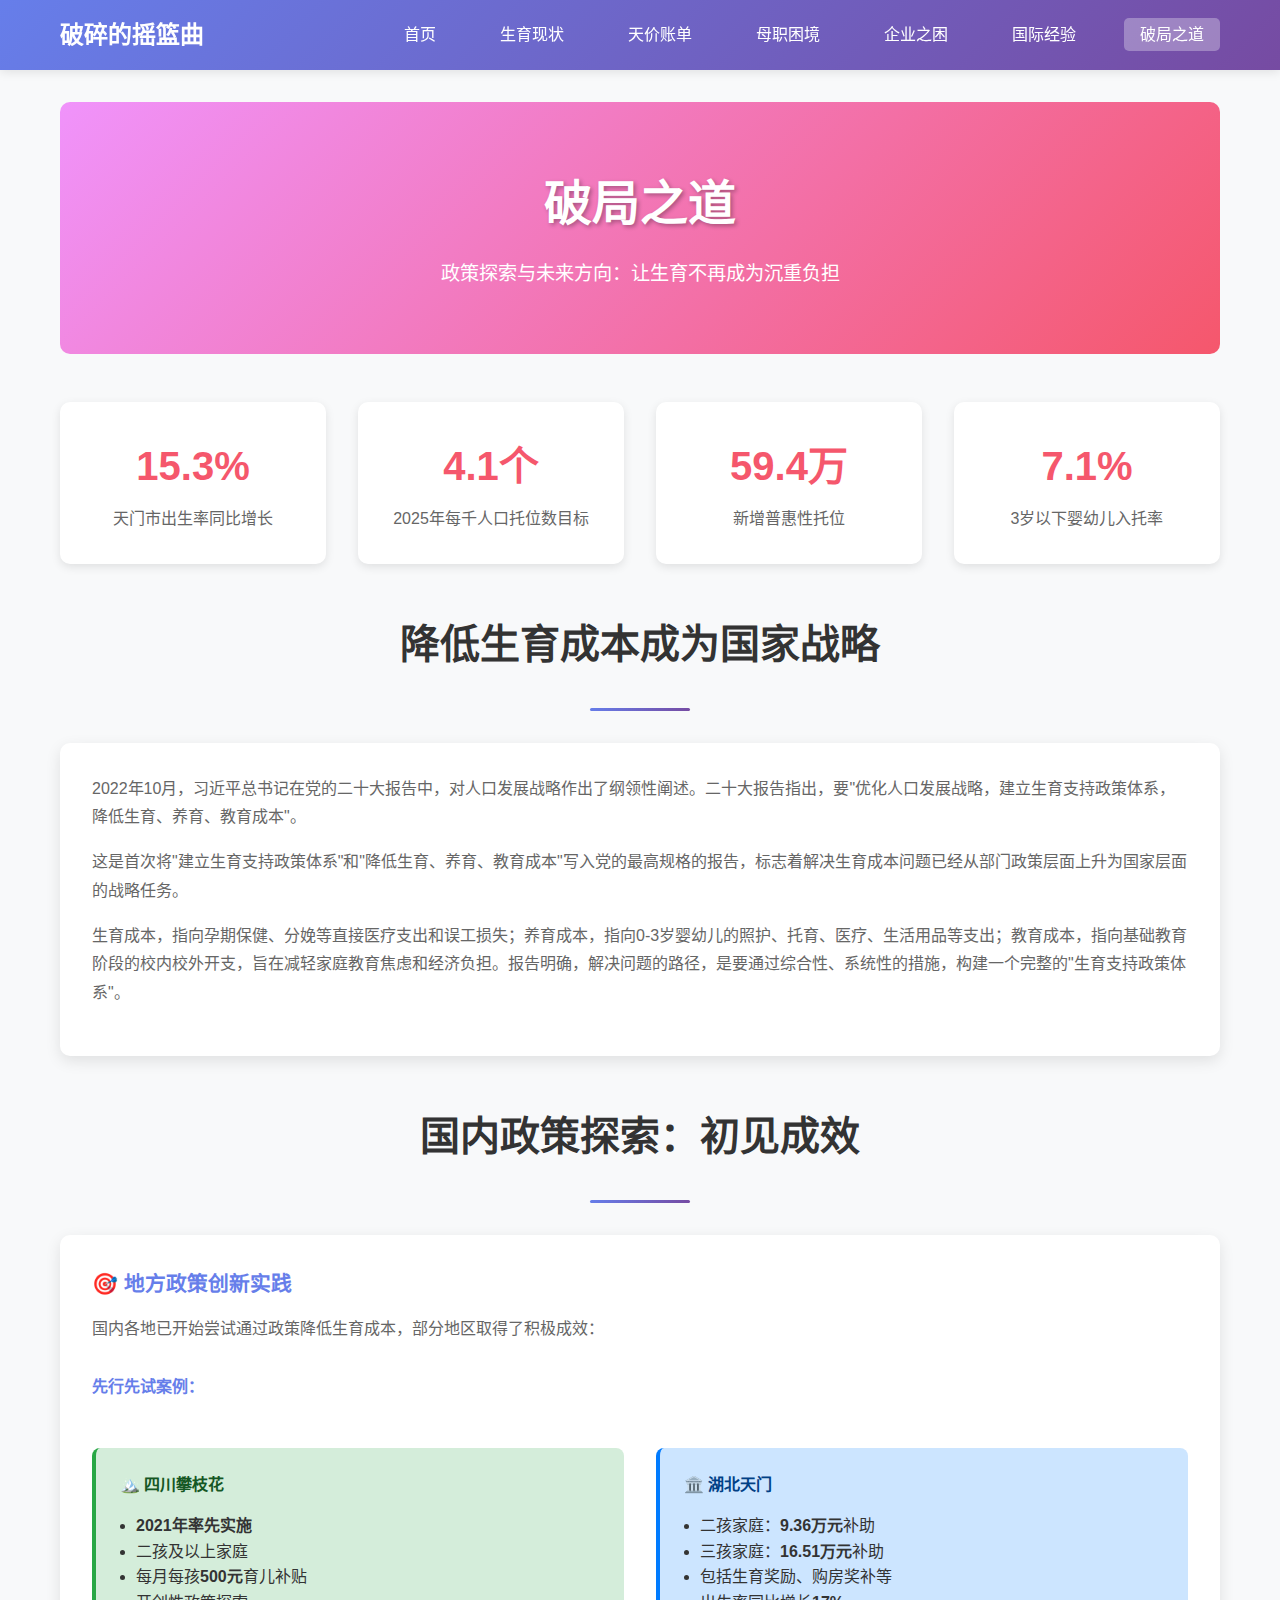
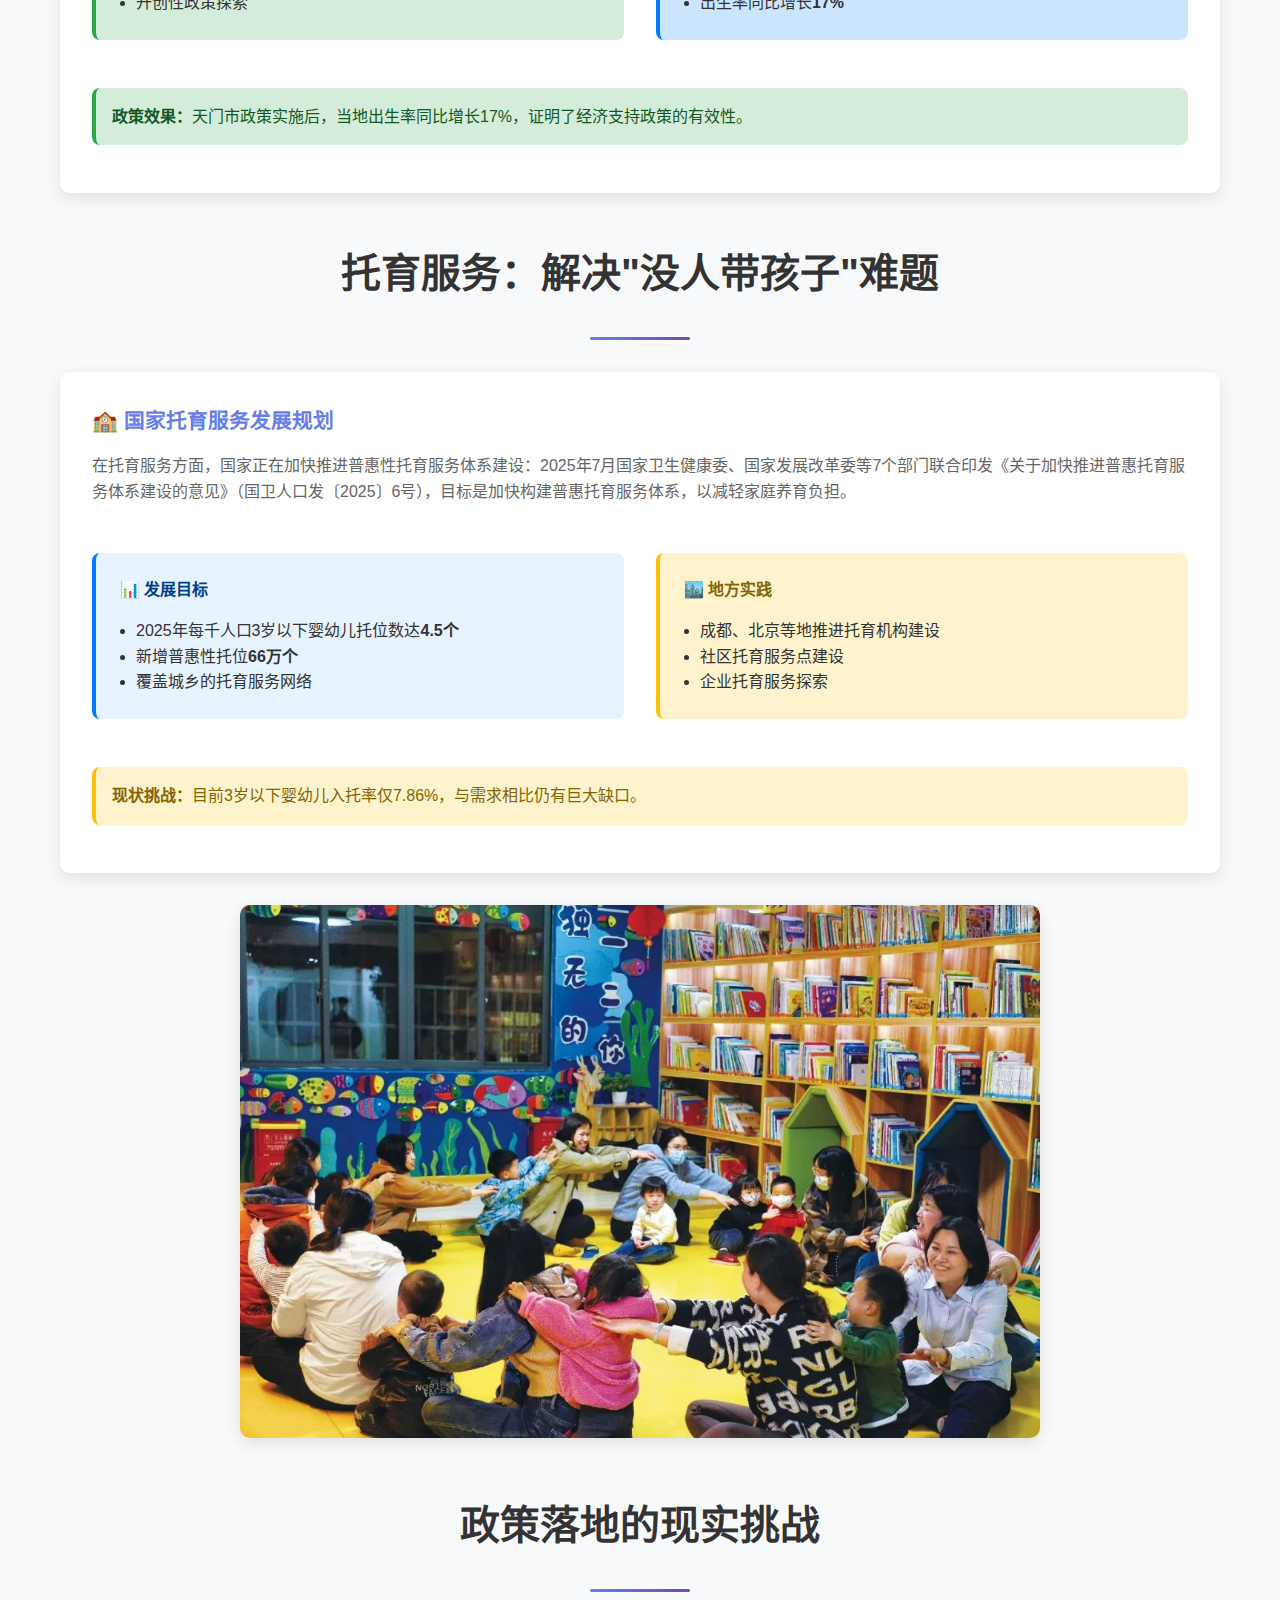
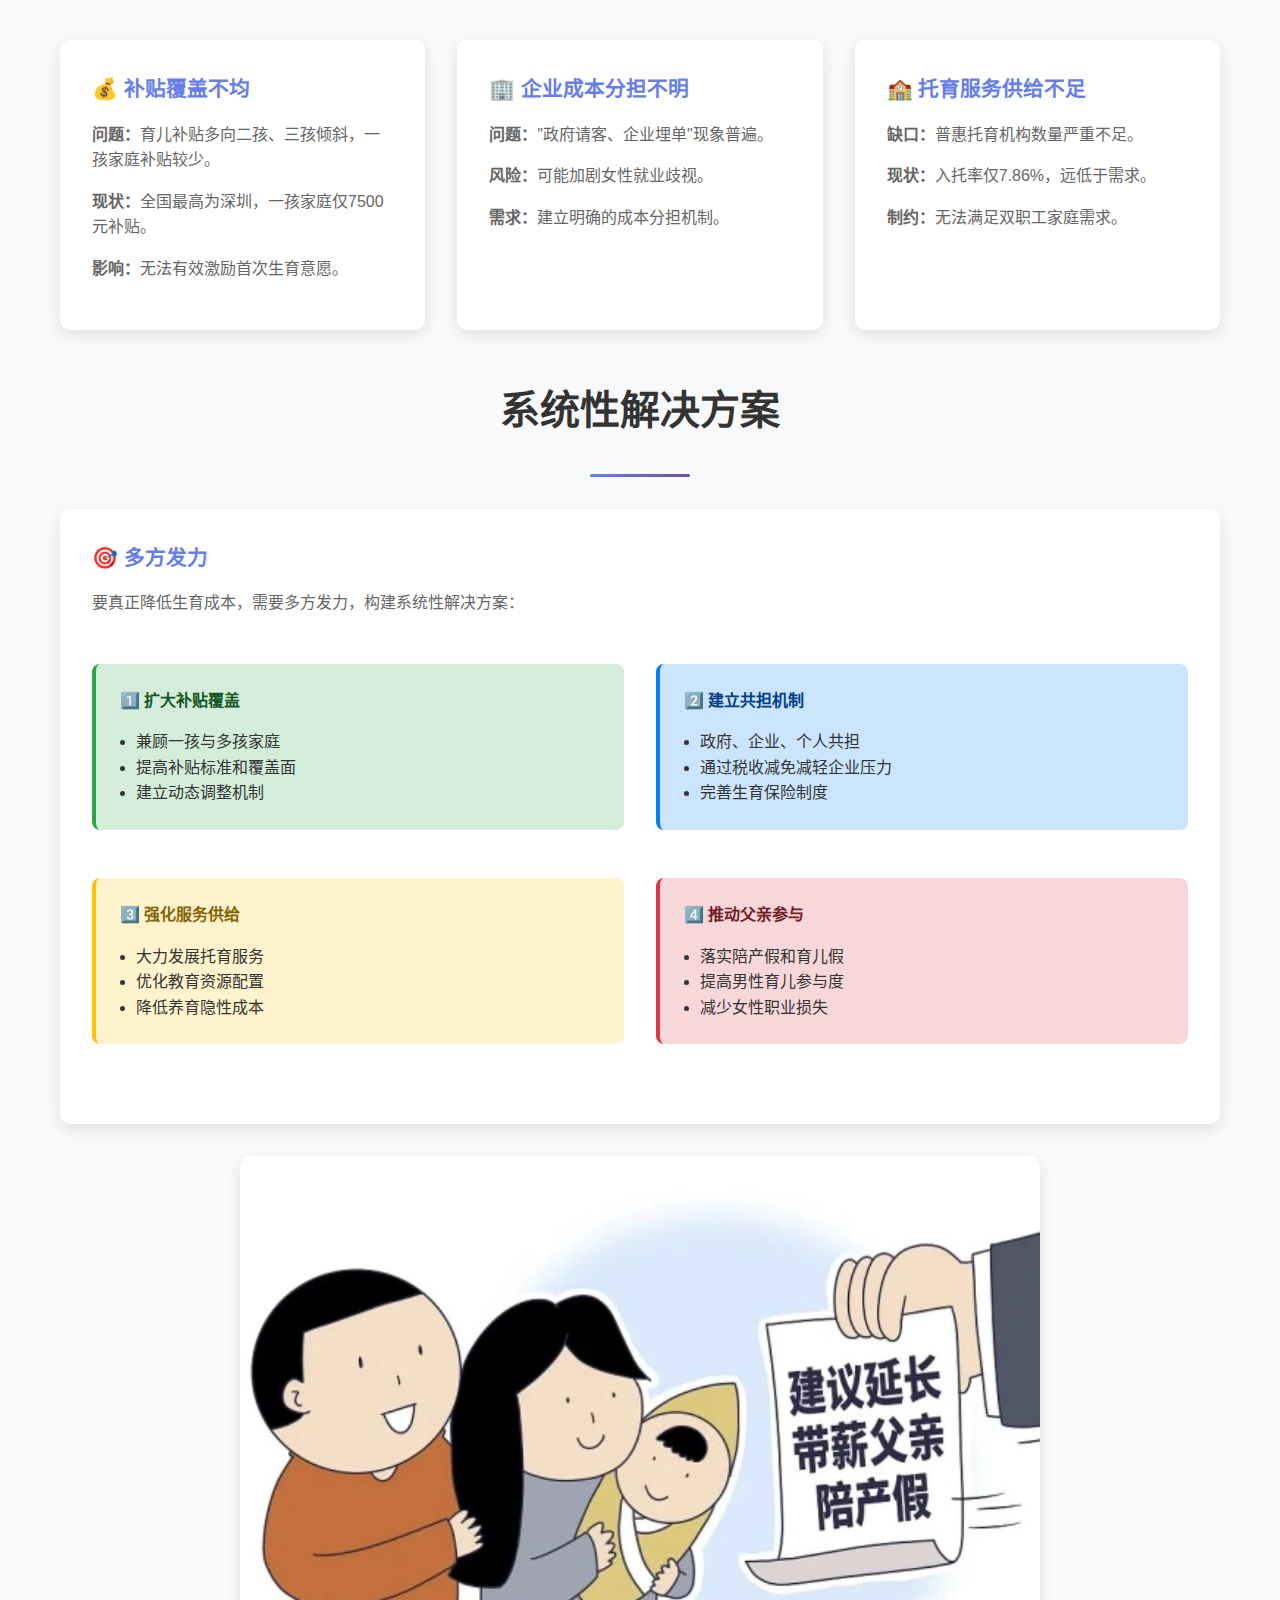
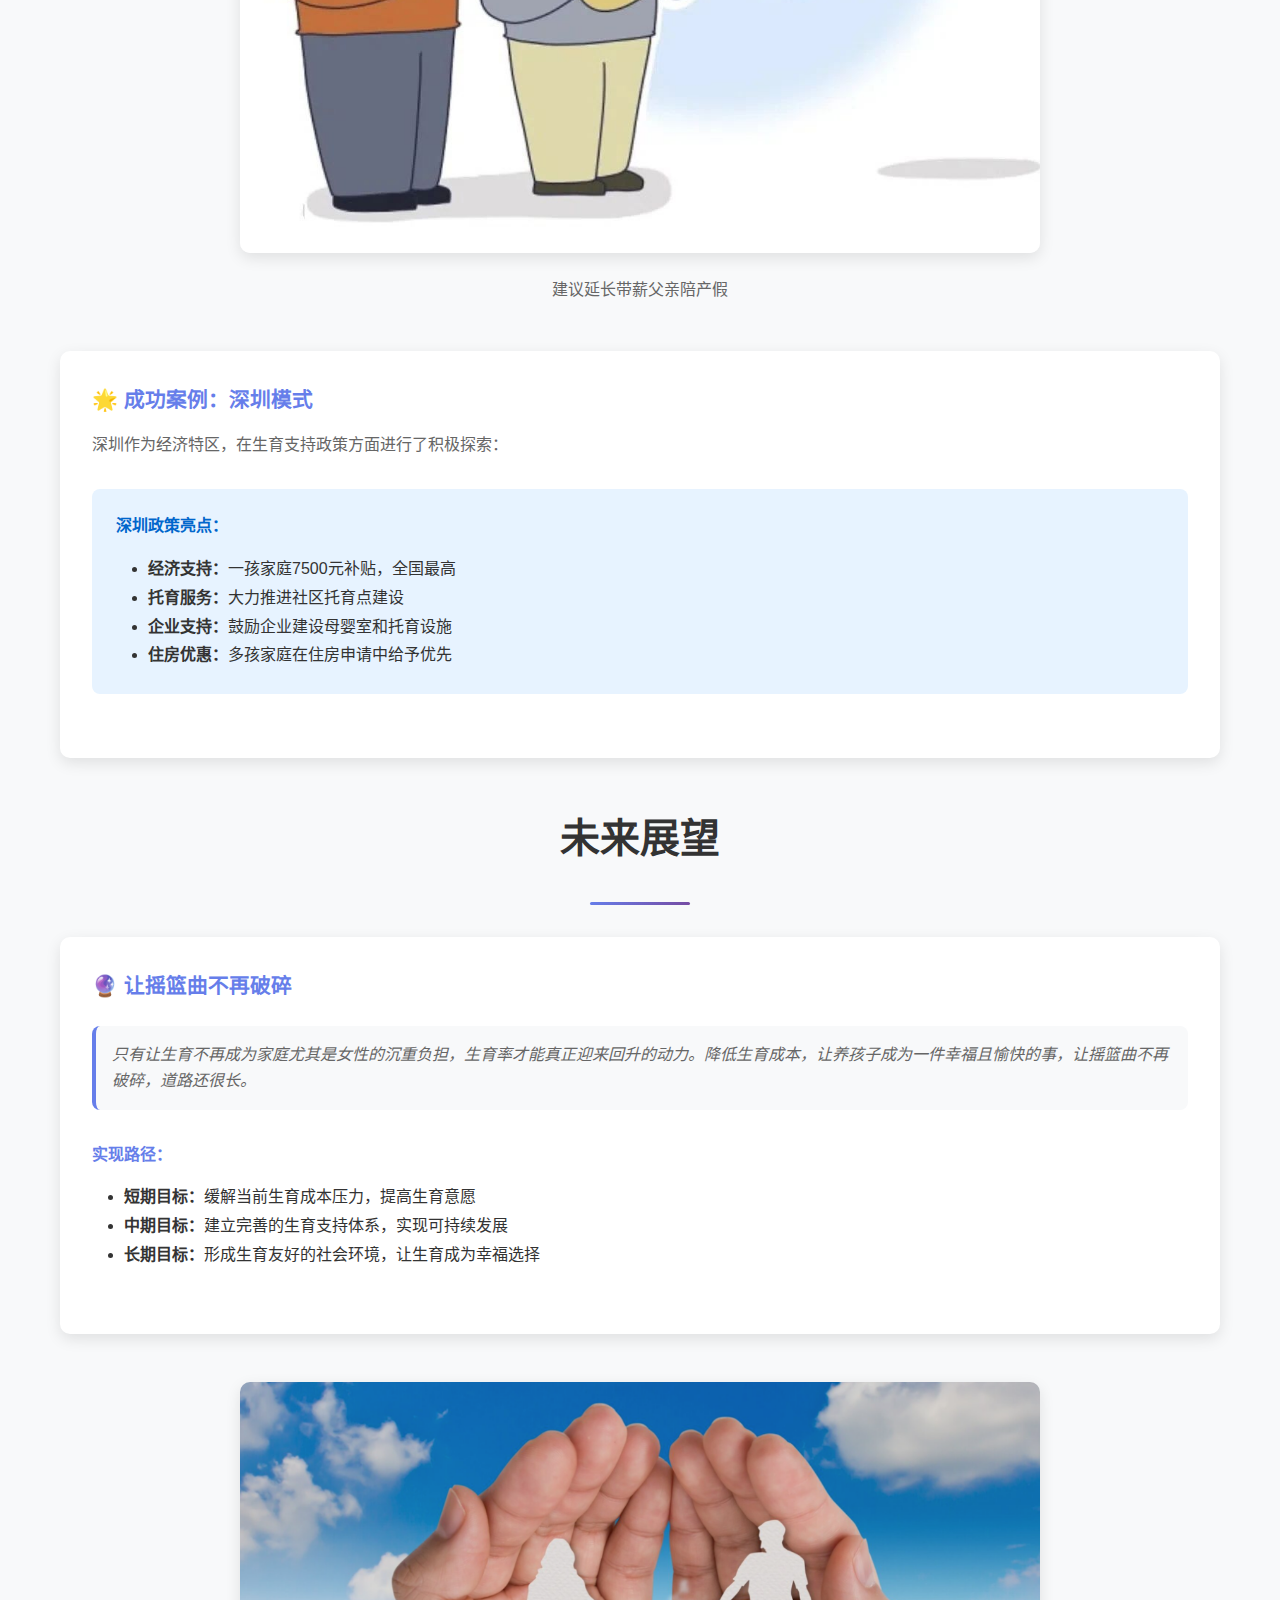
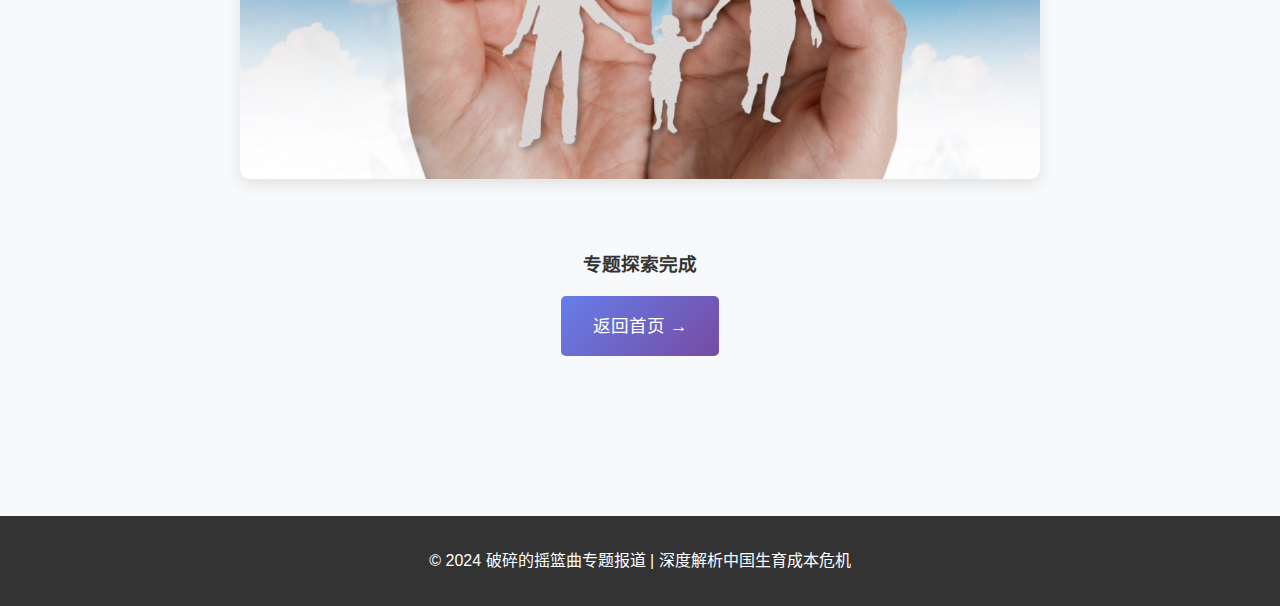
<file: solutions.html>
<!DOCTYPE html>
<html lang="zh-CN">
<head>
    <meta charset="UTF-8">
    <meta name="viewport" content="width=device-width, initial-scale=1.0">
    <title>破局之道 - 破碎的摇篮曲</title>
    <link rel="stylesheet" href="css/style.css">
</head>
<body>
    <!-- 导航栏 -->
    <nav class="navbar">
        <div class="nav-container">
            <a href="index.html" class="logo">破碎的摇篮曲</a>
            <ul class="nav-menu">
                <li><a href="index.html">首页</a></li>
                <li><a href="birth-status.html">生育现状</a></li>
                <li><a href="cost-analysis.html">天价账单</a></li>
                <li><a href="maternal-challenges.html">母职困境</a></li>
                <li><a href="enterprise-burden.html">企业之困</a></li>
                <li><a href="international-experience.html">国际经验</a></li>
                <li><a href="solutions.html">破局之道</a></li>
            </ul>
        </div>
    </nav>

    <!-- 主要内容 -->
    <main class="container">
        <!-- 页面标题 -->
        <section class="hero">
            <h1>破局之道</h1>
            <p>政策探索与未来方向：让生育不再成为沉重负担</p>
        </section>

        <!-- 核心数据 -->
        <section class="stats">
            <div class="stat-item">
                <span class="stat-number">17%</span>
                <div class="stat-label">天门市出生率同比增长</div>
            </div>
            <div class="stat-item">
                <span class="stat-number">4.5个</span>
                <div class="stat-label">2025年每千人口托位数目标</div>
            </div>
            <div class="stat-item">
                <span class="stat-number">66万</span>
                <div class="stat-label">新增普惠性托位</div>
            </div>
            <div class="stat-item">
                <span class="stat-number">7.86%</span>
                <div class="stat-label">3岁以下婴幼儿入托率</div>
            </div>
        </section>

        <!-- 国家战略 -->
        <h2 class="section-title">降低生育成本成为国家战略</h2>
        <hr class="divider">

        <div class="card">
            <p style="line-height: 1.8;">2022年10月，习近平总书记在党的二十大报告中，对人口发展战略作出了纲领性阐述。二十大报告指出，要"优化人口发展战略，建立生育支持政策体系，降低生育、养育、教育成本"。</p>
            <p style="margin-top: 1rem; line-height: 1.8;">这是首次将"建立生育支持政策体系"和"降低生育、养育、教育成本"写入党的最高规格的报告，标志着解决生育成本问题已经从部门政策层面上升为国家层面的战略任务。</p>
            <p style="margin-top: 1rem; line-height: 1.8;">生育成本，指向孕期保健、分娩等直接医疗支出和误工损失；养育成本，指向0-3岁婴幼儿的照护、托育、医疗、生活用品等支出；教育成本，指向基础教育阶段的校内校外开支，旨在减轻家庭教育焦虑和经济负担。报告明确，解决问题的路径，是要通过综合性、系统性的措施，构建一个完整的"生育支持政策体系"。</p>
        </div>

        <!-- 国内政策尝试 -->
        <h2 class="section-title">国内政策探索：初见成效</h2>
        <hr class="divider">

        <div class="card">
            <h3>🎯 地方政策创新实践</h3>
            <p>国内各地已开始尝试通过政策降低生育成本，部分地区取得了积极成效：</p>
            
            <div style="margin: 2rem 0;">
                <h4 style="color: #667eea; margin-bottom: 1rem;">先行先试案例：</h4>
                <div class="card-grid">
                    <div style="background: #d4edda; padding: 1.5rem; border-radius: 8px; border-left: 4px solid #28a745;">
                        <h4 style="color: #155724; margin-bottom: 1rem;">🏔️ 四川攀枝花</h4>
                        <ul style="padding-left: 1rem; line-height: 1.6;">
                            <li><strong>2021年率先实施</strong></li>
                            <li>二孩及以上家庭</li>
                            <li>每月每孩<strong>500元</strong>育儿补贴</li>
                            <li>开创性政策探索</li>
                        </ul>
                    </div>
                    
                    <div style="background: #cce5ff; padding: 1.5rem; border-radius: 8px; border-left: 4px solid #007bff;">
                        <h4 style="color: #004085; margin-bottom: 1rem;">🏛️ 湖北天门</h4>
                        <ul style="padding-left: 1rem; line-height: 1.6;">
                            <li>二孩家庭：<strong>9.36万元</strong>补助</li>
                            <li>三孩家庭：<strong>16.51万元</strong>补助</li>
                            <li>包括生育奖励、购房奖补等</li>
                            <li>出生率同比增长<strong>17%</strong></li>
                        </ul>
                    </div>
                </div>
            </div>
            
            <p style="background: #d4edda; padding: 1rem; border-radius: 8px; border-left: 4px solid #28a745; color: #155724;">
                <strong>政策效果：</strong>天门市政策实施后，当地出生率同比增长17%，证明了经济支持政策的有效性。
            </p>
        </div>

        <!-- 托育服务发展 -->
        <h2 class="section-title">托育服务：解决"没人带孩子"难题</h2>
        <hr class="divider">

        <div class="card">
            <h3>🏫 国家托育服务发展规划</h3>
            <p>在托育服务方面，国家正在加快推进普惠性托育服务体系建设：2025年7月国家卫生健康委、国家发展改革委等7个部门联合印发《关于加快推进普惠托育服务体系建设的意见》（国卫人口发〔2025〕6号），目标是加快构建普惠托育服务体系，以减轻家庭养育负担。</p>
            
            <div style="margin: 2rem 0;">
                <div class="card-grid">
                    <div style="background: #e7f3ff; padding: 1.5rem; border-radius: 8px; border-left: 4px solid #007bff;">
                        <h4 style="color: #004085; margin-bottom: 1rem;">📊 发展目标</h4>
                        <ul style="padding-left: 1rem; line-height: 1.6;">
                            <li>2025年每千人口3岁以下婴幼儿托位数达<strong>4.5个</strong></li>
                            <li>新增普惠性托位<strong>66万个</strong></li>
                            <li>覆盖城乡的托育服务网络</li>
                        </ul>
                    </div>
                    
                    <div style="background: #fff3cd; padding: 1.5rem; border-radius: 8px; border-left: 4px solid #ffc107;">
                        <h4 style="color: #856404; margin-bottom: 1rem;">🏙️ 地方实践</h4>
                        <ul style="padding-left: 1rem; line-height: 1.6;">
                            <li>成都、北京等地推进托育机构建设</li>
                            <li>社区托育服务点建设</li>
                            <li>企业托育服务探索</li>
                        </ul>
                    </div>
                </div>
            </div>
            
            <p style="background: #fff3cd; padding: 1rem; border-radius: 8px; border-left: 4px solid #ffc107; color: #856404;">
                <strong>现状挑战：</strong>目前3岁以下婴幼儿入托率仅7.86%，与需求相比仍有巨大缺口。
            </p>
        </div>

        <div class="image-container">
            <img src="image/图片19.png" alt="托育服务发展现状" style="max-width: 800px;">
        </div>

        <!-- 政策落地难点 -->
        <h2 class="section-title">政策落地的现实挑战</h2>
        <hr class="divider">

        <div class="card-grid">
            <div class="card">
                <h3>💰 补贴覆盖不均</h3>
                <p><strong>问题：</strong>育儿补贴多向二孩、三孩倾斜，一孩家庭补贴较少。</p>
                <p><strong>现状：</strong>全国最高为深圳，一孩家庭仅7500元补贴。</p>
                <p><strong>影响：</strong>无法有效激励首次生育意愿。</p>
            </div>

            <div class="card">
                <h3>🏢 企业成本分担不明</h3>
                <p><strong>问题：</strong>"政府请客、企业埋单"现象普遍。</p>
                <p><strong>风险：</strong>可能加剧女性就业歧视。</p>
                <p><strong>需求：</strong>建立明确的成本分担机制。</p>
            </div>

            <div class="card">
                <h3>🏫 托育服务供给不足</h3>
                <p><strong>缺口：</strong>普惠托育机构数量严重不足。</p>
                <p><strong>现状：</strong>入托率仅7.86%，远低于需求。</p>
                <p><strong>制约：</strong>无法满足双职工家庭需求。</p>
            </div>
        </div>

        <!-- 未来解决方案 -->
        <h2 class="section-title">系统性解决方案</h2>
        <hr class="divider">

        <div class="card">
            <h3>🎯 多方发力</h3>
            <p>要真正降低生育成本，需要多方发力，构建系统性解决方案：</p>

            <div style="margin: 2rem 0;">
                <!-- 第一行：前两个方向 -->
                <div class="card-grid" style="margin-bottom: 1.5rem;">
                    <div style="background: #d4edda; padding: 1.5rem; border-radius: 8px; border-left: 4px solid #28a745;">
                        <h4 style="color: #155724; margin-bottom: 1rem;">1️⃣ 扩大补贴覆盖</h4>
                        <ul style="padding-left: 1rem; line-height: 1.6;">
                            <li>兼顾一孩与多孩家庭</li>
                            <li>提高补贴标准和覆盖面</li>
                            <li>建立动态调整机制</li>
                        </ul>
                    </div>

                    <div style="background: #cce5ff; padding: 1.5rem; border-radius: 8px; border-left: 4px solid #007bff;">
                        <h4 style="color: #004085; margin-bottom: 1rem;">2️⃣ 建立共担机制</h4>
                        <ul style="padding-left: 1rem; line-height: 1.6;">
                            <li>政府、企业、个人共担</li>
                            <li>通过税收减免减轻企业压力</li>
                            <li>完善生育保险制度</li>
                        </ul>
                    </div>
                </div>

                <!-- 第二行：后两个方向 -->
                <div class="card-grid">
                    <div style="background: #fff3cd; padding: 1.5rem; border-radius: 8px; border-left: 4px solid #ffc107;">
                        <h4 style="color: #856404; margin-bottom: 1rem;">3️⃣ 强化服务供给</h4>
                        <ul style="padding-left: 1rem; line-height: 1.6;">
                            <li>大力发展托育服务</li>
                            <li>优化教育资源配置</li>
                            <li>降低养育隐性成本</li>
                        </ul>
                    </div>

                    <div style="background: #f8d7da; padding: 1.5rem; border-radius: 8px; border-left: 4px solid #dc3545;">
                        <h4 style="color: #721c24; margin-bottom: 1rem;">4️⃣ 推动父亲参与</h4>
                        <ul style="padding-left: 1rem; line-height: 1.6;">
                            <li>落实陪产假和育儿假</li>
                            <li>提高男性育儿参与度</li>
                            <li>减少女性职业损失</li>
                        </ul>
                    </div>
                </div>
            </div>
        </div>

        <div class="image-container">
            <img src="image/图片17.png" alt="父亲陪产假政策建议" style="max-width: 800px;">
            <p style="text-align: center; color: #666; margin-top: 1rem;">建议延长带薪父亲陪产假</p>
        </div>

        <!-- 成功案例展示 -->
        <section style="margin: 3rem 0;">
            <div class="card">
                <h3>🌟 成功案例：深圳模式</h3>
                <p>深圳作为经济特区，在生育支持政策方面进行了积极探索：</p>

                <div style="margin: 2rem 0; background: #e7f3ff; padding: 1.5rem; border-radius: 8px;">
                    <h4 style="color: #0066cc; margin-bottom: 1rem;">深圳政策亮点：</h4>
                    <ul style="padding-left: 2rem; line-height: 1.8;">
                        <li><strong>经济支持：</strong>一孩家庭7500元补贴，全国最高</li>
                        <li><strong>托育服务：</strong>大力推进社区托育点建设</li>
                        <li><strong>企业支持：</strong>鼓励企业建设母婴室和托育设施</li>
                        <li><strong>住房优惠：</strong>多孩家庭在住房申请中给予优先</li>
                    </ul>
                </div>
            </div>
        </section>

        <!-- 未来展望 -->
        <section style="margin: 3rem 0;">
            <h2 class="section-title">未来展望</h2>
            <hr class="divider">

            <div class="card">
                <h3>🔮 让摇篮曲不再破碎</h3>

                <blockquote style="border-left: 4px solid #667eea; padding-left: 1rem; margin: 1.5rem 0; font-style: italic; color: #666; background: #f8f9fa; padding: 1rem; border-radius: 8px;">
                    只有让生育不再成为家庭尤其是女性的沉重负担，生育率才能真正迎来回升的动力。降低生育成本，让养孩子成为一件幸福且愉快的事，让摇篮曲不再破碎，道路还很长。
                </blockquote>

                <div style="margin: 2rem 0;">
                    <h4 style="color: #667eea; margin-bottom: 1rem;">实现路径：</h4>
                    <ul style="padding-left: 2rem; line-height: 1.8;">
                        <li><strong>短期目标：</strong>缓解当前生育成本压力，提高生育意愿</li>
                        <li><strong>中期目标：</strong>建立完善的生育支持体系，实现可持续发展</li>
                        <li><strong>长期目标：</strong>形成生育友好的社会环境，让生育成为幸福选择</li>
                    </ul>
                </div>
            </div>
        </section>

        <div class="image-container">
            <img src="image/图片21.png" alt="未来展望" style="max-width: 800px;">
        </div>

        <!-- 返回首页 -->
        <section style="text-align: center; margin: 4rem 0;">
            <h3 style="margin-bottom: 1rem;">专题探索完成</h3>
            <a href="index.html" class="card-link" style="font-size: 1.1rem; padding: 1rem 2rem;">
                返回首页 →
            </a>
        </section>
    </main>

    <!-- 页脚 -->
    <footer class="footer">
        <p>&copy; 2024 破碎的摇篮曲专题报道 | 深度解析中国生育成本危机</p>
    </footer>

    <script src="js/main.js"></script>
</body>
</html>
</file>
<file: css/style.css>
/* 全局样式 */
* {
    margin: 0;
    padding: 0;
    box-sizing: border-box;
}

body {
    font-family: 'Microsoft YaHei', 'PingFang SC', 'Helvetica Neue', Arial, sans-serif;
    line-height: 1.6;
    color: #333;
    background-color: #f8f9fa;
}

/* 导航栏样式 */
.navbar {
    background: linear-gradient(135deg, #667eea 0%, #764ba2 100%);
    padding: 1rem 0;
    box-shadow: 0 2px 10px rgba(0,0,0,0.1);
    position: sticky;
    top: 0;
    z-index: 1000;
}

.nav-container {
    max-width: 1200px;
    margin: 0 auto;
    padding: 0 20px;
    display: flex;
    justify-content: space-between;
    align-items: center;
}

.logo {
    color: white;
    font-size: 1.5rem;
    font-weight: bold;
    text-decoration: none;
}

.nav-menu {
    display: flex;
    list-style: none;
    gap: 2rem;
}

.nav-menu a {
    color: white;
    text-decoration: none;
    padding: 0.5rem 1rem;
    border-radius: 5px;
    transition: background-color 0.3s;
}

.nav-menu a:hover {
    background-color: rgba(255,255,255,0.2);
}

/* 主要内容区域 */
.container {
    max-width: 1200px;
    margin: 0 auto;
    padding: 2rem 20px;
}

.hero {
    text-align: center;
    padding: 4rem 0;
    background: linear-gradient(135deg, #f093fb 0%, #f5576c 100%);
    color: white;
    margin-bottom: 3rem;
    border-radius: 10px;
}

.hero h1 {
    font-size: 3rem;
    margin-bottom: 1rem;
    text-shadow: 2px 2px 4px rgba(0,0,0,0.3);
}

.hero p {
    font-size: 1.2rem;
    max-width: 600px;
    margin: 0 auto;
}

/* 卡片样式 */
.card-grid {
    display: grid;
    grid-template-columns: repeat(auto-fit, minmax(300px, 1fr));
    gap: 2rem;
    margin: 3rem 0;
}

.card {
    background: white;
    border-radius: 10px;
    padding: 2rem;
    box-shadow: 0 5px 15px rgba(0,0,0,0.1);
    transition: transform 0.3s, box-shadow 0.3s;
}

.card:hover {
    transform: translateY(-5px);
    box-shadow: 0 10px 25px rgba(0,0,0,0.15);
}

.card h3 {
    color: #667eea;
    margin-bottom: 1rem;
    font-size: 1.3rem;
}

.card p {
    color: #666;
    margin-bottom: 1rem;
}

.card-link {
    display: inline-block;
    background: linear-gradient(135deg, #667eea 0%, #764ba2 100%);
    color: white;
    padding: 0.7rem 1.5rem;
    text-decoration: none;
    border-radius: 5px;
    transition: opacity 0.3s;
}

.card-link:hover {
    opacity: 0.9;
}

/* 统计数据样式 */
.stats {
    display: grid;
    grid-template-columns: repeat(auto-fit, minmax(200px, 1fr));
    gap: 2rem;
    margin: 3rem 0;
}

.stat-item {
    text-align: center;
    padding: 2rem;
    background: white;
    border-radius: 10px;
    box-shadow: 0 3px 10px rgba(0,0,0,0.1);
}

.stat-number {
    font-size: 2.5rem;
    font-weight: bold;
    color: #f5576c;
    display: block;
}

.stat-label {
    color: #666;
    margin-top: 0.5rem;
}

/* 图片样式 */
.image-container {
    text-align: center;
    margin: 2rem 0;
    position: relative;
}

.image-container img {
    max-width: 100%;
    height: auto;
    border-radius: 10px;
    box-shadow: 0 5px 15px rgba(0,0,0,0.1);
    transition: transform 0.3s ease, box-shadow 0.3s ease;
}

.image-container img:hover {
    transform: scale(1.02);
    box-shadow: 0 8px 25px rgba(0,0,0,0.15);
}

/* 懒加载图片样式 */
.image-container img.lazy {
    opacity: 0;
    transition: opacity 0.3s;
}

.image-container img.lazy.loaded {
    opacity: 1;
}

/* 图片加载占位符 */
.image-placeholder {
    background: linear-gradient(90deg, #f0f0f0 25%, #e0e0e0 50%, #f0f0f0 75%);
    background-size: 200% 100%;
    animation: loading 1.5s infinite;
    border-radius: 10px;
    min-height: 200px;
    display: flex;
    align-items: center;
    justify-content: center;
    color: #999;
}

@keyframes loading {
    0% { background-position: 200% 0; }
    100% { background-position: -200% 0; }
}

/* 页脚样式 */
.footer {
    background: #333;
    color: white;
    text-align: center;
    padding: 2rem 0;
    margin-top: 4rem;
}

/* 移动端导航 */
.mobile-menu-toggle {
    display: none;
    background: none;
    border: none;
    color: white;
    font-size: 1.5rem;
    cursor: pointer;
}

/* 响应式设计 */
@media (max-width: 768px) {
    .mobile-menu-toggle {
        display: block;
    }

    .nav-menu {
        display: none;
        position: absolute;
        top: 100%;
        left: 0;
        right: 0;
        background: linear-gradient(135deg, #667eea 0%, #764ba2 100%);
        flex-direction: column;
        padding: 1rem;
        box-shadow: 0 2px 10px rgba(0,0,0,0.1);
    }

    .nav-menu.mobile-active {
        display: flex;
    }

    .nav-container {
        position: relative;
    }

    .hero h1 {
        font-size: 2rem;
    }

    .hero p {
        font-size: 1rem;
    }

    .card-grid {
        grid-template-columns: 1fr;
        gap: 1.5rem;
    }

    .stats {
        grid-template-columns: repeat(2, 1fr);
        gap: 1rem;
    }

    .container {
        padding: 1rem 15px;
    }

    .card {
        padding: 1.5rem;
    }

    .section-title {
        font-size: 2rem;
    }

    /* 修复生育现状页面的grid布局 */
    #survey-grid {
        grid-template-columns: 1fr !important;
        gap: 1.5rem !important;
    }
}

@media (max-width: 480px) {
    .stats {
        grid-template-columns: 1fr;
    }

    .hero h1 {
        font-size: 1.8rem;
    }

    .hero {
        padding: 2rem 0;
    }

    .stat-number {
        font-size: 2rem;
    }

    .card {
        padding: 1rem;
    }

    .section-title {
        font-size: 1.8rem;
    }

    .card-link {
        padding: 0.5rem 1rem;
        font-size: 0.9rem;
    }

    .survey-content {
        grid-template-columns: 1fr !important;
        gap: 1rem !important;
    }
}

/* 动画效果 */
@keyframes fadeInUp {
    from {
        opacity: 0;
        transform: translateY(30px);
    }
    to {
        opacity: 1;
        transform: translateY(0);
    }
}

.fade-in {
    animation: fadeInUp 0.6s ease-out;
}

/* 特殊样式 */
.highlight {
    background: linear-gradient(120deg, #f093fb 0%, #f5576c 100%);
    -webkit-background-clip: text;
    -webkit-text-fill-color: transparent;
    background-clip: text;
    font-weight: bold;
}

.section-title {
    text-align: center;
    font-size: 2.5rem;
    margin: 3rem 0 2rem 0;
    color: #333;
}

.divider {
    height: 3px;
    background: linear-gradient(135deg, #667eea 0%, #764ba2 100%);
    border: none;
    border-radius: 2px;
    margin: 2rem auto;
    width: 100px;
}
</file>
